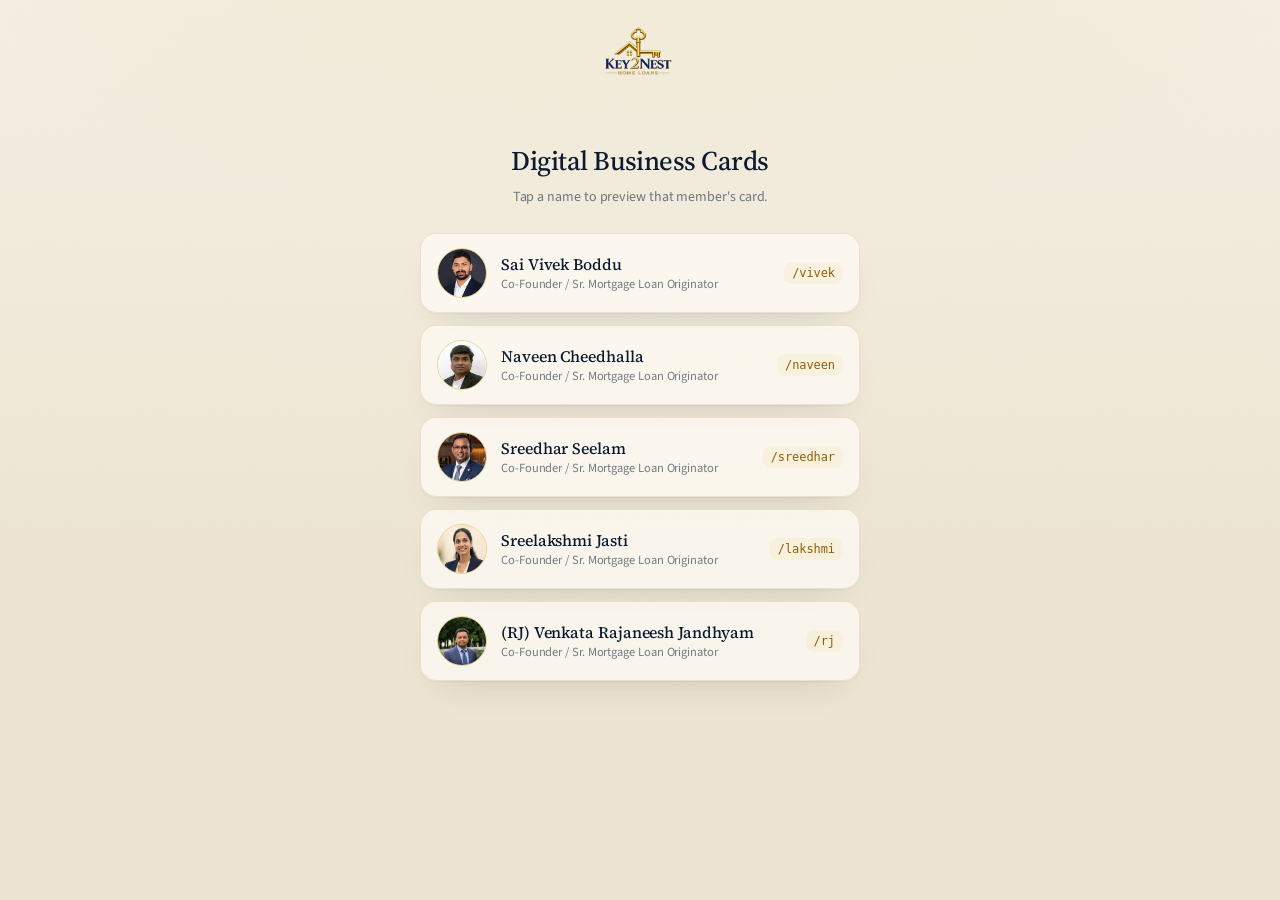
<file: Key2Nest_Version6 - Copy/cards/index.html>
<!doctype html>
<html lang="en">
<head>
  <meta charset="utf-8" />
  <meta name="viewport" content="width=device-width, initial-scale=1, viewport-fit=cover" />
  <meta name="theme-color" content="#0B1A2E" media="(prefers-color-scheme: dark)" />
  <meta name="theme-color" content="#F4EFE3" media="(prefers-color-scheme: light)" />
  <meta name="robots" content="noindex" />
  <title>Key2Nest — Team Cards</title>
  <link href="https://fonts.googleapis.com/css2?family=Source+Sans+3:wght@300..700&family=Source+Serif+4:opsz,wght@8..60,300..700&display=swap" rel="stylesheet" />
  <link rel="stylesheet" href="./card.css" />
</head>
<body class="index-body">
  <main class="index-wrap">
    <a class="brand" href="https://key2nesthomeloans.com" aria-label="Key2Nest Home Loans home">
      <picture>
        <source srcset="./assets/Logo_LV-1x.png 1x, ./assets/Logo_LV-2x.png 2x" media="(prefers-color-scheme: light)" />
        <img src="./assets/Logo_DV-1x.png" srcset="./assets/Logo_DV-1x.png 1x, ./assets/Logo_DV-2x.png 2x" alt="Key2Nest Home Loans" class="index-logo" width="200" height="200" />
      </picture>
    </a>
    <h1>Digital Business Cards</h1>
    <p class="index-sub">Tap a name to preview that member's card.</p>
    <ul class="index-list">
      <li><a href="./vivek/">
        <img src="./assets/Vivek.jpeg" alt="" width="56" height="56" />
        <span><strong>Sai Vivek Boddu</strong><em>Co-Founder / Sr. Mortgage Loan Originator</em></span>
        <code>/vivek</code></a></li>
      <li><a href="./naveen/">
        <img src="./assets/Naveen.jpeg" alt="" width="56" height="56" />
        <span><strong>Naveen Cheedhalla</strong><em>Co-Founder / Sr. Mortgage Loan Originator</em></span>
        <code>/naveen</code></a></li>
      <li><a href="./sreedhar/">
        <img src="./assets/Sreedhar.jpeg" alt="" width="56" height="56" />
        <span><strong>Sreedhar Seelam</strong><em>Co-Founder / Sr. Mortgage Loan Originator</em></span>
        <code>/sreedhar</code></a></li>
      <li><a href="./lakshmi/">
        <img src="./assets/Lakshmi.jpeg" alt="" width="56" height="56" />
        <span><strong>Sreelakshmi Jasti</strong><em>Co-Founder / Sr. Mortgage Loan Originator</em></span>
        <code>/lakshmi</code></a></li>
      <li><a href="./rj/">
        <img src="./assets/Rajaneesh_new.png" alt="" width="56" height="56" />
        <span><strong>(RJ) Venkata Rajaneesh Jandhyam</strong><em>Co-Founder / Sr. Mortgage Loan Originator</em></span>
        <code>/rj</code></a></li>
    </ul>
  </main>
</body>
</html>
</file>
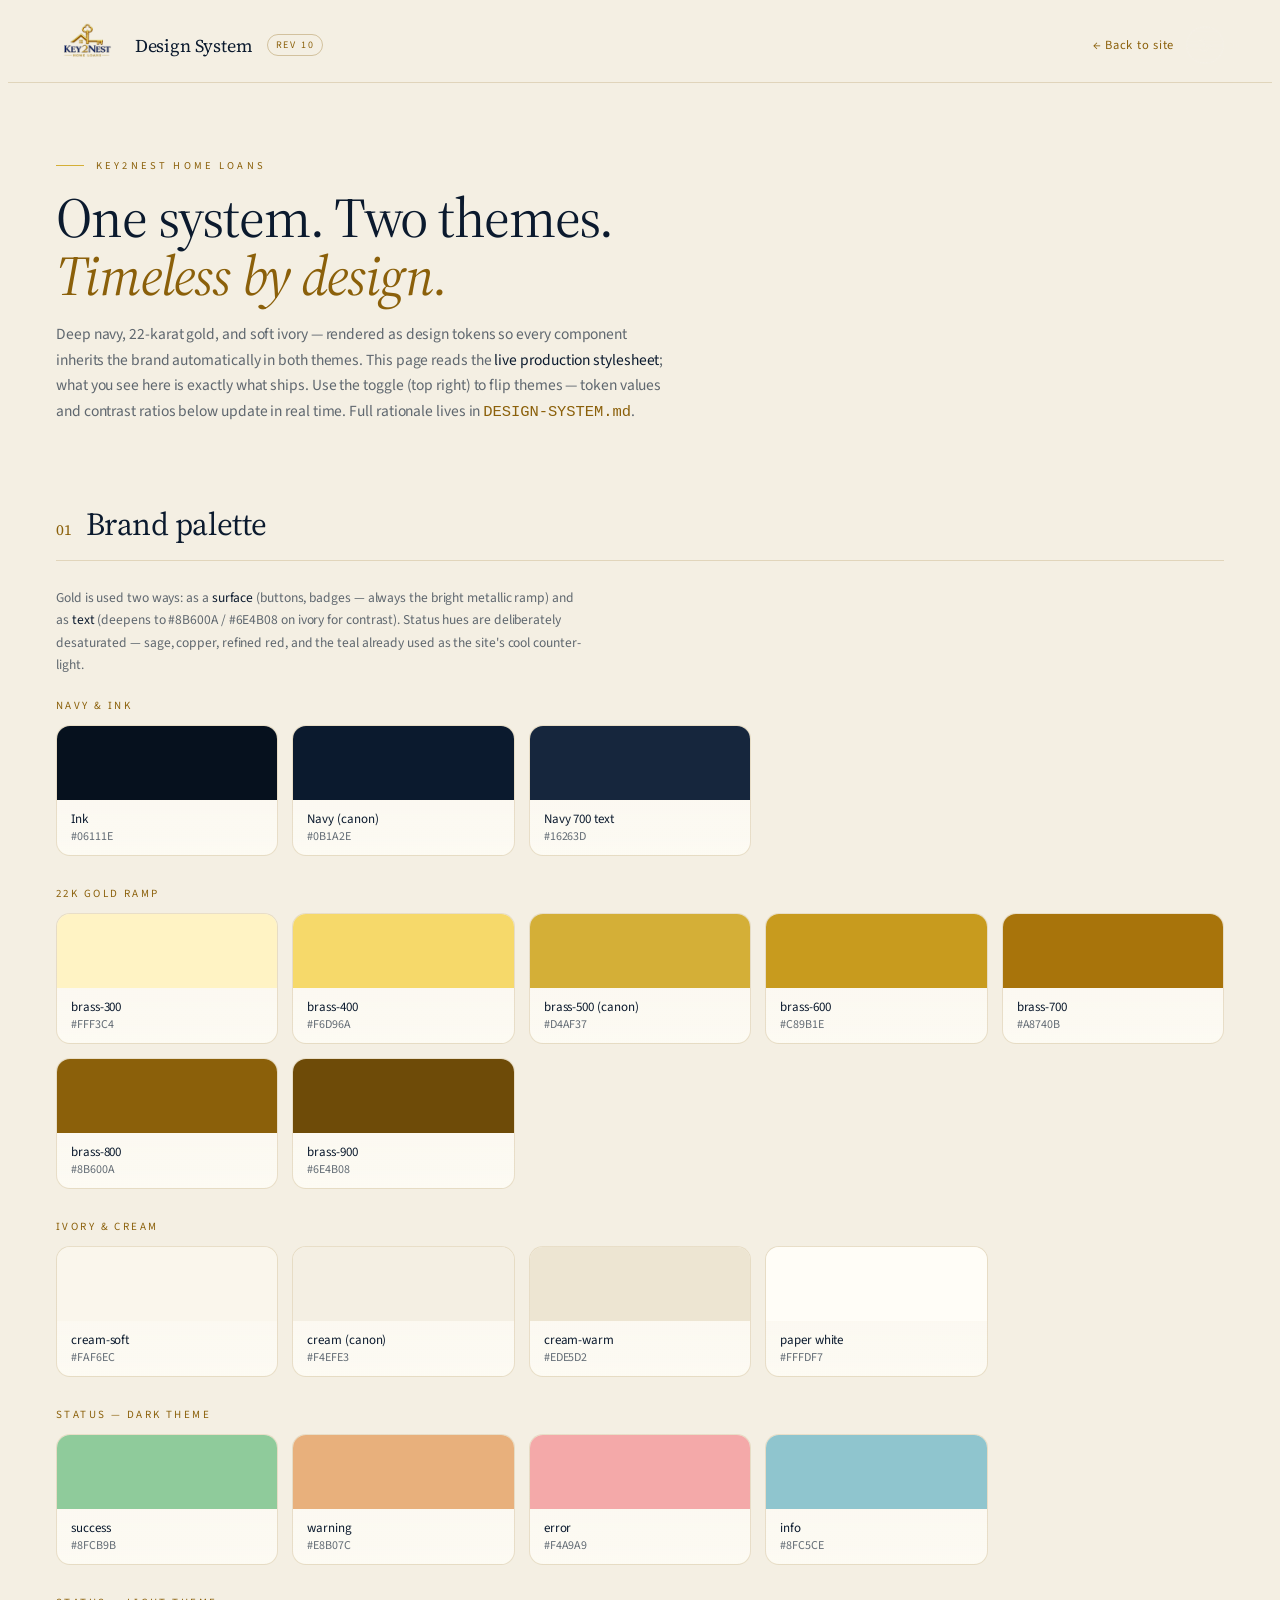
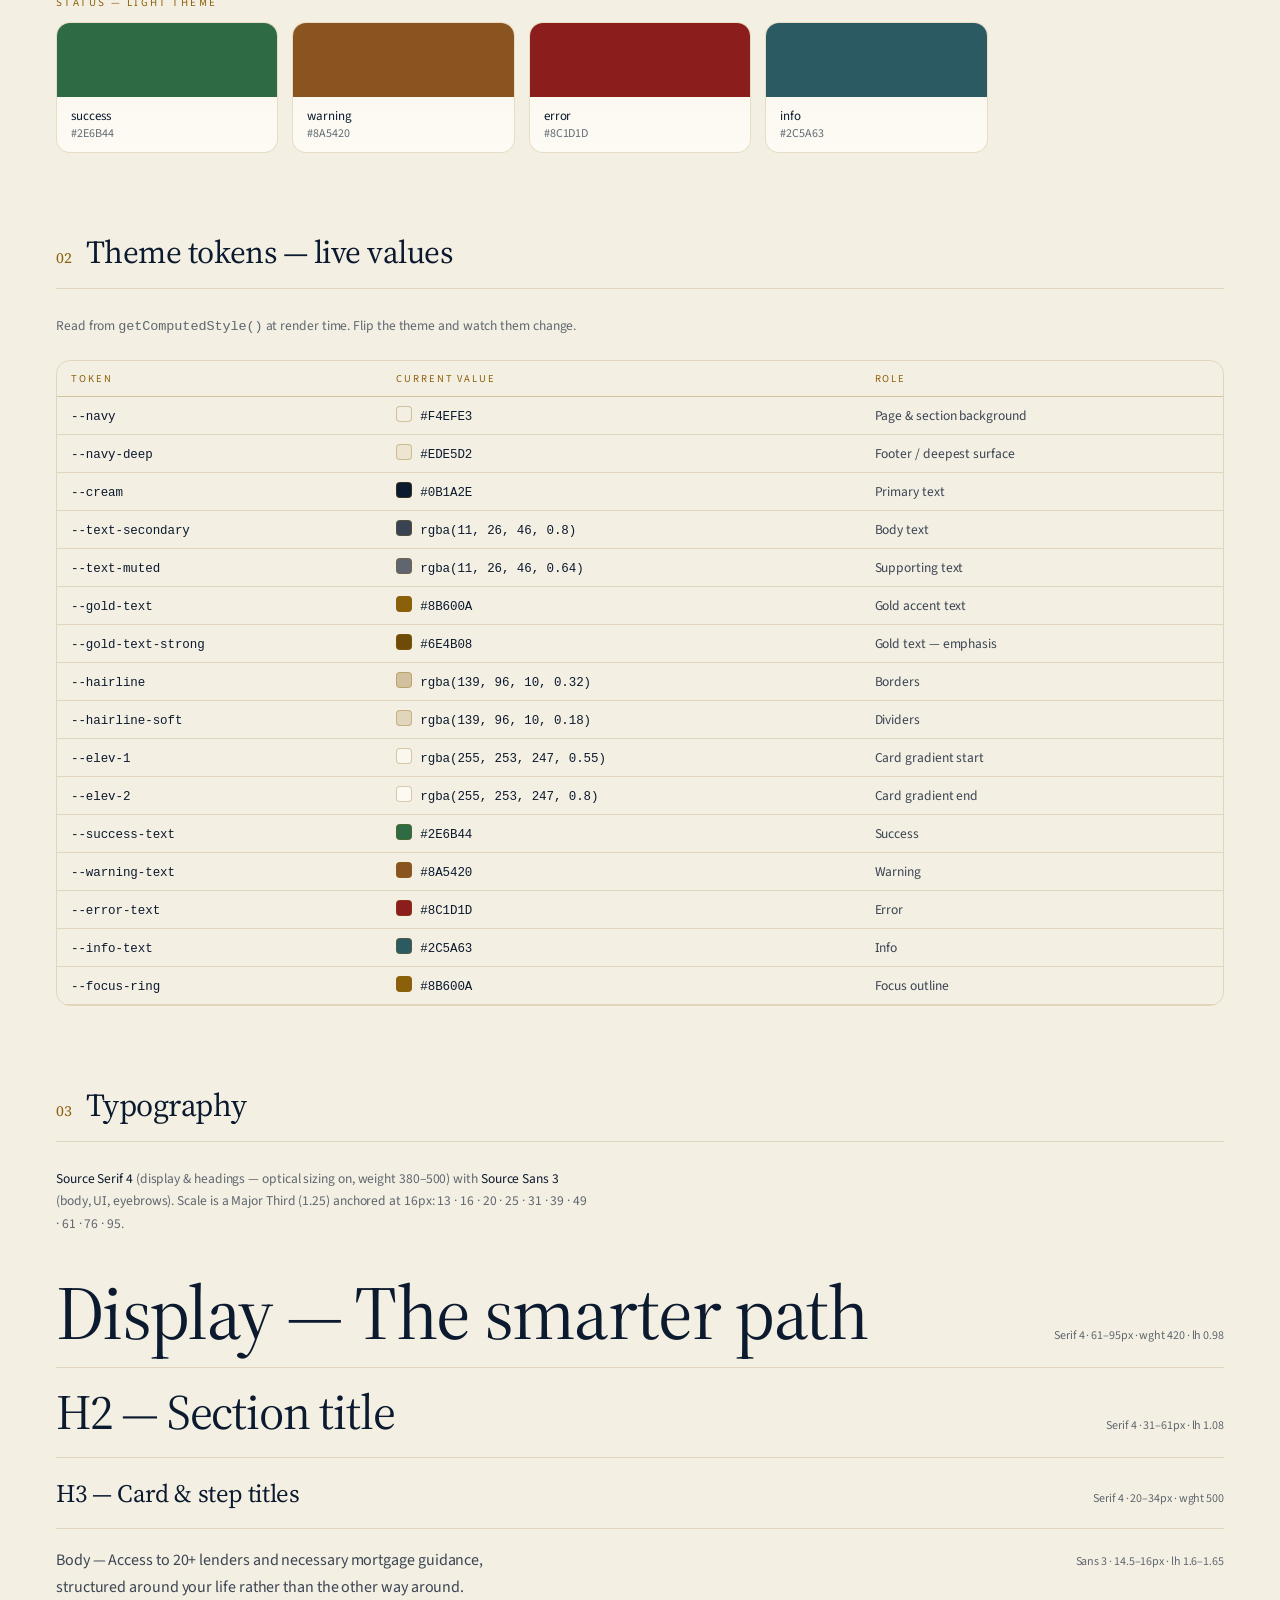
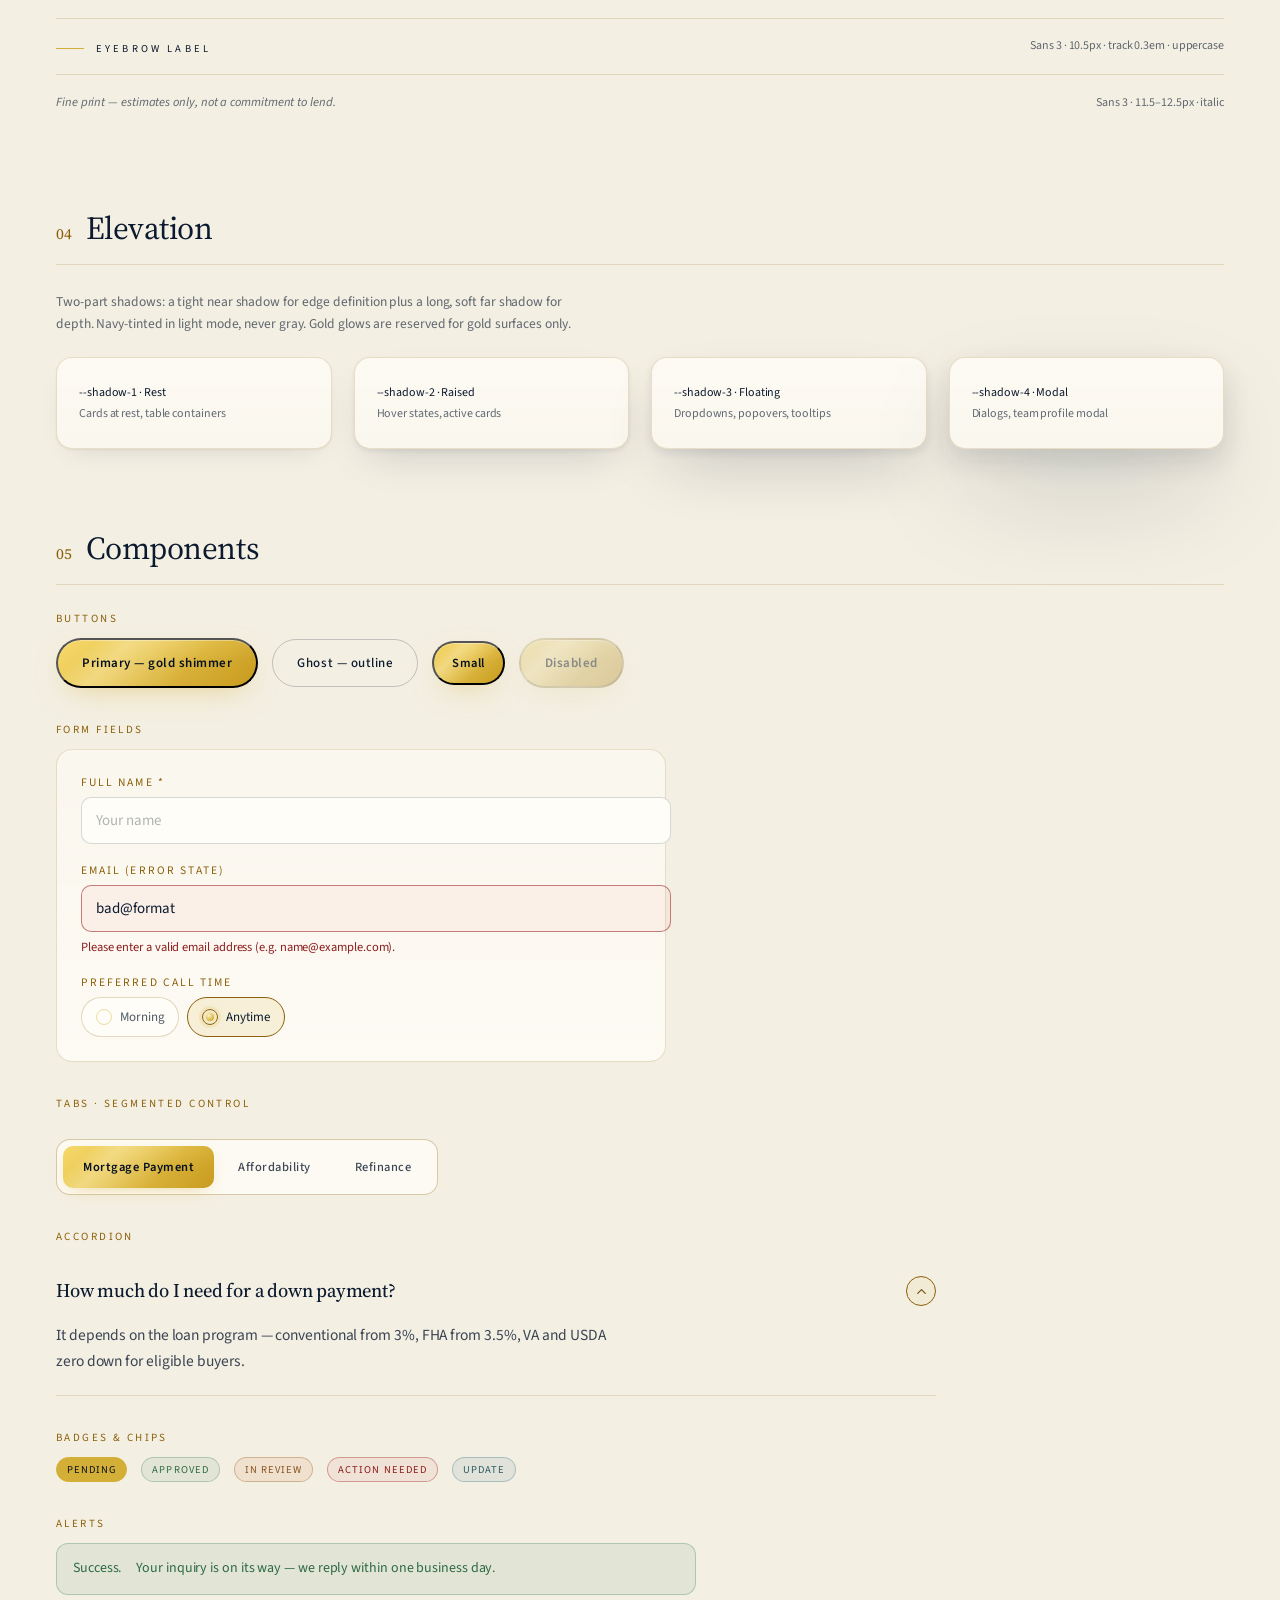
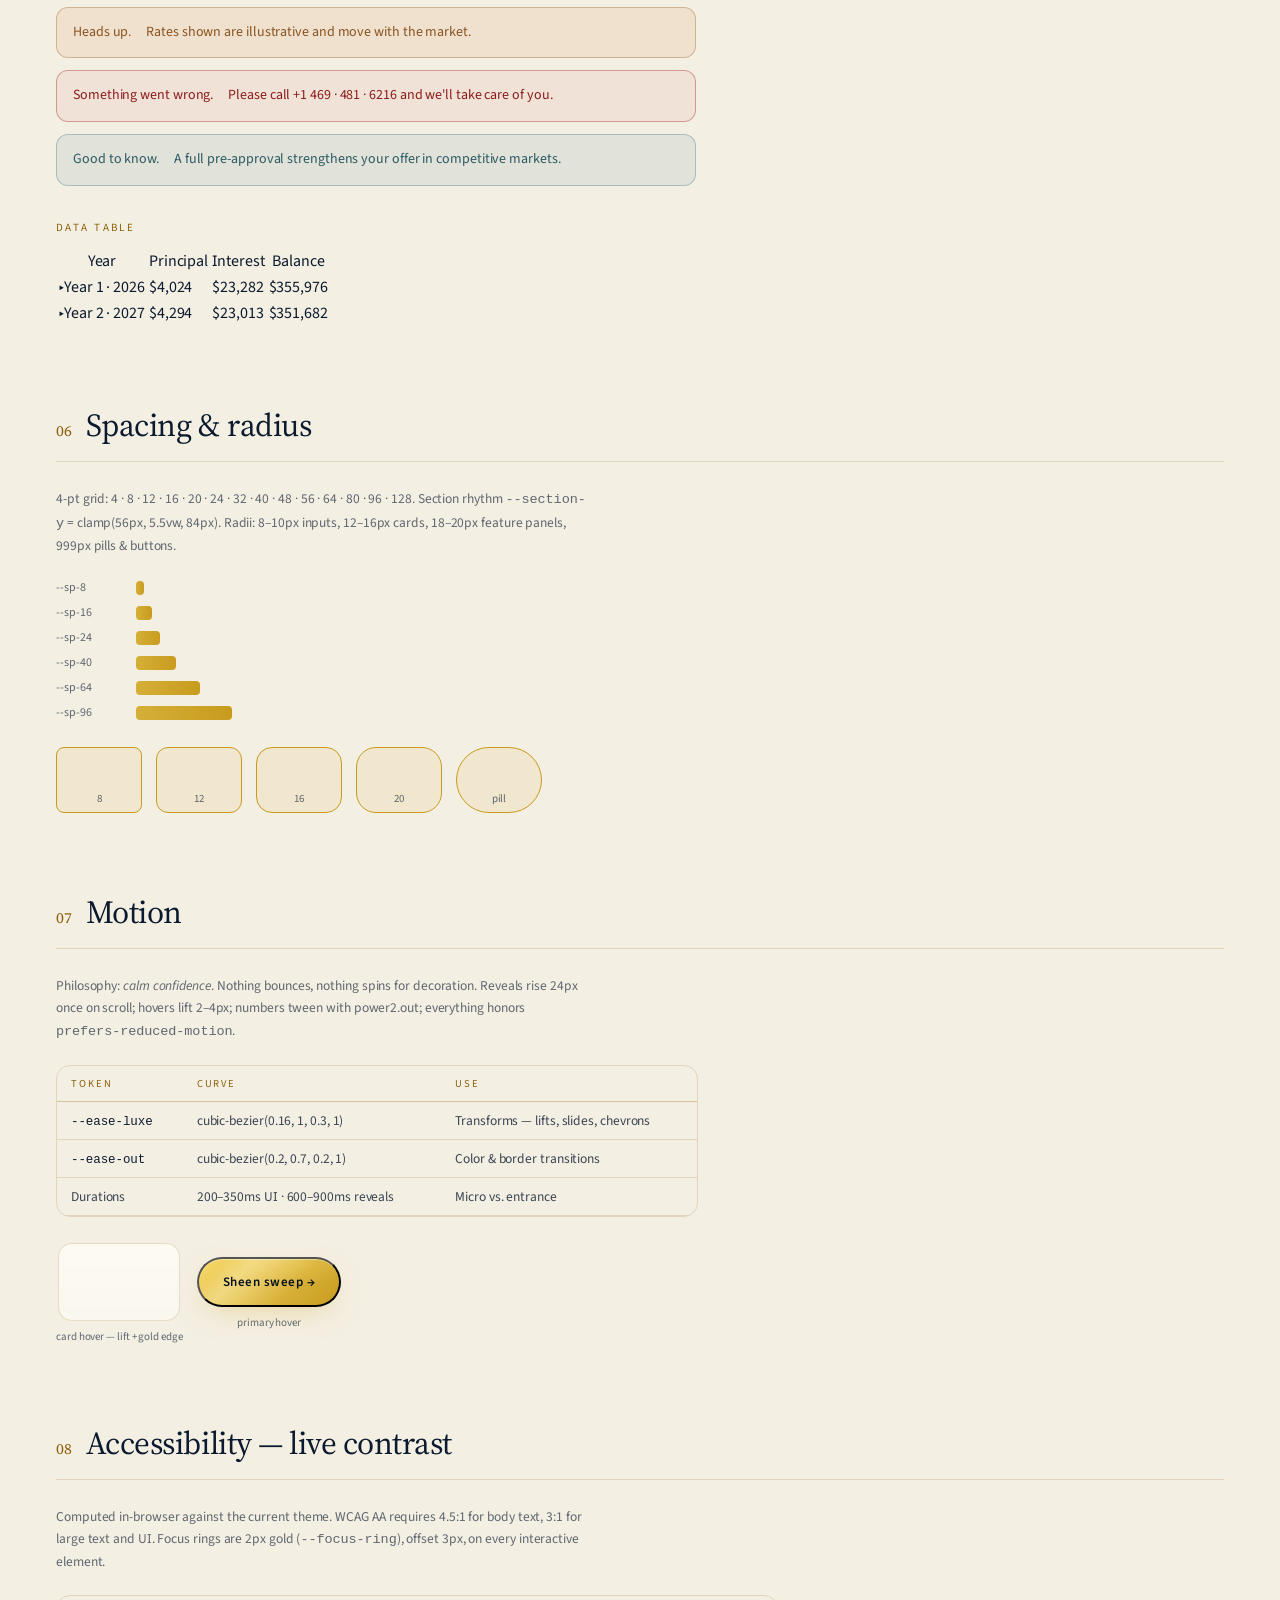
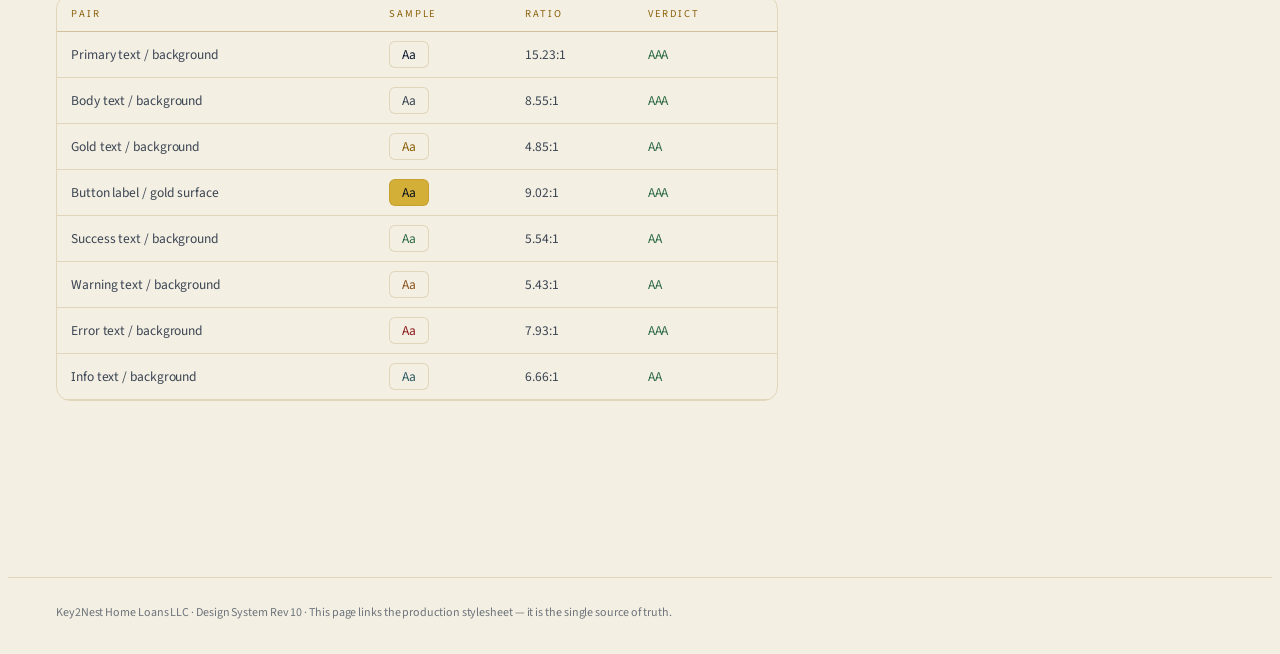
<file: Key2Nest_Version6 - Copy/styleguide.html>
<!doctype html>
<html lang="en" data-theme="dark">
<head>
  <meta charset="utf-8" />
  <meta name="viewport" content="width=device-width, initial-scale=1" />
  <meta name="robots" content="noindex" />
  <title>Key2Nest — Design System</title>
  <link rel="icon" type="image/svg+xml" href="assets/favicon.svg" />
  <link rel="preconnect" href="https://fonts.googleapis.com" />
  <link rel="preconnect" href="https://fonts.gstatic.com" crossorigin />
  <link href="https://fonts.googleapis.com/css2?family=Source+Sans+3:ital,wght@0,300..700;1,300..700&family=Source+Serif+4:ital,opsz,wght@0,8..60,300..700;1,8..60,300..700&display=swap" rel="stylesheet" />

  <!-- Same theme bootstrap as the site — shares the visitor's stored choice -->
  <script>
    try {
      var t = localStorage.getItem('k2n-theme');
      document.documentElement.dataset.theme = t || (window.matchMedia && window.matchMedia('(prefers-color-scheme: light)').matches ? 'light' : 'dark');
    } catch (e) { document.documentElement.dataset.theme = 'dark'; }
  </script>

  <!-- PRODUCTION stylesheet — this guide reads the real tokens, so it cannot drift -->
  <link rel="stylesheet" href="styles.css?v=rev10" />

  <style>
    /* Guide-local layout only — every color below comes from production tokens */
    .sg-nav {
      position: sticky; top: 0; z-index: 50;
      display: flex; align-items: center; justify-content: space-between; gap: 16px;
      padding: 14px clamp(20px, 4vw, 48px);
      background: color-mix(in srgb, var(--navy) 86%, transparent);
      backdrop-filter: blur(16px);
      border-bottom: 1px solid var(--hairline-soft);
    }
    .sg-nav-title { display: flex; align-items: center; gap: 14px; }
    /* Defer to the production .logo-img geometry — setting height/width here
       would bypass the crop and render the padded canvas at 40px square. */
    .sg-nav-title img { --logo-h: 46px; }
    .sg-nav-title .t {
      font-family: "Source Serif 4", serif; font-size: 18px; color: var(--cream);
      letter-spacing: -0.01em;
    }
    .sg-nav-title .v {
      font-family: "Source Sans 3", sans-serif; font-size: 10px; letter-spacing: 0.18em;
      text-transform: uppercase; color: var(--gold-text); border: 1px solid var(--hairline);
      padding: 3px 8px; border-radius: 999px;
    }
    .sg-main { max-width: 1180px; margin: 0 auto; padding: clamp(32px, 5vw, 64px) clamp(20px, 4vw, 48px) 96px; }
    .sg-section { margin-top: clamp(48px, 6vw, 80px); }
    .sg-h { display: flex; align-items: baseline; gap: 14px; border-bottom: 1px solid var(--hairline-soft); padding-bottom: 14px; margin-bottom: 26px; }
    .sg-h .n { font-family: "Source Serif 4", serif; font-size: 15px; color: var(--gold-text); font-variant-numeric: tabular-nums; }
    .sg-h h2 { font-size: clamp(24px, 2.6vw, 32px); margin: 0; color: var(--cream); font-weight: 500; letter-spacing: -0.015em; }
    .sg-note { font-size: 13.5px; color: var(--text-muted); max-width: 76ch; line-height: 1.65; margin: 0 0 22px; }
    .sg-grid { display: grid; grid-template-columns: repeat(auto-fill, minmax(215px, 1fr)); gap: 14px; }
    .sg-group { margin-bottom: 30px; }
    .sg-group-h { font-family: "Source Sans 3", sans-serif; font-size: 11px; letter-spacing: 0.22em; text-transform: uppercase; color: var(--gold-text); margin: 0 0 12px; font-weight: 500; }
    .sw { border: 1px solid var(--hairline-soft); border-radius: 14px; overflow: hidden; background: linear-gradient(180deg, var(--elev-1), var(--elev-2)), var(--navy); }
    .sw-chip { height: 74px; }
    .sw-meta { padding: 10px 14px; }
    .sw-meta .nm { font-size: 13px; color: var(--cream); font-weight: 600; font-family: "Source Sans 3", sans-serif; }
    .sw-meta .hx { font-size: 12px; color: var(--text-muted); font-variant-numeric: tabular-nums; font-family: "Source Sans 3", sans-serif; }
    .sg-table { width: 100%; border-collapse: collapse; font-size: 13.5px; }
    .sg-table th { text-align: left; font-family: "Source Sans 3", sans-serif; font-size: 10.5px; letter-spacing: 0.18em; text-transform: uppercase; color: var(--gold-text); font-weight: 500; padding: 10px 14px; border-bottom: 1px solid var(--hairline); }
    .sg-table td { padding: 9px 14px; border-bottom: 1px solid var(--hairline-soft); color: var(--text-secondary); vertical-align: middle; }
    .sg-table code { font-size: 12.5px; color: var(--cream); }
    .sg-dot { display: inline-block; width: 14px; height: 14px; border-radius: 4px; border: 1px solid var(--hairline); vertical-align: -2px; margin-right: 8px; }
    .sg-wrap-x { overflow-x: auto; border: 1px solid var(--hairline-soft); border-radius: 14px; }
    .spec { display: flex; align-items: baseline; justify-content: space-between; gap: 24px; padding: 18px 0; border-bottom: 1px solid var(--hairline-soft); flex-wrap: wrap; }
    .spec .sample { color: var(--cream); }
    .spec .meta { font-family: "Source Sans 3", sans-serif; font-size: 12px; color: var(--text-muted); white-space: nowrap; font-variant-numeric: tabular-nums; }
    .elev-row { display: grid; grid-template-columns: repeat(auto-fit, minmax(200px, 1fr)); gap: 22px; }
    .elev-card { border-radius: 16px; padding: 26px 22px; background: linear-gradient(180deg, var(--elev-2), var(--elev-1)), var(--navy); border: 1px solid var(--hairline-soft); }
    .elev-card .nm { font-family: "Source Sans 3", sans-serif; font-size: 12px; color: var(--cream); font-weight: 600; margin: 0 0 4px; }
    .elev-card .us { font-size: 12px; color: var(--text-muted); margin: 0; }
    .comp-block { margin-bottom: 34px; }
    .comp-row { display: flex; flex-wrap: wrap; gap: 14px; align-items: center; }
    .comp-panel { border: 1px solid var(--hairline-soft); border-radius: 16px; padding: 24px; background: linear-gradient(180deg, var(--elev-1), var(--elev-2)), var(--navy); }
    .sp-bar { height: 14px; background: linear-gradient(90deg, var(--brass-500), var(--brass-600)); border-radius: 4px; }
    .sp-row { display: flex; align-items: center; gap: 16px; margin-bottom: 8px; font-family: "Source Sans 3", sans-serif; font-size: 12px; color: var(--text-muted); font-variant-numeric: tabular-nums; }
    .sp-row .lbl { width: 64px; }
    .rad-chip { width: 84px; height: 58px; border: 1.5px solid var(--brass-600); background: var(--tint-brass); display: inline-flex; align-items: flex-end; justify-content: center; padding-bottom: 6px; font-family: "Source Sans 3", sans-serif; font-size: 11px; color: var(--text-muted); }
    .motion-demo { display: inline-flex; flex-direction: column; gap: 8px; align-items: center; }
    .motion-chip { width: 120px; height: 76px; border-radius: 14px; background: linear-gradient(180deg, var(--elev-2), var(--elev-1)), var(--navy); border: 1px solid var(--hairline-soft); transition: transform 350ms var(--ease-luxe), border-color 300ms var(--ease-out), box-shadow 300ms var(--ease-out); }
    .motion-chip:hover { transform: translateY(-4px); border-color: var(--brass-500); box-shadow: var(--shadow-2); }
    .motion-demo .lbl { font-size: 11px; color: var(--text-muted); font-family: "Source Sans 3", sans-serif; }
    .pass { color: var(--success-text); font-weight: 600; }
    .warn2 { color: var(--warning-text); font-weight: 600; }
    footer.sg-foot { border-top: 1px solid var(--hairline-soft); margin-top: 80px; padding: 26px clamp(20px, 4vw, 48px); font-size: 12px; color: var(--text-quiet); }
    a.sg-back { color: var(--gold-text); text-decoration: none; font-family: "Source Sans 3", sans-serif; font-size: 12.5px; letter-spacing: 0.06em; }
    a.sg-back:hover { color: var(--gold-text-strong); }
  </style>
</head>
<body>

  <header class="sg-nav">
    <div class="sg-nav-title">
      <span class="logo-pill logo-bare" style="padding:6px 10px">
        <img src="assets/Logo_DV-1x.png" srcset="assets/Logo_DV-1x.png 1x, assets/Logo_DV-2x.png 2x" alt="Key2Nest" width="288" height="288" decoding="async" class="logo-img logo-img-dark" />
        <img src="assets/Logo_LV-1x.png" srcset="assets/Logo_LV-1x.png 1x, assets/Logo_LV-2x.png 2x" alt="Key2Nest" width="288" height="288" decoding="async" class="logo-img logo-img-light" />
      </span>
      <span class="t">Design System</span>
      <span class="v">Rev 10</span>
    </div>
    <div style="display:flex; align-items:center; gap:12px">
      <a class="sg-back" href="index.html">← Back to site</a>
      <button type="button" class="theme-toggle" aria-label="Switch between dark and light theme">
        <svg class="icon-sun" width="16" height="16" viewBox="0 0 24 24" fill="none" stroke="currentColor" stroke-width="1.8" aria-hidden="true"><circle cx="12" cy="12" r="4"/><path d="M12 2v2M12 20v2M4.93 4.93l1.41 1.41M17.66 17.66l1.41 1.41M2 12h2M20 12h2M4.93 19.07l1.41-1.41M17.66 6.34l1.41-1.41"/></svg>
        <svg class="icon-moon" width="16" height="16" viewBox="0 0 24 24" fill="none" stroke="currentColor" stroke-width="1.8" aria-hidden="true"><path d="M21 12.79A9 9 0 1 1 11.21 3 7 7 0 0 0 21 12.79z"/></svg>
      </button>
    </div>
  </header>

  <main class="sg-main">

    <p class="eyebrow">Key2Nest Home Loans</p>
    <h1 class="font-display" style="font-size:clamp(34px,4.5vw,56px); color:var(--cream); font-weight:400; letter-spacing:-0.02em; margin:0 0 16px; line-height:1.05">
      One system. Two themes.<br /><em style="color:var(--gold-text)">Timeless by design.</em>
    </h1>
    <p class="sg-note" style="font-size:15.5px">
      Deep navy, 22-karat gold, and soft ivory — rendered as design tokens so every component inherits
      the brand automatically in both themes. This page reads the <strong style="color:var(--cream)">live production stylesheet</strong>;
      what you see here is exactly what ships. Use the toggle (top right) to flip themes — token values and contrast
      ratios below update in real time. Full rationale lives in <code style="color:var(--gold-text)">DESIGN-SYSTEM.md</code>.
    </p>

    <!-- 1 · PALETTE -->
    <section class="sg-section" id="palette">
      <div class="sg-h"><span class="n">01</span><h2 class="font-display">Brand palette</h2></div>
      <p class="sg-note">Gold is used two ways: as a <strong style="color:var(--cream)">surface</strong> (buttons, badges — always the bright metallic ramp) and as <strong style="color:var(--cream)">text</strong> (deepens to #8B600A / #6E4B08 on ivory for contrast). Status hues are deliberately desaturated — sage, copper, refined red, and the teal already used as the site's cool counter-light.</p>
      <div id="sw-root"></div>
    </section>

    <!-- 2 · LIVE TOKENS -->
    <section class="sg-section" id="tokens">
      <div class="sg-h"><span class="n">02</span><h2 class="font-display">Theme tokens — live values</h2></div>
      <p class="sg-note">Read from <code>getComputedStyle()</code> at render time. Flip the theme and watch them change.</p>
      <div class="sg-wrap-x"><table class="sg-table" id="token-table">
        <thead><tr><th>Token</th><th>Current value</th><th>Role</th></tr></thead>
        <tbody></tbody>
      </table></div>
    </section>

    <!-- 3 · TYPOGRAPHY -->
    <section class="sg-section" id="type">
      <div class="sg-h"><span class="n">03</span><h2 class="font-display">Typography</h2></div>
      <p class="sg-note"><strong style="color:var(--cream)">Source Serif 4</strong> (display &amp; headings — optical sizing on, weight 380–500) with <strong style="color:var(--cream)">Source Sans 3</strong> (body, UI, eyebrows). Scale is a Major Third (1.25) anchored at 16px: 13 · 16 · 20 · 25 · 31 · 39 · 49 · 61 · 76 · 95.</p>
      <div class="spec"><span class="sample font-display" style="font-size:clamp(40px,6vw,76px); line-height:0.98; letter-spacing:-0.022em; font-variation-settings:'opsz' 60, 'wght' 420">Display — The smarter path</span><span class="meta">Serif 4 · 61–95px · wght 420 · lh 0.98</span></div>
      <div class="spec"><span class="sample font-display" style="font-size:clamp(31px,4vw,49px); line-height:1.08; letter-spacing:-0.022em">H2 — Section title</span><span class="meta">Serif 4 · 31–61px · lh 1.08</span></div>
      <div class="spec"><span class="sample font-display" style="font-size:25px; font-weight:500; letter-spacing:-0.015em">H3 — Card &amp; step titles</span><span class="meta">Serif 4 · 20–34px · wght 500</span></div>
      <div class="spec"><span class="sample" style="font-size:16px; line-height:1.65; color:var(--text-secondary); max-width:56ch">Body — Access to 20+ lenders and necessary mortgage guidance, structured around your life rather than the other way around.</span><span class="meta">Sans 3 · 14.5–16px · lh 1.6–1.65</span></div>
      <div class="spec"><span class="sample eyebrow" style="margin:0">Eyebrow label</span><span class="meta">Sans 3 · 10.5px · track 0.3em · uppercase</span></div>
      <div class="spec" style="border-bottom:0"><span class="sample" style="font-size:12.5px; color:var(--text-muted); font-style:italic">Fine print — estimates only, not a commitment to lend.</span><span class="meta">Sans 3 · 11.5–12.5px · italic</span></div>
    </section>

    <!-- 4 · ELEVATION -->
    <section class="sg-section" id="elevation">
      <div class="sg-h"><span class="n">04</span><h2 class="font-display">Elevation</h2></div>
      <p class="sg-note">Two-part shadows: a tight near shadow for edge definition plus a long, soft far shadow for depth. Navy-tinted in light mode, never gray. Gold glows are reserved for gold surfaces only.</p>
      <div class="elev-row">
        <div class="elev-card" style="box-shadow:var(--shadow-1)"><p class="nm">--shadow-1 · Rest</p><p class="us">Cards at rest, table containers</p></div>
        <div class="elev-card" style="box-shadow:var(--shadow-2)"><p class="nm">--shadow-2 · Raised</p><p class="us">Hover states, active cards</p></div>
        <div class="elev-card" style="box-shadow:var(--shadow-3)"><p class="nm">--shadow-3 · Floating</p><p class="us">Dropdowns, popovers, tooltips</p></div>
        <div class="elev-card" style="box-shadow:var(--shadow-4)"><p class="nm">--shadow-4 · Modal</p><p class="us">Dialogs, team profile modal</p></div>
      </div>
    </section>

    <!-- 5 · COMPONENTS -->
    <section class="sg-section" id="components">
      <div class="sg-h"><span class="n">05</span><h2 class="font-display">Components</h2></div>

      <div class="comp-block">
        <p class="sg-group-h">Buttons</p>
        <div class="comp-row">
          <button class="btn btn-primary"><span>Primary — gold shimmer</span></button>
          <button class="btn btn-ghost"><span>Ghost — outline</span></button>
          <button class="btn btn-primary btn-sm"><span>Small</span></button>
          <button class="btn btn-primary" disabled><span>Disabled</span></button>
        </div>
      </div>

      <div class="comp-block">
        <p class="sg-group-h">Form fields</p>
        <div class="comp-panel" style="display:grid; gap:18px; max-width:560px">
          <div class="form-row">
            <label class="form-label">Full name <span class="form-req">*</span></label>
            <input type="text" class="form-input" placeholder="Your name" />
          </div>
          <div class="form-row">
            <label class="form-label">Email (error state)</label>
            <input type="text" class="form-input is-invalid" value="bad@format" />
            <p class="form-error" style="color:var(--error-text)">Please enter a valid email address (e.g. name@example.com).</p>
          </div>
          <div class="form-row">
            <label class="form-label">Preferred call time</label>
            <div class="form-radio-group">
              <label class="form-radio"><input type="radio" name="sg-r" /> <span>Morning</span></label>
              <label class="form-radio"><input type="radio" name="sg-r" checked /> <span>Anytime</span></label>
            </div>
          </div>
        </div>
      </div>

      <div class="comp-block">
        <p class="sg-group-h">Tabs · segmented control</p>
        <div class="calc-tabs" role="tablist">
          <button class="calc-tab" aria-selected="true">Mortgage Payment</button>
          <button class="calc-tab" aria-selected="false">Affordability</button>
          <button class="calc-tab" aria-selected="false">Refinance</button>
        </div>
      </div>

      <div class="comp-block">
        <p class="sg-group-h">Accordion</p>
        <div class="faq-list" style="margin-top:0">
          <details class="faq-item" open>
            <summary><span class="faq-q">How much do I need for a down payment?</span><span class="faq-toggle" aria-hidden="true"><svg width="15" height="15" viewBox="0 0 24 24" fill="none" stroke="currentColor" stroke-width="1.8" stroke-linecap="round" stroke-linejoin="round"><path d="m6 9 6 6 6-6"/></svg></span></summary>
            <div class="faq-a"><p>It depends on the loan program — conventional from 3%, FHA from 3.5%, VA and USDA zero down for eligible buyers.</p></div>
          </details>
        </div>
      </div>

      <div class="comp-block">
        <p class="sg-group-h">Badges &amp; chips</p>
        <div class="comp-row">
          <span class="badge badge-gold">Pending</span>
          <span class="badge badge-success">Approved</span>
          <span class="badge badge-warning">In review</span>
          <span class="badge badge-error">Action needed</span>
          <span class="badge badge-info">Update</span>
        </div>
      </div>

      <div class="comp-block">
        <p class="sg-group-h">Alerts</p>
        <div style="display:grid; gap:12px; max-width:640px">
          <div class="alert alert-success"><strong>Success.</strong>&nbsp;Your inquiry is on its way — we reply within one business day.</div>
          <div class="alert alert-warning"><strong>Heads up.</strong>&nbsp;Rates shown are illustrative and move with the market.</div>
          <div class="alert alert-error"><strong>Something went wrong.</strong>&nbsp;Please call +1 469 · 481 · 6216 and we'll take care of you.</div>
          <div class="alert alert-info"><strong>Good to know.</strong>&nbsp;A full pre-approval strengthens your offer in competitive markets.</div>
        </div>
      </div>

      <div class="comp-block">
        <p class="sg-group-h">Data table</p>
        <div class="amort-table-wrap" style="max-width:640px"><table class="amort-table">
          <thead><tr><th>Year</th><th>Principal</th><th>Interest</th><th>Balance</th></tr></thead>
          <tbody>
            <tr class="amort-year"><td><span class="amort-year-chev">▸</span>Year 1 · 2026</td><td>$4,024</td><td>$23,282</td><td>$355,976</td></tr>
            <tr class="amort-year"><td><span class="amort-year-chev">▸</span>Year 2 · 2027</td><td>$4,294</td><td>$23,013</td><td>$351,682</td></tr>
          </tbody>
        </table></div>
      </div>
    </section>

    <!-- 6 · SPACING & RADIUS -->
    <section class="sg-section" id="spacing">
      <div class="sg-h"><span class="n">06</span><h2 class="font-display">Spacing &amp; radius</h2></div>
      <p class="sg-note">4-pt grid: 4 · 8 · 12 · 16 · 20 · 24 · 32 · 40 · 48 · 56 · 64 · 80 · 96 · 128. Section rhythm <code>--section-y</code> = clamp(56px, 5.5vw, 84px). Radii: 8–10px inputs, 12–16px cards, 18–20px feature panels, 999px pills &amp; buttons.</p>
      <div style="max-width:560px; margin-bottom:26px">
        <div class="sp-row"><span class="lbl">--sp-8</span><span class="sp-bar" style="width:8px"></span></div>
        <div class="sp-row"><span class="lbl">--sp-16</span><span class="sp-bar" style="width:16px"></span></div>
        <div class="sp-row"><span class="lbl">--sp-24</span><span class="sp-bar" style="width:24px"></span></div>
        <div class="sp-row"><span class="lbl">--sp-40</span><span class="sp-bar" style="width:40px"></span></div>
        <div class="sp-row"><span class="lbl">--sp-64</span><span class="sp-bar" style="width:64px"></span></div>
        <div class="sp-row"><span class="lbl">--sp-96</span><span class="sp-bar" style="width:96px"></span></div>
      </div>
      <div class="comp-row">
        <span class="rad-chip" style="border-radius:8px">8</span>
        <span class="rad-chip" style="border-radius:12px">12</span>
        <span class="rad-chip" style="border-radius:16px">16</span>
        <span class="rad-chip" style="border-radius:20px">20</span>
        <span class="rad-chip" style="border-radius:999px">pill</span>
      </div>
    </section>

    <!-- 7 · MOTION -->
    <section class="sg-section" id="motion">
      <div class="sg-h"><span class="n">07</span><h2 class="font-display">Motion</h2></div>
      <p class="sg-note">Philosophy: <em>calm confidence</em>. Nothing bounces, nothing spins for decoration. Reveals rise 24px once on scroll; hovers lift 2–4px; numbers tween with power2.out; everything honors <code>prefers-reduced-motion</code>.</p>
      <div class="sg-wrap-x" style="max-width:640px; margin-bottom:26px"><table class="sg-table">
        <thead><tr><th>Token</th><th>Curve</th><th>Use</th></tr></thead>
        <tbody>
          <tr><td><code>--ease-luxe</code></td><td>cubic-bezier(0.16, 1, 0.3, 1)</td><td>Transforms — lifts, slides, chevrons</td></tr>
          <tr><td><code>--ease-out</code></td><td>cubic-bezier(0.2, 0.7, 0.2, 1)</td><td>Color &amp; border transitions</td></tr>
          <tr><td>Durations</td><td>200–350ms UI · 600–900ms reveals</td><td>Micro vs. entrance</td></tr>
        </tbody>
      </table></div>
      <div class="comp-row">
        <span class="motion-demo"><span class="motion-chip"></span><span class="lbl">card hover — lift + gold edge</span></span>
        <span class="motion-demo"><button class="btn btn-primary"><span>Sheen sweep →</span></button><span class="lbl">primary hover</span></span>
      </div>
    </section>

    <!-- 8 · ACCESSIBILITY -->
    <section class="sg-section" id="a11y">
      <div class="sg-h"><span class="n">08</span><h2 class="font-display">Accessibility — live contrast</h2></div>
      <p class="sg-note">Computed in-browser against the current theme. WCAG AA requires 4.5:1 for body text, 3:1 for large text and UI. Focus rings are 2px gold (<code>--focus-ring</code>), offset 3px, on every interactive element.</p>
      <div class="sg-wrap-x" style="max-width:720px"><table class="sg-table" id="contrast-table">
        <thead><tr><th>Pair</th><th>Sample</th><th>Ratio</th><th>Verdict</th></tr></thead>
        <tbody></tbody>
      </table></div>
    </section>

  </main>

  <footer class="sg-foot">
    Key2Nest Home Loans LLC · Design System Rev 10 · This page links the production stylesheet — it is the single source of truth.
  </footer>

  <script>
    // Theme toggle — same storage key as the site
    document.querySelector('.theme-toggle').addEventListener('click', () => {
      const next = document.documentElement.dataset.theme === 'light' ? 'dark' : 'light';
      document.documentElement.dataset.theme = next;
      try { localStorage.setItem('k2n-theme', next); } catch (e) {}
      render();
    });

    const css = (name) => getComputedStyle(document.documentElement).getPropertyValue(name).trim();

    /* ---------- 1 · palette swatches ---------- */
    const GROUPS = [
      ['Navy & Ink', [['Ink', '#06111E'], ['Navy (canon)', '#0B1A2E'], ['Navy 700 text', '#16263D']]],
      ['22K Gold ramp', [['brass-300', '#FFF3C4'], ['brass-400', '#F6D96A'], ['brass-500 (canon)', '#D4AF37'], ['brass-600', '#C89B1E'], ['brass-700', '#A8740B'], ['brass-800', '#8B600A'], ['brass-900', '#6E4B08']]],
      ['Ivory & Cream', [['cream-soft', '#FAF6EC'], ['cream (canon)', '#F4EFE3'], ['cream-warm', '#EDE5D2'], ['paper white', '#FFFDF7']]],
      ['Status — dark theme', [['success', '#8FCB9B'], ['warning', '#E8B07C'], ['error', '#F4A9A9'], ['info', '#8FC5CE']]],
      ['Status — light theme', [['success', '#2E6B44'], ['warning', '#8A5420'], ['error', '#8C1D1D'], ['info', '#2C5A63']]],
    ];
    document.getElementById('sw-root').innerHTML = GROUPS.map(([g, items]) =>
      `<div class="sg-group"><p class="sg-group-h">${g}</p><div class="sg-grid">` +
      items.map(([n, hx]) => `<div class="sw"><div class="sw-chip" style="background:${hx}"></div><div class="sw-meta"><div class="nm">${n}</div><div class="hx">${hx}</div></div></div>`).join('') +
      `</div></div>`).join('');

    /* ---------- 2 · live token table ---------- */
    const TOKENS = [
      ['--navy', 'Page & section background'], ['--navy-deep', 'Footer / deepest surface'],
      ['--cream', 'Primary text'], ['--text-secondary', 'Body text'], ['--text-muted', 'Supporting text'],
      ['--gold-text', 'Gold accent text'], ['--gold-text-strong', 'Gold text — emphasis'],
      ['--hairline', 'Borders'], ['--hairline-soft', 'Dividers'],
      ['--elev-1', 'Card gradient start'], ['--elev-2', 'Card gradient end'],
      ['--success-text', 'Success'], ['--warning-text', 'Warning'], ['--error-text', 'Error'], ['--info-text', 'Info'],
      ['--focus-ring', 'Focus outline'],
    ];

    /* ---------- 8 · contrast math ---------- */
    function parseColor(str, fallbackBg) {
      const c = document.createElement('canvas').getContext('2d');
      c.fillStyle = str; const norm = c.fillStyle;
      let m = norm.match(/^#([0-9a-f]{6})$/i);
      if (m) { const n = parseInt(m[1], 16); return [n >> 16 & 255, n >> 8 & 255, n & 255, 1]; }
      m = norm.match(/rgba?\(([\d.]+),\s*([\d.]+),\s*([\d.]+)(?:,\s*([\d.]+))?\)/);
      if (m) return [+m[1], +m[2], +m[3], m[4] === undefined ? 1 : +m[4]];
      return [0, 0, 0, 1];
    }
    function composite(fg, bg) { const a = fg[3]; return [0, 1, 2].map(i => fg[i] * a + bg[i] * (1 - a)); }
    function lum(rgb) {
      const s = rgb.map(v => { v /= 255; return v <= 0.03928 ? v / 12.92 : Math.pow((v + 0.055) / 1.055, 2.4); });
      return 0.2126 * s[0] + 0.7152 * s[1] + 0.0722 * s[2];
    }
    function ratio(fgStr, bgStr) {
      const bg = parseColor(bgStr).slice(0, 3);
      const fg = composite(parseColor(fgStr), bg);
      const [l1, l2] = [lum(fg), lum(bg)].sort((a, b) => b - a);
      return (l1 + 0.05) / (l2 + 0.05);
    }

    function render() {
      // token table
      document.querySelector('#token-table tbody').innerHTML = TOKENS.map(([t, role]) => {
        const v = css(t);
        return `<tr><td><code>${t}</code></td><td><span class="sg-dot" style="background:${v}"></span><code>${v}</code></td><td>${role}</td></tr>`;
      }).join('');

      // contrast table
      const bg = css('--navy');
      const PAIRS = [
        ['Primary text / background', css('--cream'), bg],
        ['Body text / background', css('--text-secondary'), bg],
        ['Gold text / background', css('--gold-text'), bg],
        ['Button label / gold surface', '#06111E', '#D4AF37'],
        ['Success text / background', css('--success-text'), bg],
        ['Warning text / background', css('--warning-text'), bg],
        ['Error text / background', css('--error-text'), bg],
        ['Info text / background', css('--info-text'), bg],
      ];
      document.querySelector('#contrast-table tbody').innerHTML = PAIRS.map(([name, fg, b]) => {
        const r = ratio(fg, b);
        const verdict = r >= 7 ? '<span class="pass">AAA</span>' : r >= 4.5 ? '<span class="pass">AA</span>' : r >= 3 ? '<span class="warn2">AA large</span>' : '<span style="color:var(--error-text)">fail</span>';
        return `<tr><td>${name}</td><td><span style="display:inline-block;padding:3px 12px;border-radius:6px;background:${b};color:${fg};border:1px solid var(--hairline-soft)">Aa</span></td><td>${r.toFixed(2)}:1</td><td>${verdict}</td></tr>`;
      }).join('');
    }
    render();
  </script>
</body>
</html>
</file>
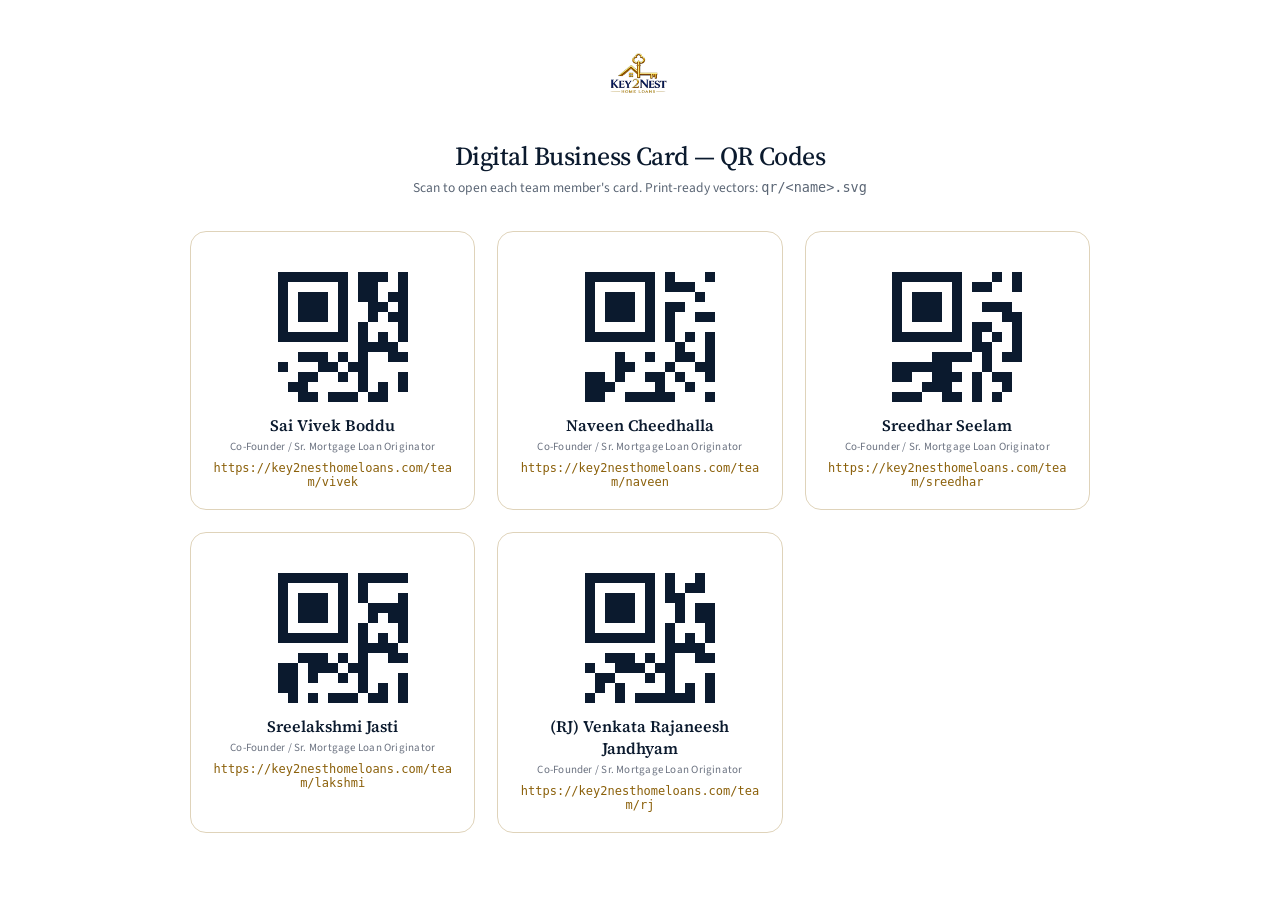
<file: Key2Nest_Version6 - Copy/cards/qr-sheet.html>
<!doctype html>
<html lang="en">
<head>
  <meta charset="utf-8" />
  <meta name="viewport" content="width=device-width, initial-scale=1" />
  <meta name="robots" content="noindex" />
  <title>Key2Nest — QR Codes for Business Cards</title>
  <link href="https://fonts.googleapis.com/css2?family=Source+Sans+3:wght@400..700&family=Source+Serif+4:opsz,wght@8..60,400..600&display=swap" rel="stylesheet" />
  <style>
    * { box-sizing: border-box; }
    body { margin: 0; padding: 40px 32px 56px; background: #FFFFFF; color: #0B1A2E;
      font-family: "Source Sans 3", system-ui, sans-serif; }
    .sheet-head { text-align: center; margin: 0 auto 34px; max-width: 900px; }
    .sheet-head img { height: 78px; width: auto; }
    .sheet-head h1 { font-family: "Source Serif 4", Georgia, serif; font-weight: 500;
      font-size: 26px; letter-spacing: -0.02em; margin: 14px 0 4px; }
    .sheet-head p { margin: 0; color: #5b6675; font-size: 13.5px; }
    .grid { display: grid; grid-template-columns: repeat(3, 1fr); gap: 22px;
      max-width: 900px; margin: 0 auto; }
    .qr-card { margin: 0; border: 1px solid rgba(139,96,10,0.28); border-radius: 16px;
      padding: 20px 16px; text-align: center; display: flex; flex-direction: column;
      align-items: center; gap: 12px; break-inside: avoid; }
    .qr-img { width: 150px; height: 150px; }
    .qr-img svg { width: 100%; height: 100%; display: block; }
    figcaption { display: flex; flex-direction: column; gap: 3px; }
    .qr-name { font-family: "Source Serif 4", Georgia, serif; font-weight: 600; font-size: 16px; }
    .qr-title { font-size: 11px; color: #6b7280; letter-spacing: 0.02em; }
    .qr-url { font-family: ui-monospace, Menlo, monospace; font-size: 12px;
      color: #8B600A; margin-top: 4px; word-break: break-all; }
    @media (max-width: 720px) { .grid { grid-template-columns: repeat(2, 1fr); } }
    @media (max-width: 460px) { .grid { grid-template-columns: 1fr; } }
    @media print { body { padding: 16px; } .grid { gap: 14px; } a { color: inherit; } }
  </style>
</head>
<body>
  <header class="sheet-head">
    <img src="./assets/Logo_LV-1x.png" srcset="./assets/Logo_LV-1x.png 1x, ./assets/Logo_LV-2x.png 2x" alt="Key2Nest Home Loans" />
    <h1>Digital Business Card — QR Codes</h1>
    <p>Scan to open each team member's card. Print-ready vectors: <code>qr/&lt;name&gt;.svg</code></p>
  </header>
  <div class="grid">
    <figure class="qr-card">
      <div class="qr-img"><svg xmlns="http://www.w3.org/2000/svg" width="410" height="410" class="segno"><path transform="scale(10)" class="qrline" stroke="#0b1a2e" d="M2 2.5h7m1 0h3m1 0h1m1 0h1m1 0h2m1 0h1m1 0h3m1 0h1m2 0h1m1 0h7m-37 1h1m5 0h1m1 0h2m2 0h7m1 0h4m2 0h3m1 0h1m5 0h1m-37 1h1m1 0h3m1 0h1m1 0h2m1 0h3m3 0h1m2 0h1m1 0h1m3 0h1m1 0h1m1 0h1m1 0h3m1 0h1m-37 1h1m1 0h3m1 0h1m2 0h2m1 0h7m1 0h2m3 0h1m4 0h1m1 0h3m1 0h1m-37 1h1m1 0h3m1 0h1m2 0h1m1 0h2m2 0h1m3 0h2m1 0h3m5 0h1m1 0h3m1 0h1m-37 1h1m5 0h1m1 0h1m3 0h1m2 0h1m4 0h1m1 0h3m2 0h2m1 0h1m5 0h1m-37 1h7m1 0h1m1 0h1m1 0h1m1 0h1m1 0h1m1 0h1m1 0h1m1 0h1m1 0h1m1 0h1m1 0h1m1 0h7m-29 1h4m1 0h1m3 0h1m1 0h1m3 0h1m4 0h1m-27 1h3m1 0h1m1 0h1m2 0h2m2 0h1m1 0h1m2 0h1m1 0h3m4 0h3m2 0h3m-37 1h1m3 0h2m1 0h2m4 0h8m2 0h3m1 0h1m1 0h1m1 0h1m2 0h1m-33 1h2m2 0h1m1 0h1m3 0h1m1 0h4m1 0h1m1 0h1m3 0h4m1 0h2m3 0h2m-36 1h2m5 0h1m1 0h1m1 0h2m2 0h2m3 0h3m2 0h1m3 0h1m1 0h2m1 0h1m-34 1h2m1 0h3m1 0h2m2 0h2m2 0h1m4 0h5m2 0h2m1 0h4m-33 1h2m3 0h2m2 0h2m4 0h1m4 0h3m2 0h2m3 0h3m-35 1h1m1 0h6m2 0h1m1 0h1m2 0h1m2 0h2m2 0h1m2 0h3m1 0h4m2 0h1m-37 1h1m1 0h1m4 0h1m1 0h2m1 0h2m2 0h3m1 0h2m1 0h1m2 0h1m1 0h2m5 0h2m-35 1h6m2 0h5m2 0h2m1 0h2m1 0h1m1 0h2m2 0h4m1 0h1m-34 1h5m3 0h1m1 0h1m2 0h1m2 0h2m1 0h2m1 0h3m2 0h2m1 0h1m1 0h1m-34 1h2m1 0h1m1 0h2m1 0h2m2 0h1m2 0h1m2 0h1m1 0h1m3 0h4m1 0h1m1 0h1m1 0h4m-37 1h1m4 0h1m1 0h1m1 0h1m2 0h3m1 0h3m1 0h1m5 0h2m3 0h1m4 0h1m-37 1h1m2 0h7m1 0h1m2 0h2m1 0h1m1 0h4m1 0h3m2 0h6m-33 1h2m1 0h1m4 0h2m1 0h2m3 0h2m1 0h6m4 0h1m1 0h1m-34 1h1m1 0h2m2 0h5m1 0h4m1 0h1m2 0h8m1 0h2m4 0h2m-36 1h2m4 0h3m1 0h1m3 0h3m1 0h1m2 0h4m5 0h1m3 0h2m-36 1h4m1 0h1m1 0h5m1 0h1m7 0h1m1 0h1m1 0h1m2 0h2m1 0h3m1 0h1m-37 1h1m4 0h1m2 0h2m1 0h2m1 0h3m2 0h2m1 0h1m2 0h1m2 0h1m2 0h1m2 0h1m-35 1h1m5 0h1m3 0h6m1 0h1m1 0h3m1 0h3m1 0h2m1 0h1m1 0h1m1 0h3m-37 1h1m2 0h2m4 0h1m2 0h6m1 0h2m1 0h2m2 0h4m1 0h1m4 0h1m-37 1h1m5 0h4m2 0h2m1 0h3m2 0h13m1 0h2m-28 1h2m1 0h2m1 0h2m1 0h1m4 0h2m3 0h2m3 0h1m2 0h1m-36 1h7m2 0h1m2 0h1m1 0h1m1 0h1m1 0h1m1 0h2m4 0h1m1 0h1m1 0h1m1 0h2m1 0h2m-37 1h1m5 0h1m3 0h2m1 0h2m4 0h1m2 0h1m3 0h1m1 0h1m3 0h1m2 0h2m-37 1h1m1 0h3m1 0h1m1 0h1m2 0h2m7 0h3m2 0h8m1 0h3m-37 1h1m1 0h3m1 0h1m1 0h3m3 0h1m3 0h2m2 0h1m1 0h1m3 0h1m1 0h3m1 0h1m-35 1h1m1 0h3m1 0h1m1 0h1m1 0h1m3 0h1m3 0h4m4 0h2m1 0h1m1 0h1m1 0h2m1 0h1m-37 1h1m5 0h1m2 0h1m2 0h1m1 0h2m2 0h2m1 0h1m2 0h1m2 0h4m1 0h1m3 0h1m-37 1h7m2 0h3m1 0h5m2 0h2m2 0h3m3 0h7"/></svg>
</div>
      <figcaption>
        <span class="qr-name">Sai Vivek Boddu</span>
        <span class="qr-title">Co-Founder / Sr. Mortgage Loan Originator</span>
        <span class="qr-url">https://key2nesthomeloans.com/team/vivek</span>
      </figcaption>
    </figure>
    <figure class="qr-card">
      <div class="qr-img"><svg xmlns="http://www.w3.org/2000/svg" width="410" height="410" class="segno"><path transform="scale(10)" class="qrline" stroke="#0b1a2e" d="M2 2.5h7m1 0h1m3 0h1m2 0h1m1 0h2m1 0h1m2 0h1m1 0h3m2 0h7m-37 1h1m5 0h1m1 0h3m2 0h3m2 0h2m1 0h1m2 0h1m1 0h2m2 0h1m5 0h1m-37 1h1m1 0h3m1 0h1m4 0h1m1 0h1m1 0h4m2 0h1m1 0h1m2 0h2m2 0h1m1 0h3m1 0h1m-37 1h1m1 0h3m1 0h1m1 0h2m4 0h2m1 0h2m1 0h2m1 0h2m5 0h1m1 0h3m1 0h1m-37 1h1m1 0h3m1 0h1m1 0h1m2 0h4m1 0h1m1 0h1m2 0h2m1 0h1m1 0h2m2 0h1m1 0h3m1 0h1m-37 1h1m5 0h1m1 0h1m6 0h2m1 0h2m3 0h2m2 0h2m1 0h1m5 0h1m-37 1h7m1 0h1m1 0h1m1 0h1m1 0h1m1 0h1m1 0h1m1 0h1m1 0h1m1 0h1m1 0h1m1 0h1m1 0h7m-28 1h1m2 0h1m2 0h1m2 0h2m2 0h1m-20 1h1m2 0h1m2 0h2m1 0h2m1 0h1m4 0h4m3 0h2m2 0h3m1 0h2m-34 1h2m3 0h1m2 0h2m2 0h1m4 0h2m6 0h1m1 0h1m3 0h3m-37 1h2m1 0h1m2 0h2m1 0h1m2 0h3m1 0h2m2 0h2m6 0h1m1 0h1m1 0h2m1 0h2m-37 1h3m4 0h1m2 0h1m2 0h1m2 0h6m1 0h1m1 0h1m1 0h2m2 0h3m1 0h2m-37 1h2m2 0h5m3 0h1m2 0h3m5 0h3m2 0h3m4 0h1m-36 1h1m2 0h3m1 0h2m1 0h1m1 0h2m2 0h2m1 0h1m5 0h1m4 0h1m2 0h1m2 0h1m-36 1h1m2 0h1m1 0h1m1 0h1m1 0h2m1 0h1m1 0h1m1 0h1m1 0h4m3 0h1m2 0h4m1 0h3m-36 1h2m1 0h1m2 0h1m1 0h2m1 0h1m3 0h1m1 0h2m1 0h1m2 0h3m1 0h1m1 0h2m-31 1h1m3 0h2m2 0h1m2 0h1m2 0h1m2 0h1m1 0h1m2 0h1m3 0h1m1 0h2m2 0h2m-35 1h1m2 0h1m3 0h4m2 0h1m3 0h1m2 0h2m1 0h1m2 0h1m1 0h3m1 0h2m2 0h1m-37 1h3m1 0h4m1 0h1m1 0h1m2 0h1m1 0h7m1 0h2m2 0h2m1 0h2m2 0h2m-30 1h2m2 0h1m1 0h2m2 0h1m2 0h1m1 0h3m1 0h6m2 0h1m-35 1h1m4 0h6m3 0h1m1 0h5m2 0h1m1 0h4m1 0h3m2 0h1m-35 1h1m1 0h1m3 0h1m4 0h1m1 0h5m2 0h2m1 0h3m2 0h2m2 0h1m1 0h2m-36 1h1m4 0h1m3 0h1m1 0h6m1 0h1m2 0h2m1 0h2m2 0h5m1 0h2m-36 1h1m7 0h1m1 0h2m3 0h3m1 0h3m2 0h2m3 0h1m1 0h1m2 0h1m-36 1h1m1 0h2m2 0h1m4 0h3m2 0h1m3 0h1m1 0h2m2 0h5m5 0h1m-34 1h2m3 0h3m3 0h2m1 0h5m1 0h1m1 0h1m3 0h3m3 0h2m-37 1h1m1 0h1m1 0h3m2 0h1m2 0h2m5 0h5m1 0h1m3 0h2m1 0h2m2 0h1m-36 1h2m1 0h2m1 0h1m1 0h1m1 0h1m1 0h1m2 0h1m1 0h1m1 0h2m1 0h1m1 0h4m1 0h1m1 0h1m2 0h1m-36 1h2m1 0h1m2 0h1m1 0h1m3 0h1m1 0h4m1 0h2m3 0h1m3 0h5m1 0h2m-28 1h2m1 0h1m1 0h3m1 0h2m3 0h7m3 0h1m2 0h2m-37 1h7m4 0h1m3 0h1m1 0h1m1 0h2m1 0h1m4 0h2m1 0h1m1 0h1m1 0h3m-37 1h1m5 0h1m5 0h3m1 0h2m1 0h2m2 0h2m1 0h1m1 0h1m3 0h1m1 0h1m-35 1h1m1 0h3m1 0h1m8 0h3m1 0h2m2 0h4m1 0h6m2 0h1m-37 1h1m1 0h3m1 0h1m1 0h2m3 0h2m3 0h1m1 0h1m1 0h4m2 0h2m2 0h1m1 0h3m-37 1h1m1 0h3m1 0h1m2 0h1m1 0h1m1 0h1m1 0h1m2 0h3m2 0h3m3 0h1m2 0h1m1 0h1m1 0h1m-37 1h1m5 0h1m2 0h1m2 0h2m1 0h1m2 0h4m1 0h7m1 0h1m-32 1h7m2 0h1m3 0h1m2 0h4m2 0h4m1 0h2m1 0h2m3 0h2"/></svg>
</div>
      <figcaption>
        <span class="qr-name">Naveen Cheedhalla</span>
        <span class="qr-title">Co-Founder / Sr. Mortgage Loan Originator</span>
        <span class="qr-url">https://key2nesthomeloans.com/team/naveen</span>
      </figcaption>
    </figure>
    <figure class="qr-card">
      <div class="qr-img"><svg xmlns="http://www.w3.org/2000/svg" width="410" height="410" class="segno"><path transform="scale(10)" class="qrline" stroke="#0b1a2e" d="M2 2.5h7m3 0h1m1 0h2m1 0h2m1 0h1m1 0h1m1 0h2m2 0h3m1 0h7m-37 1h1m5 0h1m1 0h2m2 0h1m3 0h1m2 0h1m2 0h2m1 0h1m2 0h1m1 0h1m5 0h1m-37 1h1m1 0h3m1 0h1m6 0h1m2 0h1m1 0h2m3 0h2m1 0h1m3 0h1m1 0h3m1 0h1m-37 1h1m1 0h3m1 0h1m2 0h3m1 0h3m4 0h4m1 0h1m2 0h1m1 0h1m1 0h3m1 0h1m-37 1h1m1 0h3m1 0h1m4 0h2m1 0h2m2 0h1m3 0h1m1 0h1m1 0h2m2 0h1m1 0h3m1 0h1m-37 1h1m5 0h1m1 0h2m2 0h1m6 0h1m1 0h2m1 0h3m1 0h1m1 0h1m5 0h1m-37 1h7m1 0h1m1 0h1m1 0h1m1 0h1m1 0h1m1 0h1m1 0h1m1 0h1m1 0h1m1 0h1m1 0h1m1 0h7m-29 1h2m2 0h1m3 0h1m1 0h2m2 0h2m-20 1h4m1 0h1m1 0h4m1 0h2m1 0h1m2 0h2m3 0h1m2 0h2m3 0h1m-36 1h6m3 0h1m3 0h6m4 0h1m2 0h3m3 0h3m-35 1h2m2 0h3m1 0h1m1 0h2m1 0h1m2 0h1m1 0h2m1 0h1m1 0h7m2 0h1m1 0h1m-32 1h3m2 0h1m2 0h1m3 0h1m2 0h1m4 0h1m2 0h2m1 0h1m3 0h2m1 0h1m-37 1h3m2 0h2m1 0h1m1 0h1m2 0h2m2 0h1m1 0h4m1 0h1m4 0h3m2 0h2m-35 1h2m5 0h1m5 0h2m2 0h4m1 0h2m1 0h4m1 0h2m1 0h2m-36 1h2m1 0h1m2 0h1m2 0h5m3 0h2m3 0h1m1 0h1m1 0h2m1 0h1m1 0h5m-34 1h1m1 0h1m3 0h3m2 0h1m7 0h2m1 0h1m1 0h1m3 0h1m3 0h1m-34 1h1m3 0h2m1 0h2m1 0h2m2 0h1m1 0h4m2 0h1m3 0h1m1 0h2m2 0h2m-26 1h3m1 0h1m1 0h1m1 0h4m2 0h2m1 0h4m2 0h1m-32 1h1m1 0h2m1 0h1m1 0h4m3 0h2m1 0h1m1 0h1m1 0h2m1 0h4m1 0h2m1 0h1m-26 1h1m1 0h5m3 0h3m1 0h3m1 0h6m2 0h1m1 0h1m-37 1h8m2 0h1m2 0h1m2 0h2m1 0h1m2 0h1m1 0h1m2 0h1m1 0h2m3 0h1m-35 1h3m4 0h3m1 0h1m4 0h1m3 0h3m1 0h2m1 0h1m4 0h1m-33 1h1m3 0h6m1 0h1m1 0h2m3 0h1m1 0h1m1 0h1m4 0h2m5 0h1m-33 1h1m1 0h2m1 0h4m1 0h5m1 0h2m4 0h1m1 0h1m1 0h1m2 0h1m2 0h1m-35 1h1m1 0h1m1 0h1m1 0h2m2 0h3m6 0h2m1 0h3m2 0h1m1 0h2m3 0h1m1 0h1m-37 1h4m1 0h1m1 0h1m3 0h2m2 0h1m6 0h1m1 0h1m2 0h2m3 0h3m-31 1h3m8 0h2m1 0h4m1 0h1m1 0h1m1 0h1m1 0h1m1 0h2m-31 1h1m2 0h1m3 0h3m2 0h1m1 0h1m1 0h6m2 0h2m2 0h1m3 0h2m-36 1h2m1 0h1m2 0h1m1 0h1m3 0h3m1 0h2m1 0h1m2 0h1m1 0h1m3 0h8m-28 1h2m1 0h4m4 0h1m1 0h1m1 0h1m1 0h2m1 0h1m3 0h2m1 0h1m-36 1h7m1 0h2m4 0h1m2 0h1m1 0h1m1 0h4m1 0h1m1 0h1m1 0h1m1 0h3m-35 1h1m5 0h1m1 0h7m1 0h1m1 0h1m1 0h1m2 0h2m1 0h1m1 0h1m3 0h1m1 0h1m-35 1h1m1 0h3m1 0h1m1 0h1m1 0h6m1 0h1m1 0h1m2 0h1m1 0h1m3 0h9m-37 1h1m1 0h3m1 0h1m2 0h5m1 0h1m1 0h1m2 0h3m1 0h5m1 0h1m2 0h2m-35 1h1m1 0h3m1 0h1m3 0h1m1 0h1m1 0h1m1 0h1m2 0h1m1 0h3m2 0h3m1 0h2m1 0h1m1 0h1m-36 1h1m5 0h1m2 0h4m1 0h4m1 0h4m4 0h1m4 0h1m1 0h2m-36 1h7m9 0h1m2 0h1m4 0h1m2 0h1m2 0h1m3 0h3"/></svg>
</div>
      <figcaption>
        <span class="qr-name">Sreedhar Seelam</span>
        <span class="qr-title">Co-Founder / Sr. Mortgage Loan Originator</span>
        <span class="qr-url">https://key2nesthomeloans.com/team/sreedhar</span>
      </figcaption>
    </figure>
    <figure class="qr-card">
      <div class="qr-img"><svg xmlns="http://www.w3.org/2000/svg" width="410" height="410" class="segno"><path transform="scale(10)" class="qrline" stroke="#0b1a2e" d="M2 2.5h7m1 0h5m1 0h1m1 0h1m1 0h1m1 0h4m1 0h1m2 0h1m1 0h7m-37 1h1m5 0h1m1 0h1m4 0h4m1 0h6m2 0h3m1 0h1m5 0h1m-37 1h1m1 0h3m1 0h1m1 0h1m3 0h2m4 0h2m2 0h1m3 0h1m1 0h1m1 0h1m1 0h3m1 0h1m-37 1h1m1 0h3m1 0h1m2 0h7m4 0h2m2 0h2m4 0h1m1 0h3m1 0h1m-37 1h1m1 0h3m1 0h1m2 0h1m1 0h2m3 0h1m2 0h2m1 0h4m4 0h1m1 0h3m1 0h1m-37 1h1m5 0h1m1 0h1m3 0h1m2 0h2m3 0h1m1 0h1m3 0h3m1 0h1m5 0h1m-37 1h7m1 0h1m1 0h1m1 0h1m1 0h1m1 0h1m1 0h1m1 0h1m1 0h1m1 0h1m1 0h1m1 0h1m1 0h7m-29 1h4m1 0h5m1 0h1m1 0h1m4 0h1m1 0h1m-27 1h3m1 0h1m1 0h1m2 0h4m2 0h1m2 0h3m1 0h3m2 0h3m2 0h3m-37 1h2m1 0h3m1 0h2m8 0h4m2 0h3m2 0h1m2 0h1m2 0h1m-35 1h2m1 0h1m2 0h1m1 0h1m3 0h6m1 0h1m2 0h1m1 0h4m2 0h2m3 0h2m-37 1h2m6 0h1m1 0h1m1 0h6m5 0h1m2 0h2m2 0h1m2 0h1m1 0h1m-35 1h1m1 0h1m1 0h3m1 0h2m1 0h2m1 0h1m1 0h1m2 0h7m2 0h2m1 0h4m-33 1h1m7 0h3m4 0h2m2 0h4m2 0h2m3 0h3m-35 1h1m1 0h1m1 0h3m1 0h1m1 0h1m1 0h1m2 0h3m4 0h1m2 0h3m1 0h4m2 0h1m-37 1h1m1 0h1m1 0h1m2 0h2m1 0h1m2 0h1m2 0h2m2 0h2m1 0h1m2 0h1m1 0h2m5 0h2m-35 1h8m3 0h2m3 0h4m1 0h1m1 0h2m2 0h4m1 0h1m-34 1h5m2 0h1m1 0h3m1 0h1m2 0h5m1 0h3m2 0h2m1 0h1m1 0h1m-34 1h2m1 0h1m1 0h3m2 0h1m1 0h1m2 0h1m4 0h1m3 0h4m1 0h1m1 0h1m1 0h4m-37 1h1m4 0h1m2 0h4m1 0h2m1 0h1m2 0h1m6 0h2m3 0h1m-32 1h1m3 0h1m1 0h1m1 0h1m1 0h1m3 0h3m1 0h5m2 0h2m2 0h6m-33 1h2m6 0h2m2 0h1m3 0h2m2 0h1m2 0h2m4 0h1m1 0h1m-34 1h1m5 0h5m1 0h1m1 0h2m1 0h1m2 0h1m1 0h2m3 0h1m7 0h2m-35 1h1m4 0h3m1 0h1m1 0h2m2 0h1m1 0h1m2 0h1m3 0h1m2 0h1m1 0h1m3 0h2m-36 1h4m1 0h1m1 0h6m7 0h2m1 0h1m4 0h2m1 0h3m1 0h1m-37 1h3m2 0h1m2 0h2m1 0h4m1 0h1m2 0h2m1 0h1m2 0h1m2 0h2m1 0h1m2 0h1m-35 1h1m5 0h1m3 0h3m1 0h2m1 0h1m1 0h2m1 0h4m1 0h2m1 0h1m3 0h3m-37 1h1m1 0h1m1 0h1m4 0h1m2 0h2m2 0h2m1 0h2m1 0h2m2 0h1m2 0h1m1 0h2m3 0h1m-37 1h1m5 0h4m2 0h1m2 0h3m3 0h1m1 0h13m-28 1h1m2 0h2m1 0h2m1 0h1m1 0h1m3 0h1m3 0h2m3 0h1m2 0h1m-36 1h7m3 0h1m3 0h1m1 0h1m1 0h1m1 0h2m4 0h1m1 0h1m1 0h1m1 0h2m1 0h2m-37 1h1m5 0h1m2 0h1m3 0h2m3 0h1m3 0h1m3 0h1m1 0h1m3 0h1m2 0h2m-37 1h1m1 0h3m1 0h1m1 0h1m2 0h1m5 0h3m1 0h2m1 0h9m1 0h3m-37 1h1m1 0h3m1 0h1m1 0h1m1 0h3m1 0h1m4 0h2m1 0h1m1 0h1m3 0h1m1 0h3m1 0h1m-35 1h1m1 0h3m1 0h1m1 0h1m1 0h3m1 0h1m2 0h3m1 0h1m2 0h1m1 0h2m1 0h1m1 0h1m1 0h2m1 0h1m-37 1h1m5 0h1m2 0h1m1 0h1m2 0h2m3 0h1m1 0h1m2 0h1m2 0h4m1 0h1m3 0h1m-37 1h7m6 0h3m2 0h4m2 0h3m3 0h7"/></svg>
</div>
      <figcaption>
        <span class="qr-name">Sreelakshmi Jasti</span>
        <span class="qr-title">Co-Founder / Sr. Mortgage Loan Originator</span>
        <span class="qr-url">https://key2nesthomeloans.com/team/lakshmi</span>
      </figcaption>
    </figure>
    <figure class="qr-card">
      <div class="qr-img"><svg xmlns="http://www.w3.org/2000/svg" width="410" height="410" class="segno"><path transform="scale(10)" class="qrline" stroke="#0b1a2e" d="M2 2.5h7m1 0h1m2 0h1m2 0h1m1 0h1m1 0h2m1 0h3m1 0h1m2 0h1m1 0h7m-37 1h1m5 0h1m1 0h1m1 0h2m1 0h4m4 0h3m2 0h3m1 0h1m5 0h1m-37 1h1m1 0h3m1 0h1m1 0h2m3 0h1m4 0h2m2 0h1m3 0h1m1 0h1m1 0h1m1 0h3m1 0h1m-37 1h1m1 0h3m1 0h1m2 0h1m1 0h5m1 0h1m2 0h2m2 0h2m4 0h1m1 0h3m1 0h1m-37 1h1m1 0h3m1 0h1m2 0h1m1 0h3m1 0h2m2 0h4m1 0h2m4 0h1m1 0h3m1 0h1m-37 1h1m5 0h1m1 0h1m3 0h2m2 0h1m3 0h2m1 0h6m1 0h1m5 0h1m-37 1h7m1 0h1m1 0h1m1 0h1m1 0h1m1 0h1m1 0h1m1 0h1m1 0h1m1 0h1m1 0h1m1 0h1m1 0h7m-29 1h4m2 0h4m1 0h1m1 0h1m2 0h2m2 0h1m-27 1h3m1 0h1m1 0h1m2 0h2m1 0h1m2 0h1m2 0h1m1 0h3m1 0h1m1 0h4m2 0h3m-37 1h1m2 0h3m1 0h2m6 0h1m1 0h5m2 0h2m1 0h1m2 0h1m3 0h1m-34 1h2m3 0h1m1 0h1m3 0h1m2 0h1m1 0h1m1 0h1m5 0h4m1 0h1m1 0h1m2 0h2m-36 1h1m1 0h1m4 0h1m1 0h1m1 0h2m3 0h1m3 0h1m2 0h1m1 0h2m2 0h1m1 0h2m1 0h1m-36 1h1m2 0h1m1 0h6m1 0h2m1 0h1m1 0h1m6 0h4m1 0h2m1 0h4m-35 1h1m1 0h2m2 0h1m3 0h1m1 0h2m3 0h3m2 0h3m2 0h2m3 0h3m-35 1h1m1 0h4m1 0h2m2 0h2m2 0h1m6 0h1m2 0h3m1 0h4m2 0h1m-37 1h1m1 0h1m1 0h1m2 0h2m4 0h1m2 0h2m1 0h3m1 0h1m2 0h1m1 0h2m5 0h2m-35 1h3m1 0h1m3 0h2m1 0h2m3 0h2m1 0h1m1 0h1m1 0h2m2 0h4m1 0h1m-34 1h3m1 0h1m1 0h3m2 0h1m1 0h1m3 0h1m2 0h1m1 0h3m2 0h2m1 0h1m1 0h1m-34 1h2m1 0h1m1 0h3m2 0h3m2 0h1m1 0h1m1 0h1m4 0h4m1 0h1m1 0h1m1 0h4m-37 1h1m6 0h1m1 0h3m1 0h2m1 0h2m1 0h2m5 0h2m3 0h1m3 0h2m-37 1h1m2 0h1m1 0h6m3 0h3m1 0h1m1 0h3m1 0h3m2 0h8m-35 1h1m2 0h1m5 0h1m1 0h2m1 0h1m1 0h2m2 0h1m1 0h1m1 0h1m4 0h1m1 0h1m-34 1h3m3 0h5m1 0h4m1 0h1m2 0h3m4 0h1m2 0h1m4 0h2m-37 1h1m1 0h2m3 0h3m1 0h1m5 0h1m1 0h1m3 0h2m1 0h1m3 0h2m3 0h2m-36 1h1m2 0h1m1 0h1m1 0h5m1 0h3m4 0h3m6 0h1m1 0h3m1 0h1m-37 1h4m1 0h1m2 0h2m1 0h3m2 0h1m2 0h4m1 0h5m1 0h2m2 0h1m-35 1h1m1 0h1m3 0h1m3 0h4m1 0h1m1 0h1m1 0h2m1 0h1m2 0h1m4 0h1m1 0h1m1 0h3m-37 1h1m1 0h1m1 0h1m4 0h1m2 0h2m1 0h3m1 0h3m2 0h1m1 0h1m1 0h2m6 0h1m-37 1h1m1 0h1m3 0h4m2 0h1m3 0h2m2 0h1m3 0h3m1 0h5m1 0h2m-28 1h1m2 0h2m1 0h2m1 0h1m1 0h1m3 0h1m3 0h2m3 0h1m2 0h1m-36 1h7m2 0h1m1 0h1m2 0h1m1 0h1m1 0h1m2 0h1m4 0h1m1 0h1m1 0h1m1 0h2m1 0h2m-37 1h1m5 0h1m2 0h1m3 0h2m2 0h2m3 0h1m3 0h1m1 0h1m3 0h1m2 0h2m-37 1h1m1 0h3m1 0h1m1 0h2m8 0h1m2 0h2m1 0h9m1 0h3m-37 1h1m1 0h3m1 0h1m1 0h3m1 0h1m1 0h1m3 0h3m1 0h1m5 0h1m1 0h3m1 0h1m-35 1h1m1 0h3m1 0h1m1 0h2m4 0h1m2 0h2m1 0h2m1 0h2m1 0h2m1 0h1m1 0h1m1 0h2m1 0h1m-37 1h1m5 0h1m2 0h4m1 0h2m2 0h1m1 0h2m1 0h1m3 0h4m1 0h1m3 0h1m-37 1h7m2 0h2m2 0h3m2 0h1m1 0h2m1 0h4m3 0h7"/></svg>
</div>
      <figcaption>
        <span class="qr-name">(RJ) Venkata Rajaneesh Jandhyam</span>
        <span class="qr-title">Co-Founder / Sr. Mortgage Loan Originator</span>
        <span class="qr-url">https://key2nesthomeloans.com/team/rj</span>
      </figcaption>
    </figure>
  </div>
</body>
</html>
</file>
<file: Key2Nest_Version6 - Copy/cards/card.css>
/* =========================================================================
   Key2Nest — Digital Business Card
   Premium, mobile-first. Inherits the Rev 10 design system:
   Navy #0B1A2E · 22K Gold #D4AF37 · Ivory #F4EFE3 · Serif+Sans superfamily.
   Restraint over decoration — one gold accent, generous negative space.
   ========================================================================= */

:root {
  --ink: #06111E;
  --navy: #0B1A2E;
  --navy-deep: #06111E;
  --navy-rgb: 11, 26, 46;

  --brass-900: #6E4B08;
  --brass-800: #8B600A;
  --brass-700: #A8740B;
  --brass-600: #C89B1E;
  --brass-500: #D4AF37;
  --brass-400: #F6D96A;
  --brass-300: #FFF3C4;
  --brass-rgb: 212, 175, 55;

  --cream: #F4EFE3;
  --cream-soft: #FAF6EC;
  --cream-warm: #EDE5D2;
  --cream-rgb: 244, 239, 227;

  --text-primary: var(--cream);
  --text-secondary: rgba(var(--cream-rgb), 0.80);
  --text-muted: rgba(var(--cream-rgb), 0.60);

  --surface: rgba(var(--cream-rgb), 0.035);
  --surface-2: rgba(var(--cream-rgb), 0.06);
  --hairline: rgba(var(--brass-rgb), 0.18);
  --hairline-soft: rgba(var(--brass-rgb), 0.10);

  --gold-text: var(--brass-400);
  --focus-ring: var(--brass-400);

  --gold-grad: linear-gradient(135deg, #F6D96A 0%, #D4AF37 48%, #C89B1E 100%);
  --gold-sheen: linear-gradient(135deg, transparent 20%, rgba(255,243,196,0.38) 34%, rgba(255,243,196,0.10) 52%, transparent 68%);

  --shadow-1: 0 1px 2px rgba(0,0,0,0.35), 0 18px 44px -22px rgba(0,0,0,0.7);
  --shadow-gold: 0 10px 30px -14px rgba(var(--brass-rgb),0.45);

  --ease-luxe: cubic-bezier(0.16, 1, 0.3, 1);

  --paper-noise: url("data:image/svg+xml;utf8,<svg xmlns='http://www.w3.org/2000/svg' width='240' height='240'><filter id='n'><feTurbulence type='fractalNoise' baseFrequency='0.65' numOctaves='2' stitchTiles='stitch'/><feColorMatrix values='0 0 0 0 0.96  0 0 0 0 0.94  0 0 0 0 0.89  0 0 0 0.045 0'/></filter><rect width='100%25' height='100%25' filter='url(%23n)'/></svg>");
}

/* Light mode follows the OS/browser automatically — no manual toggle. */
@media (prefers-color-scheme: light) {
  :root {
    --navy: #F4EFE3;
    --navy-deep: #EDE5D2;
    --navy-rgb: 244, 239, 227;
    --cream: #0B1A2E;
    --cream-rgb: 11, 26, 46;
    --text-primary: #0B1A2E;
    --text-secondary: rgba(11, 26, 46, 0.78);
    --text-muted: rgba(11, 26, 46, 0.56);

    --surface: rgba(255, 253, 247, 0.7);
    --surface-2: #FFFDF7;
    --hairline: rgba(139, 96, 10, 0.24);
    --hairline-soft: rgba(139, 96, 10, 0.14);

    --gold-text: #8B600A;
    --focus-ring: #8B600A;

    --shadow-1: 0 1px 2px rgba(11,26,46,0.05), 0 18px 40px -22px rgba(11,26,46,0.18);
    --shadow-gold: 0 10px 26px -14px rgba(200,155,30,0.5);
  }
}

* { box-sizing: border-box; }
html { -webkit-text-size-adjust: 100%; }

body {
  margin: 0;
  min-height: 100dvh;
  font-family: "Source Sans 3", ui-sans-serif, system-ui, sans-serif;
  color: var(--text-primary);
  background:
    radial-gradient(130% 70% at 50% -12%, rgba(var(--brass-rgb), 0.09) 0%, transparent 52%),
    linear-gradient(180deg, var(--navy) 0%, var(--navy-deep) 62%, var(--navy-deep) 100%);
  -webkit-font-smoothing: antialiased;
  text-rendering: optimizeLegibility;
  letter-spacing: -0.005em;
  padding: calc(env(safe-area-inset-top) + 26px) 22px calc(env(safe-area-inset-bottom) + 36px);
  display: flex;
  justify-content: center;
}

body::before {
  content: "";
  position: fixed;
  inset: 0;
  background-image: var(--paper-noise);
  mix-blend-mode: overlay;
  opacity: 0.5;
  pointer-events: none;
  z-index: 0;
}
@media (prefers-color-scheme: light) {
  body::before { mix-blend-mode: multiply; opacity: 0.6; }
}

/* Faint gold counter-light behind the medallion only — restraint. */
.bg-orbs { position: fixed; inset: 0; overflow: hidden; z-index: 0; pointer-events: none; }
.orb { position: absolute; border-radius: 50%; filter: blur(70px); }
.orb-a { width: 340px; height: 340px; top: -40px; left: 50%; transform: translateX(-50%);
  background: radial-gradient(circle, rgba(var(--brass-rgb),0.18), transparent 68%); opacity: 0.7; }
.orb-b { display: none; }

/* ---------- Card shell ---------- */
.card {
  position: relative;
  z-index: 1;
  width: 100%;
  max-width: 400px;
  display: flex;
  flex-direction: column;
  align-items: center;
  text-align: center;
  animation: rise 0.9s var(--ease-luxe) both;
}
@keyframes rise { from { opacity: 0; transform: translateY(14px); } to { opacity: 1; transform: none; } }

/* ---------- Logo — centered, restrained ---------- */
/* Full stacked lockup (square art with transparent padding) — swaps DV/LV per theme. */
.brand { display: inline-flex; margin: -8px 0 16px; opacity: 0.96; }
.brand-logo { height: 84px; width: auto; display: block; }

/* ---------- Identity (medallion + MLO info) ---------- */
.identity { display: flex; flex-direction: column; align-items: center; }

.portrait-ring {
  position: relative;
  width: 132px; height: 132px;
  border-radius: 50%;
  padding: 2px;                     /* thin gold ring */
  background: var(--gold-grad);
  box-shadow: var(--shadow-gold);
}
.portrait-ring::after {             /* outer hairline — medallion double-ring */
  content: "";
  position: absolute;
  inset: -7px;
  border-radius: 50%;
  border: 1px solid var(--hairline);
}
.portrait {
  width: 100%; height: 100%;
  border-radius: 50%;
  object-fit: cover;
  display: block;
  border: 4px solid var(--navy);
}
@media (prefers-color-scheme: light) {
  .portrait { border-color: var(--cream-soft); }
}

.eyebrow {
  margin: 22px 0 0;
  font-size: 10.5px;
  font-weight: 600;
  letter-spacing: 0.26em;
  text-transform: uppercase;
  color: var(--gold-text);
}
.name {
  font-family: "Source Serif 4", ui-serif, Georgia, serif;
  font-weight: 500;
  font-size: clamp(26px, 7vw, 31px);
  line-height: 1.12;
  letter-spacing: -0.02em;
  margin: 9px 0 0;
  text-wrap: balance;
}
.role {
  margin: 8px 0 0;
  font-size: 14px;
  line-height: 1.4;
  color: var(--text-secondary);
  letter-spacing: 0.005em;
}
.nmls { margin: 14px 0 0; }
.nmls a {
  display: inline-block;
  font-size: 10.5px;
  letter-spacing: 0.18em;
  text-transform: uppercase;
  color: var(--gold-text);
  text-decoration: none;
  padding: 5px 13px;
  border: 1px solid var(--hairline);
  border-radius: 999px;
  transition: border-color 0.3s;
}
.nmls a:hover { border-color: rgba(var(--brass-rgb), 0.45); }

/* ---------- Hairline rule ---------- */
.rule {
  width: 40px;
  height: 1px;
  margin: 26px 0 24px;
  background: linear-gradient(90deg, transparent, rgba(var(--brass-rgb), 0.55), transparent);
}

/* ---------- Save to Contacts (primary) ---------- */
.save {
  width: 100%;
  display: inline-flex;
  align-items: center;
  justify-content: center;
  gap: 10px;
  min-height: 56px;
  padding: 0 24px;
  border-radius: 16px;
  text-decoration: none;
  font-weight: 600;
  font-size: 15.5px;
  letter-spacing: 0.01em;
  color: var(--ink);
  background: var(--gold-grad);
  box-shadow: var(--shadow-gold);
  position: relative;
  overflow: hidden;
  transition: transform 0.3s var(--ease-luxe);
}
.save::before {
  content: "";
  position: absolute; inset: 0;
  background-image: var(--gold-sheen);
  mix-blend-mode: screen;
  pointer-events: none;
}
.save:active { transform: scale(0.985); }
.save-ic { display: inline-grid; place-items: center; }
.save-ic svg { width: 20px; height: 20px; }

/* ---------- Contact panel (grouped rows) ---------- */
.contacts {
  width: 100%;
  margin: 14px 0 0;
  border: 1px solid var(--hairline-soft);
  border-radius: 18px;
  background: var(--surface);
  box-shadow: var(--shadow-1);
  overflow: hidden;
}
.row {
  display: flex;
  align-items: center;
  gap: 14px;
  padding: 15px 16px;
  text-decoration: none;
  color: var(--text-primary);
  text-align: left;
  transition: background 0.25s;
}
.row + .row { border-top: 1px solid var(--hairline-soft); }
.row:active { background: rgba(var(--brass-rgb), 0.07); }
.row-ic {
  flex: 0 0 auto;
  display: grid; place-items: center;
  width: 38px; height: 38px;
  border-radius: 50%;
  color: var(--gold-text);
  background: rgba(var(--brass-rgb), 0.10);
  border: 1px solid var(--hairline-soft);
}
.row-ic svg { width: 18px; height: 18px; }
.row-main { flex: 1; min-width: 0; display: flex; flex-direction: column; gap: 2px; }
.row-label {
  font-size: 10.5px;
  font-weight: 600;
  letter-spacing: 0.16em;
  text-transform: uppercase;
  color: var(--gold-text);
}
.row-value {
  font-size: 14.5px;
  color: var(--text-secondary);
  white-space: nowrap;
  overflow: hidden;
  text-overflow: ellipsis;
}
.row-chev {
  flex: 0 0 auto;
  display: grid; place-items: center;
  color: var(--text-muted);
  opacity: 0.7;
}
.row-chev svg { width: 16px; height: 16px; }

/* ---------- Apply Now (secondary CTA) ---------- */
.apply {
  margin: 20px 0 0;
  width: 100%;
  display: inline-flex;
  align-items: center;
  justify-content: center;
  gap: 8px;
  min-height: 54px;
  padding: 0 24px;
  border-radius: 16px;
  text-decoration: none;
  font-weight: 600;
  font-size: 13px;
  letter-spacing: 0.14em;
  text-transform: uppercase;
  color: var(--gold-text);
  background: transparent;
  border: 1px solid rgba(var(--brass-rgb), 0.42);
  transition: background 0.3s, transform 0.3s var(--ease-luxe);
}
.apply:hover { background: rgba(var(--brass-rgb), 0.07); }
.apply:active { transform: scale(0.99); }
.apply-ar { display: inline-grid; place-items: center; }
.apply-ar svg { width: 16px; height: 16px; transition: transform 0.3s var(--ease-luxe); }
.apply:hover .apply-ar svg { transform: translateX(3px); }

/* ---------- Footer ---------- */
.foot {
  margin: 32px 0 0;
  padding-top: 22px;
  width: 100%;
  border-top: 1px solid var(--hairline-soft);
}
.foot-org {
  margin: 0;
  font-family: "Source Serif 4", ui-serif, Georgia, serif;
  font-size: 15px;
  color: var(--text-secondary);
}
.foot-lic { margin: 6px 0 0; font-size: 12.5px; color: var(--text-muted); }
.foot-nmls {
  margin: 9px 0 0;
  font-size: 10.5px;
  letter-spacing: 0.08em;
  text-transform: uppercase;
  color: var(--text-muted);
}
.foot-nmls a { color: var(--gold-text); text-decoration: none; }
.foot-nmls a:hover { text-decoration: underline; }

/* ---------- Focus visibility ---------- */
a:focus-visible, button:focus-visible {
  outline: 2px solid var(--focus-ring);
  outline-offset: 3px;
  border-radius: 12px;
}

/* ---------- Directory index page ---------- */
.index-body { align-items: flex-start; }
.index-wrap { position: relative; z-index: 1; width: 100%; max-width: 440px; text-align: center; }
.index-logo { height: 92px; width: auto; margin: -6px 0 16px; }
.index-wrap h1 {
  font-family: "Source Serif 4", ui-serif, Georgia, serif;
  font-weight: 500; font-size: 27px; letter-spacing: -0.02em; margin: 0;
}
.index-sub { color: var(--text-muted); font-size: 14px; margin: 8px 0 26px; }
.index-list { list-style: none; margin: 0; padding: 0; display: flex; flex-direction: column; gap: 12px; }
.index-list a {
  display: flex; align-items: center; gap: 14px; text-align: left;
  padding: 14px 16px; border-radius: 16px; text-decoration: none;
  background: var(--surface); border: 1px solid var(--hairline-soft);
  box-shadow: var(--shadow-1); color: var(--text-primary);
  transition: transform 0.3s var(--ease-luxe), border-color 0.3s;
}
.index-list a:hover { border-color: var(--hairline); transform: translateY(-2px); }
.index-list img { width: 50px; height: 50px; border-radius: 50%; object-fit: cover;
  border: 1px solid rgba(var(--brass-rgb), 0.5); }
.index-list span { display: flex; flex-direction: column; flex: 1; min-width: 0; }
.index-list strong { font-family: "Source Serif 4", ui-serif, Georgia, serif; font-weight: 500; font-size: 16px; }
.index-list em { font-style: normal; font-size: 12.5px; color: var(--text-muted); }
.index-list code {
  font-family: ui-monospace, SFMono-Regular, Menlo, monospace;
  font-size: 12px; color: var(--gold-text);
  padding: 4px 8px; border-radius: 8px; background: rgba(var(--brass-rgb), 0.08);
}

/* ---------- Motion off ---------- */
@media (prefers-reduced-motion: reduce) {
  * { animation: none !important; transition: none !important; }
}
</file>
<file: Key2Nest_Version6 - Copy/styles.css>
/* =========================================================================
   Key2Nest V3 — Warm material palette · Source Serif 4 + Source Sans 3
   Single navy. Antique brass. Cream. Subtle paper texture.
   ========================================================================= */

:root {
  --ink: #06111E;
  --navy-deep: #06111E;
  --navy: #0B1A2E;
  --navy-rgb: 11, 26, 46;

  --navy-900: var(--navy);
  --navy-800: var(--navy);
  --navy-700: var(--navy);
  --navy-600: var(--navy);
  --navy-500: var(--navy);

  /* 22K brushed metallic gold — warm honey/amber undertones, satin finish */
  --brass-900: #6E4B08;
  --brass-800: #8B600A;
  --brass-700: #A8740B;
  --brass-600: #C89B1E;
  --brass-500: #D4AF37;
  --brass-rgb: 212, 175, 55;
  --brass-400: #F6D96A;
  --brass-300: #FFF3C4;

  --cream: #F4EFE3;
  --cream-soft: #FAF6EC;
  --cream-warm: #EDE5D2;
  --cream-rgb: 244, 239, 227;

  --text-primary: var(--cream);
  --text-secondary: rgba(var(--cream-rgb), 0.82);
  --text-muted: rgba(var(--cream-rgb), 0.66);
  --text-quiet: rgba(var(--cream-rgb), 0.62);

  --elev-1: rgba(var(--cream-rgb), 0.025);
  --elev-2: rgba(var(--cream-rgb), 0.045);
  --elev-3: rgba(var(--cream-rgb), 0.07);
  --tint-brass-soft: rgba(var(--brass-rgb), 0.05);
  --tint-brass: rgba(var(--brass-rgb), 0.08);
  --hairline: rgba(var(--brass-rgb), 0.16);
  --hairline-soft: rgba(var(--brass-rgb), 0.09);

  /* Cool counter-light — used only for atmospheric orbs, never for text/UI */
  --teal: #3D7A85;
  --teal-rgb: 61, 122, 133;

  /* ===== Type scale (Major Third 1.25 ratio, anchored at 16px) =====
     13 · 16 · 20 · 25 · 31 · 39 · 49 · 61 · 76 · 95 */
  --fs-13: 13px;
  --fs-16: 16px;
  --fs-20: 20px;
  --fs-25: 25px;
  --fs-31: 31px;
  --fs-39: 39px;
  --fs-49: 49px;
  --fs-61: 61px;
  --fs-76: 76px;
  --fs-95: 95px;

  /* ===== Spacing scale (4-pt grid) =====
     4 · 8 · 12 · 16 · 20 · 24 · 32 · 40 · 48 · 56 · 64 · 80 · 96 · 128 */
  --sp-4: 4px;
  --sp-8: 8px;
  --sp-12: 12px;
  --sp-16: 16px;
  --sp-20: 20px;
  --sp-24: 24px;
  --sp-28: 28px;
  --sp-32: 32px;
  --sp-40: 40px;
  --sp-48: 48px;
  --sp-56: 56px;
  --sp-64: 64px;
  --sp-80: 80px;
  --sp-96: 96px;
  --sp-128: 128px;

  /* Section vertical rhythm — Rev11 fit pass: each section targets one viewport */
  --section-y: clamp(48px, 4.5vw, 64px);

  --ease-out: cubic-bezier(0.2, 0.7, 0.2, 1);
  --ease-in: cubic-bezier(0.6, 0, 0.8, 0.2);
  --ease-luxe: cubic-bezier(0.16, 1, 0.3, 1);

  --shadow-pill: 0 0 0 1px rgba(var(--brass-rgb), 0.22),
                 0 10px 28px -10px rgba(0, 0, 0, 0.55),
                 0 0 24px -8px rgba(var(--brass-rgb), 0.2);

  --paper-noise: url("data:image/svg+xml;utf8,<svg xmlns='http://www.w3.org/2000/svg' width='240' height='240'><filter id='n'><feTurbulence type='fractalNoise' baseFrequency='0.65' numOctaves='2' stitchTiles='stitch'/><feColorMatrix values='0 0 0 0 0.96  0 0 0 0 0.94  0 0 0 0 0.89  0 0 0 0.045 0'/></filter><rect width='100%25' height='100%25' filter='url(%23n)'/></svg>");

  /* Liquid-gold shimmer — champagne highlight band + top-edge glow over gold surfaces */
  --gold-shimmer:
    linear-gradient(135deg, transparent 15%, rgba(255, 243, 196, 0.4) 30%, rgba(255, 243, 196, 0.15) 50%, transparent 65%),
    radial-gradient(ellipse 140% 100% at 50% 0%, rgba(246, 217, 106, 0.35) 0%, transparent 55%);

  /* Gold as TEXT — bright on navy; the light theme deepens these for contrast.
     Gold as SURFACE (buttons, badges, sliders) keeps the bright ramp in both themes. */
  --gold-text: var(--brass-400);
  --gold-text-strong: var(--brass-300);
  --gold-text-mid: var(--brass-500);

  /* ===== Semantic status (Rev10) — desaturated, harmonized with navy/gold/ivory.
     Success = sage, Warning = copper (kept distinct from brand gold),
     Error = refined red, Info = the teal counter-light already in the system. ===== */
  --success-text: #8FCB9B;
  --success-base: #4A8C60;
  --success-bg: rgba(74, 140, 96, 0.12);
  --success-border: rgba(122, 178, 138, 0.38);
  --warning-text: #E8B07C;
  --warning-base: #C87E3D;
  --warning-bg: rgba(200, 126, 61, 0.12);
  --warning-border: rgba(216, 156, 100, 0.38);
  --error-text: #F4A9A9;
  --error-base: #B3372F;
  --error-bg: rgba(190, 60, 50, 0.10);
  --error-border: rgba(220, 110, 100, 0.38);
  --info-text: #8FC5CE;
  --info-base: #3D7A85;
  --info-bg: rgba(61, 122, 133, 0.12);
  --info-border: rgba(120, 175, 184, 0.38);

  /* ===== Elevation scale (Rev10) — near shadow for definition + far shadow for depth ===== */
  --shadow-1: 0 1px 2px rgba(0, 0, 0, 0.22), 0 10px 28px -14px rgba(0, 0, 0, 0.4);
  --shadow-2: 0 2px 4px rgba(0, 0, 0, 0.24), 0 18px 44px -16px rgba(0, 0, 0, 0.5);
  --shadow-3: 0 4px 10px rgba(0, 0, 0, 0.3), 0 28px 64px -20px rgba(0, 0, 0, 0.55);
  --shadow-4: 0 12px 28px rgba(0, 0, 0, 0.4), 0 48px 110px -24px rgba(0, 0, 0, 0.6);

  --focus-ring: var(--brass-400);
  --disabled-opacity: 0.45;

  /* Transient gold wash on the loan-type select when a program card pre-fills
     it. Gold in both themes (--brass-rgb has no light override), so no flip. */
  --prefill-pulse: rgba(var(--brass-rgb), 0.18);
}

html {
  scroll-behavior: smooth;
  /* Anchor jumps land with the nav already in its scrolled state (88px), so
     clear that plus a 16px breath. Was 96px against a 148px bar — section
     headings were landing underneath the header. */
  scroll-padding-top: 104px;
  -webkit-font-smoothing: antialiased;
  -moz-osx-font-smoothing: grayscale;
}

body {
  background: var(--navy);
  color: var(--text-primary);
  font-family: "Source Sans 3", ui-sans-serif, system-ui, sans-serif;
  font-feature-settings: "ss01", "cv11";
  overflow-x: hidden;
  font-variation-settings: "wght" 400;
  letter-spacing: -0.005em;
}

.font-display, h1, h2, h3, .font-display * {
  font-family: "Source Serif 4", ui-serif, Georgia, serif;
}

img { max-width: 100%; height: auto; display: block; }

::-webkit-scrollbar { width: 10px; }
::-webkit-scrollbar-track { background: var(--navy-deep); }
::-webkit-scrollbar-thumb {
  background: linear-gradient(180deg, var(--brass-600), var(--brass-800));
  border-radius: 8px;
  border: 2px solid var(--navy-deep);
}

a, button { -webkit-tap-highlight-color: transparent; }

/* Text selection — brand gold ground, navy ink, in BOTH themes.
   The browser default washed out to near-white over the ivory light theme and
   was hard to read. #D4AF37 against #0B1A2E is 8.31:1, so a single treatment
   is legible on navy and ivory alike — no per-theme override needed.
   Navy is pinned as a literal because the token flips between themes. */
::selection {
  background: var(--brass-500);
  color: #0B1A2E;
  text-shadow: none;
}
::-moz-selection {
  background: var(--brass-500);
  color: #0B1A2E;
  text-shadow: none;
}

:focus-visible {
  outline: 2px solid var(--focus-ring);
  outline-offset: 3px;
  border-radius: 4px;
}

.skip-link {
  position: absolute;
  left: -10000px;
  top: 12px;
  background: var(--brass-500);
  color: #06111E;
  padding: 10px 16px;
  border-radius: 8px;
  font-weight: 600;
  z-index: 9999;
}
.skip-link:focus { left: 12px; }

[data-reveal] {
  opacity: 0;
  transform: translate3d(0, 24px, 0);
  will-change: opacity, transform;
}
[data-reveal="split"] { opacity: 1; transform: none; }
.hero-line {
  display: block;
  overflow: hidden;
  line-height: 1.04;
  padding-bottom: 0.06em;
}
.hero-line-inner {
  display: inline-block;
  transform: translate3d(0, 110%, 0);
  opacity: 0;
  will-change: transform, opacity;
}
.no-anim [data-reveal] { opacity: 1; transform: none; }

/* =====================  Brand mark  ===================== */

.brand-mark {
  display: inline-flex;
  align-items: center;
  gap: 12px;
  transition: transform 350ms var(--ease-luxe);
}
.brand-mark:hover { transform: translateY(-1px); }
.brand-wordmark {
  font-family: "Source Serif 4", ui-serif, Georgia, serif;
  font-size: 22px;
  font-weight: 500;
  letter-spacing: -0.01em;
  color: var(--cream);
  font-variation-settings: "opsz" 24, "wght" 500;
  line-height: 1;
}
.brand-wordmark-lg {
  font-size: 30px;
  font-variation-settings: "opsz" 36, "wght" 500;
}

/* Logo plaque — soft parchment backing for the transparent logo, refined breathing room */
.logo-pill {
  display: inline-flex;
  align-items: center;
  justify-content: center;
  background: linear-gradient(180deg, #EBE1C5 0%, #DBCFB2 100%);
  padding: 8px 14px;
  border-radius: 12px;
  box-shadow:
    0 0 0 1px rgba(var(--brass-rgb), 0.28),
    0 14px 36px -16px rgba(0, 0, 0, 0.55),
    0 0 32px -12px rgba(var(--brass-rgb), 0.2);
  position: relative;
  overflow: hidden;
  flex-shrink: 0;
  transition: transform 350ms var(--ease-luxe), box-shadow 350ms var(--ease-out);
}
.brand-mark:hover .logo-pill {
  transform: translateY(-1px);
  box-shadow:
    0 0 0 1px rgba(var(--brass-rgb), 0.34),
    0 20px 46px -16px rgba(0, 0, 0, 0.6),
    0 0 46px -8px rgba(var(--brass-rgb), 0.34);
}
.logo-pill::before {
  content: "";
  position: absolute;
  inset: 0;
  background: radial-gradient(120% 80% at 50% 0%, rgba(255,255,255,0.55), transparent 60%);
  pointer-events: none;
}
.logo-pill::after {
  content: "";
  position: absolute;
  inset: 0;
  border-radius: inherit;
  border: 1px solid rgba(var(--brass-rgb), 0.42);
  pointer-events: none;
}
/* --logo-h is the target height of the VISIBLE mark, not of the image file.
   The brand PNGs (Logo_LV/Logo_DV) are 1024×1024 with the artwork occupying
   only ~72% W × ~51% H; the rest is transparent padding. The .logo-img rule
   below scales the file up so the mark lands at --logo-h, then pulls the
   padding back with negative margins so the layout box still measures the
   mark. Set --logo-h anywhere you would previously have set height. */
.logo-pill img {
  --logo-h: 68px;
  display: block;
  position: relative;
  z-index: 1;
}
.brand-mark-logo-only .logo-pill img { --logo-h: 96px; }
/* The header lockup is the mark alone. The company NMLS is disclosed in the
   hero trust row, the team cards, the footer and the legal pages — it does not
   also need to ride under the nav logo, where it forced the pill into a column
   and inflated the bar. .logo-pill-nmls / .logo-nmls removed with it. */
.logo-pill-lg { padding: 18px 24px; border-radius: 18px; }
.logo-pill-lg img { --logo-h: 170px; }
.brand-mark-logo-only.brand-mark-footer .logo-pill {
  padding: 14px 22px;
  border-radius: 16px;
  /* Same parchment as header — unified treatment, slightly lighter than before */
  background: linear-gradient(180deg, #EBE1C5 0%, #DBCFB2 100%);
  box-shadow:
    0 0 0 1px rgba(var(--brass-rgb), 0.35),
    0 22px 48px -20px rgba(0, 0, 0, 0.7),
    0 0 44px -16px rgba(var(--brass-rgb), 0.2);
}
.brand-mark-logo-only.brand-mark-footer .logo-pill::after {
  border-color: rgba(var(--brass-rgb), 0.4);
}
.brand-mark-logo-only.brand-mark-footer .logo-pill img { --logo-h: 186px; }
@media (max-width: 768px) {
  .brand-mark-logo-only .logo-pill { padding: 8px 12px; }
  .brand-mark-logo-only .logo-pill img { --logo-h: 80px; }
  .brand-mark-logo-only.brand-mark-footer .logo-pill { padding: 14px 20px; }
  .brand-mark-logo-only.brand-mark-footer .logo-pill img { --logo-h: 168px; }
}

/* Geometry for the supplied 1024×1024 brand PNGs.
   The artwork sits inside a square canvas with a lot of empty space around it
   (mark ≈ 72% W × 51% H, its own aspect ≈ 1.41:1). Rather than move the image
   with negative margins — which dragged the NMLS line up against the mark and
   pulled the logo into the header edge — the image is framed at the mark's own
   aspect and object-fit:cover trims the dead canvas.
     · cover scales uniformly, so the artwork is never stretched or squashed
     · the visible window is 1/1.41 ≈ 71% of the source height, and the mark
       only occupies 51%, so nothing of the artwork is ever clipped
     · the layout box is exactly what you see, so both themes measure the same
       and there is no shift when the src swaps
   --logo-h is the BOX height; the visible mark lands at ≈ 0.72 × that. */
.logo-img {
  height: var(--logo-h, 68px);
  width: calc(var(--logo-h, 68px) * 1.41);
  object-fit: cover;
  object-position: center;
}

/* Header lockup presence — +17% on the VISIBLE mark, zero layout cost.
   Because object-fit:cover scales the square source to the window's WIDTH, the
   mark's size is set by the window width alone: mark = 0.51 × W tall,
   0.72 × W wide. So the only way to grow the mark is to grow the window.
     · widen the window by --logo-grow, and raise its height by the same factor
       so the taller mark still isn't clipped (H/W stays 0.71, mark needs 0.51)
     · pull both back with negative margins, so the element still OCCUPIES
       exactly --logo-h × 1.41--logo-h — the same footprint as before
   The extra is transparent canvas, so nothing moves: bar heights, block
   padding, vertical centring, nav spacing and CTA position are all untouched,
   and the mark stays centred because the growth is symmetrical. Applied to
   both site headers; the footer lockup keeps the plain geometry above. */
.site-nav .logo-pill img,
.legal-nav .logo-pill img {
  --logo-grow: 1.17;
  --logo-pull: -0.085;  /* (1 − --logo-grow) ÷ 2 */
  /* The global `img { max-width: 100% }` reset (line 163) resolves against the
     pill, which is itself sized from this image — so it silently clamped the
     widened window straight back to the old width. The window is deliberately
     wider than its own footprint here; opt this one image out of the reset. */
  max-width: none;
  height: calc(var(--logo-h, 68px) * var(--logo-grow));
  width: calc(var(--logo-h, 68px) * 1.41 * var(--logo-grow));
  margin-block: calc(var(--logo-h, 68px) * var(--logo-pull));
  margin-inline: calc(var(--logo-h, 68px) * 1.41 * var(--logo-pull));
}

/* =====================  Nav  ===================== */

.site-nav {
  position: fixed;
  top: 0; left: 0; right: 0;
  z-index: 60;
  transition: background-color 400ms var(--ease-out),
              backdrop-filter 400ms var(--ease-out),
              border-color 400ms var(--ease-out);
  border-bottom: 1px solid transparent;
}
.site-nav.is-scrolled {
  background: rgba(11, 26, 46, 0.8);
  backdrop-filter: blur(18px) saturate(140%);
  -webkit-backdrop-filter: blur(18px) saturate(140%);
  border-bottom-color: var(--hairline-soft);
}

.nav-link {
  position: relative;
  padding: 6px 2px;
  transition: color 200ms var(--ease-out);
  font-family: "Source Sans 3", sans-serif;
  font-weight: 500;
}
.nav-link::after {
  content: "";
  position: absolute;
  left: 0; right: 0; bottom: -4px;
  height: 1px;
  background: var(--brass-400);
  transform: scaleX(0);
  transform-origin: left;
  transition: transform 350ms var(--ease-luxe);
}
.nav-link:hover { color: var(--cream); }
.nav-link:hover::after { transform: scaleX(1); }

.nav-toggle {
  width: 40px; height: 40px;
  display: inline-flex;
  flex-direction: column;
  justify-content: center;
  align-items: center;
  gap: 5px;
  border: 1px solid rgba(var(--cream-rgb), 0.15);
  border-radius: 8px;
  background: rgba(255,255,255,0.02);
}
.nav-toggle span {
  display: block;
  width: 16px; height: 1.5px;
  background: var(--cream);
  transition: transform 300ms var(--ease-out), opacity 200ms ease;
}
.nav-toggle[aria-expanded="true"] span:nth-child(1) { transform: translateY(6.5px) rotate(45deg); }
.nav-toggle[aria-expanded="true"] span:nth-child(2) { opacity: 0; }
.nav-toggle[aria-expanded="true"] span:nth-child(3) { transform: translateY(-6.5px) rotate(-45deg); }

.mobile-nav {
  background: var(--navy);
  border-bottom: 1px solid var(--hairline-soft);
  border-top: 1px solid var(--hairline-soft);
}
.mobile-nav[hidden] { display: none; }
.mobile-link {
  display: block;
  padding: 14px 4px;
  font-size: 15px;
  letter-spacing: 0.02em;
  border-bottom: 1px solid rgba(var(--cream-rgb), 0.06);
}
.mobile-link:active { color: var(--gold-text); }

/* =====================  Buttons  ===================== */

.btn {
  display: inline-flex;
  align-items: center;
  gap: 10px;
  padding: 14px 24px;
  border-radius: 999px;
  font-size: 13px;
  letter-spacing: 0.04em;
  font-weight: 500;
  cursor: pointer;
  transition: transform 250ms var(--ease-luxe),
              background-color 300ms var(--ease-out),
              color 250ms var(--ease-out),
              box-shadow 300ms var(--ease-out);
  position: relative;
  overflow: hidden;
  isolation: isolate;
  white-space: nowrap;
  font-family: "Source Sans 3", sans-serif;
}
.btn-sm { padding: 11px 18px; font-size: 12.5px; }
.btn-block { width: 100%; justify-content: center; }

.btn-primary {
  background: var(--gold-shimmer), linear-gradient(135deg, var(--brass-400) 0%, var(--brass-600) 100%);
  color: #06111E;
  box-shadow: 0 10px 30px -12px rgba(var(--brass-rgb), 0.55),
              inset 0 1px 0 rgba(255, 255, 255, 0.35);
  font-weight: 600;
}
.btn-primary::before {
  content: "";
  position: absolute;
  inset: 0;
  background: linear-gradient(120deg, transparent 30%, rgba(255,255,255,0.5) 50%, transparent 70%);
  transform: translateX(-120%);
  transition: transform 700ms var(--ease-out);
  z-index: -1;
}
.btn-primary:hover {
  transform: translateY(-1px);
  box-shadow: 0 14px 38px -10px rgba(var(--brass-rgb), 0.7),
              inset 0 1px 0 rgba(255, 255, 255, 0.45);
}
.btn-primary:hover::before { transform: translateX(120%); }

.btn-ghost {
  background: transparent;
  color: var(--text-primary);
  border: 1px solid rgba(var(--cream-rgb), 0.22);
}
.btn-ghost:hover {
  border-color: var(--gold-text);
  color: var(--gold-text-strong);
  background: rgba(var(--brass-rgb), 0.06);
}

/* =====================  Hero  ===================== */

.hero {
  position: relative;
  isolation: isolate;
  overflow: hidden;
  min-height: 100svh;
  background: #06111E; /* literal — the hero keeps its dark cinematic treatment in both themes */
}
/* Still image paints first everywhere; the video fades in above it on desktop.
   Mobile, reduced-motion, and save-data visitors keep the imagery. */
.hero-media {
  position: absolute;
  inset: 0;
  z-index: 0;
  background: #06111E url("assets/hero-1x.jpg") center 40% / cover no-repeat;
}
.hero-video {
  position: absolute;
  inset: 0;
  width: 100%;
  height: 100%;
  object-fit: cover;
  object-position: center;
  opacity: 0;
  transition: opacity 1200ms var(--ease-out);
  pointer-events: none;
}
.hero-video.is-ready { opacity: 1; }
.hero-overlay {
  position: absolute;
  inset: 0;
  background:
    /* Warm brass tint — lifts the amber-window glow into the sky zone */
    radial-gradient(130% 70% at 65% 50%, rgba(var(--brass-rgb), 0.08), transparent 65%),
    /* Vertical: nav seal at top, transparent mid, seamless blend to navy at bottom */
    linear-gradient(180deg, rgba(6, 17, 30, 0.20) 0%, rgba(6, 17, 30, 0.02) 40%, rgba(6, 17, 30, 0.40) 100%),
    /* Horizontal: light left-side scrim for headline legibility only */
    linear-gradient(90deg, rgba(6, 17, 30, 0.25) 0%, rgba(6, 17, 30, 0.00) 55%);
}
.hero-video {
  filter: brightness(1.12) saturate(1.08);
}
.hero-headline, .hero-eyebrow, .hero-sub, .hero-cta-microcopy {
  text-shadow: 0 2px 24px rgba(6, 17, 30, 0.45), 0 1px 4px rgba(6, 17, 30, 0.35);
}
.hero-grain {
  position: absolute;
  inset: 0;
  background-image: var(--paper-noise);
  opacity: 0.5;
  mix-blend-mode: overlay;
  pointer-events: none;
}

.hero-eyebrow {
  display: inline-flex;
  align-items: center;
  gap: 14px;
  font-size: 11.5px;
  letter-spacing: 0.28em;
  text-transform: uppercase;
  color: var(--gold-text-strong);
  margin-bottom: 36px;
  font-weight: 500;
  font-family: "Source Sans 3", sans-serif;
}
.hero-eyebrow-line {
  display: inline-block;
  width: 48px;
  height: 1px;
  background: linear-gradient(90deg, transparent, var(--brass-500));
}

.hero-headline {
  font-family: "Source Serif 4", serif;
  font-size: clamp(52px, 9vw, 124px);
  line-height: 0.98;
  letter-spacing: -0.022em;
  font-weight: 400;
  font-variation-settings: "opsz" 60, "wght" 420;
  color: var(--cream);
  margin: 0 0 36px;
  max-width: 14ch;
}
.hero-emphasis {
  color: var(--gold-text);
  font-style: italic;
  font-weight: 400;
  font-variation-settings: "opsz" 60, "wght" 400;
}

.hero-sub {
  max-width: 58ch;
  font-size: clamp(16px, 1.4vw, 20px);
  line-height: 1.6;
  color: var(--text-secondary);
  margin: 0 0 var(--sp-40);
  font-weight: 400;
  letter-spacing: -0.005em;
}

.hero-ctas {
  display: flex;
  flex-wrap: wrap;
  gap: 12px;
}

.hero-cta-microcopy {
  margin: var(--sp-20) 0 0;
  font-size: 12px;
  letter-spacing: 0.08em;
  color: var(--text-quiet);
  font-weight: 400;
  font-family: "Source Sans 3", sans-serif;
}
.contact-card-disclaimer {
  margin: 4px 0 0;
  font-size: 11px;
  line-height: 1.4;
  color: var(--text-quiet);
  font-style: italic;
  letter-spacing: 0.01em;
}

.scroll-cue {
  position: absolute;
  bottom: 32px;
  left: 50%;
  transform: translateX(-50%);
  display: inline-flex;
  flex-direction: column;
  align-items: center;
  justify-content: center;
  color: var(--gold-text-strong);
  opacity: 0.6;
  width: 40px;
  height: 40px;
  animation: scroll-bounce 2.2s ease-in-out infinite;
}
@keyframes scroll-bounce {
  0%, 100% { transform: translateX(-50%) translateY(0); opacity: 0.55; }
  50% { transform: translateX(-50%) translateY(6px); opacity: 0.85; }
}

/* =====================  Trust strip  ===================== */

.trust-strip {
  background: var(--navy);
  padding: 48px 0;
  border-top: 1px solid var(--hairline-soft);
  border-bottom: 1px solid var(--hairline-soft);
  position: relative;
}
.trust-strip::before {
  content: "";
  position: absolute;
  inset: 0;
  background: radial-gradient(70% 100% at 50% 50%, var(--tint-brass-soft), transparent 70%);
  pointer-events: none;
}
.trust-grid {
  background: var(--hairline);
  position: relative;
}
.trust-cell {
  background: var(--navy);
  padding: 30px 28px;
  position: relative;
}
.trust-eyebrow {
  font-size: 10.5px;
  letter-spacing: 0.3em;
  text-transform: uppercase;
  color: var(--gold-text);
  margin-bottom: 16px;
  font-weight: 500;
  font-family: "Source Sans 3", sans-serif;
}
.trust-stat {
  font-family: "Source Serif 4", serif;
  font-variation-settings: "opsz" 60, "wght" 380;
  font-size: clamp(36px, 3.6vw, 48px);
  line-height: 1;
  letter-spacing: -0.025em;
  color: var(--cream);
  font-weight: 400;
  margin: 0 0 14px;
  font-variant-numeric: tabular-nums;
  display: inline-flex;
  align-items: baseline;
  gap: 4px;
}
.trust-stat-suffix {
  color: var(--gold-text);
  font-weight: 400;
}
.trust-stat-unit {
  font-size: 0.45em;
  color: var(--gold-text-strong);
  font-weight: 400;
  font-style: italic;
  margin-left: 6px;
}
.trust-label {
  color: var(--text-secondary);
  font-size: 14.5px;
  line-height: 1.65;
  max-width: 36ch;
}

/* =====================  Sections shared  ===================== */

.section {
  padding: var(--section-y) 0;
  position: relative;
  isolation: isolate;
}
/* Soft museum lighting — directional light from above on every section */
.section::before {
  content: "";
  position: absolute;
  inset: 0;
  background:
    /* Top: brass halo entering from above */
    radial-gradient(68% 32% at 50% -4%, rgba(var(--brass-rgb), 0.085), transparent 70%),
    /* Body: cream lift at top + deepening at bottom (directional cue) */
    linear-gradient(180deg, rgba(var(--cream-rgb), 0.022) 0%, transparent 30%, transparent 70%, rgba(0, 0, 0, 0.08) 100%);
  pointer-events: none;
  z-index: 0;
}
.section > * { position: relative; z-index: 1; }

.section-tinted {
  background: var(--navy);
  border-top: 1px solid var(--hairline-soft);
  border-bottom: 1px solid var(--hairline-soft);
  position: relative;
  isolation: isolate;
}
/* Tinted sections get a more pronounced directional bloom */
.section-tinted::before {
  content: "";
  position: absolute;
  inset: 0;
  background:
    /* Anchored brass halo — feels like a single light source above */
    radial-gradient(56% 38% at 50% -6%, rgba(var(--brass-rgb), 0.14), transparent 65%),
    /* Wider spread to soften the halo's edge */
    radial-gradient(110% 50% at 50% 0%, rgba(var(--brass-rgb), 0.06), transparent 72%),
    /* Cream lift at top edge for a luminous feel */
    linear-gradient(180deg, rgba(var(--cream-rgb), 0.035) 0%, transparent 28%),
    /* Vignette deepening at the bottom — light falls off */
    linear-gradient(180deg, transparent 55%, rgba(0, 0, 0, 0.1) 100%);
  pointer-events: none;
  z-index: 0;
}
.section-tinted > * { position: relative; z-index: 1; }

/* =====================  Atmospheric orbs (per section, warm brass + cool teal counter-light)  ===================== */
/* Layered above .section::before museum-lighting halo. Pseudo-element overlay only — no DOM changes. */
/* Each section gets one warm brass orb + one cool teal orb, diagonal pairing, opacities tuned for restraint. */

#programs::after,
#calculator::after,
#process::after,
#why::after,
#team::after,
#faq::after {
  content: "";
  position: absolute;
  inset: 0;
  pointer-events: none;
  z-index: 0;
}

#programs::after {
  background:
    radial-gradient(46% 42% at -2% -6%, rgba(var(--brass-rgb), 0.16), transparent 62%),
    radial-gradient(42% 40% at 102% 106%, rgba(var(--teal-rgb), 0.13), transparent 62%);
}
#calculator::after {
  background:
    radial-gradient(50% 46% at 104% 22%, rgba(var(--brass-rgb), 0.18), transparent 62%),
    radial-gradient(44% 42% at -4% 92%, rgba(var(--teal-rgb), 0.135), transparent 62%);
}
#process::after {
  background:
    radial-gradient(44% 54% at 108% 50%, rgba(var(--brass-rgb), 0.14), transparent 62%),
    radial-gradient(38% 40% at -6% 8%, rgba(var(--teal-rgb), 0.1), transparent 62%);
}
#why::after {
  background:
    radial-gradient(44% 40% at -4% 4%, rgba(var(--brass-rgb), 0.16), transparent 62%),
    radial-gradient(44% 52% at 110% 50%, rgba(var(--teal-rgb), 0.13), transparent 62%);
}
#team::after {
  background:
    radial-gradient(46% 40% at 0% -4%, rgba(var(--brass-rgb), 0.15), transparent 62%),
    radial-gradient(42% 42% at 100% 104%, rgba(var(--teal-rgb), 0.12), transparent 62%);
}
#faq::after {
  background:
    radial-gradient(44% 40% at 104% -4%, rgba(var(--brass-rgb), 0.16), transparent 62%),
    radial-gradient(40% 38% at -4% 104%, rgba(var(--teal-rgb), 0.12), transparent 62%);
}

/* Contact + Pre-footer have their own ::after for paper-noise; fold orbs into their main background stack */

.section-head { max-width: 880px; }
.eyebrow {
  font-size: 10.5px;
  letter-spacing: 0.3em;
  text-transform: uppercase;
  color: var(--gold-text);
  margin-bottom: 16px;
  display: inline-flex;
  align-items: center;
  gap: 12px;
  font-weight: 500;
  font-family: "Source Sans 3", sans-serif;
}
.eyebrow::before {
  content: "";
  width: 28px;
  height: 1px;
  background: var(--brass-500);
}
.section-title {
  font-family: "Source Serif 4", serif;
  font-variation-settings: "opsz" 60, "wght" 420;
  font-size: clamp(28px, 4vw, 46px);
  line-height: 1.08;
  letter-spacing: -0.022em;
  font-weight: 400;
  color: var(--cream);
  margin: 0 0 18px;
}
.section-title em, .section-title i {
  color: var(--cream);
  font-style: italic;
  font-weight: 400;
  font-variation-settings: "opsz" 60, "wght" 400;
}
.section-lede {
  font-size: clamp(15px, 1.2vw, 18px);
  line-height: 1.65;
  color: var(--text-secondary);
  max-width: 62ch;
  font-weight: 400;
}

/* =====================  Loan Programs  ===================== */

.programs-grid {
  display: grid;
  grid-template-columns: repeat(4, minmax(0, 1fr));
  gap: 12px;
}
@media (max-width: 1024px) { .programs-grid { grid-template-columns: repeat(2, minmax(0, 1fr)); } }
@media (max-width: 560px)  { .programs-grid { grid-template-columns: 1fr; } }

.program-card {
  display: flex;
  flex-direction: column;
  padding: 20px 20px;
  background:
    var(--paper-noise),
    linear-gradient(180deg, var(--elev-2) 0%, var(--elev-1) 100%),
    var(--navy);
  background-blend-mode: overlay, normal, normal;
  border: 1px solid var(--hairline-soft);
  border-radius: 16px;
  transition: border-color 300ms var(--ease-out),
              transform 350ms var(--ease-luxe);
  position: relative;
  overflow: hidden;
  min-height: 168px;
}
.program-card:hover {
  border-color: var(--hairline);
  transform: translateY(-3px);
}
.program-icon {
  width: 44px;
  height: 44px;
  display: inline-flex;
  align-items: center;
  justify-content: center;
  border: 1px solid var(--hairline);
  border-radius: 11px;
  color: var(--gold-text);
  margin-bottom: 12px;
  background: rgba(var(--brass-rgb), 0.05);
}
.program-title {
  font-size: 20px;
  font-weight: 500;
  font-variation-settings: "opsz" 36, "wght" 500;
  color: var(--cream);
  margin: 0 0 10px;
  letter-spacing: -0.01em;
  line-height: 1.15;
}
.program-body {
  color: var(--text-secondary);
  font-size: 14px;
  line-height: 1.55;
  margin: 0 0 14px;
  flex-grow: 1;
}
.program-link {
  display: inline-flex;
  align-items: center;
  gap: 8px;
  color: var(--gold-text);
  font-size: 12.5px;
  letter-spacing: 0.06em;
  font-weight: 500;
  transition: background 220ms var(--ease-out), border-color 220ms var(--ease-out), color 220ms var(--ease-out), gap 320ms var(--ease-luxe);
  align-self: flex-start;
  font-family: "Source Sans 3", sans-serif;
  padding: 8px 14px;
  border: 1px solid var(--hairline);
  border-radius: 999px;
  background: rgba(var(--brass-rgb), 0.05);
}
.program-link:hover {
  gap: 12px;
  color: var(--gold-text-strong);
  border-color: var(--gold-text);
  background: rgba(var(--brass-rgb), 0.12);
}

.program-card-cta {
  background:
    var(--paper-noise),
    linear-gradient(160deg, rgba(var(--brass-rgb), 0.18) 0%, rgba(var(--brass-rgb), 0.04) 100%),
    var(--navy);
  background-blend-mode: overlay, normal, normal;
  border-color: var(--hairline);
}
.program-card-cta:hover { border-color: var(--gold-text-mid); }

/* =====================  Calculator  ===================== */

.calc-tabs {
  margin-top: 16px;
  display: inline-flex;
  flex-wrap: wrap;
  gap: 4px;
  padding: 6px;
  background: var(--elev-2);
  border: 1px solid var(--hairline);
  border-radius: 14px;
}
.calc-tab {
  appearance: none;
  background: transparent;
  border: 0;
  color: var(--text-secondary);
  padding: 12px 20px;
  font-size: 12.5px;
  letter-spacing: 0.04em;
  font-weight: 500;
  border-radius: 10px;
  cursor: pointer;
  transition: color 220ms var(--ease-out), background 220ms var(--ease-out);
  font-family: "Source Sans 3", sans-serif;
  white-space: nowrap;
}
.calc-tab:hover { color: var(--cream); }
.calc-tab[aria-selected="true"] {
  background: var(--gold-shimmer), linear-gradient(135deg, var(--brass-400), var(--brass-600));
  color: #06111E;
  font-weight: 600;
  box-shadow: 0 6px 18px -8px rgba(var(--brass-rgb), 0.55);
}

.calc-panel { margin-top: 20px; }
.calc-panel[hidden] { display: none; }

.calc-input-stack {
  display: flex;
  flex-direction: column;
  gap: 14px;
  padding: 22px 22px;
  background:
    var(--paper-noise),
    linear-gradient(180deg, var(--elev-2) 0%, var(--elev-1) 100%),
    var(--navy);
  background-blend-mode: overlay, normal, normal;
  border: 1px solid var(--hairline);
  border-radius: 20px;
}
.calc-field { position: relative; }
.calc-field-label {
  display: flex;
  align-items: baseline;
  justify-content: space-between;
  gap: 16px;
  margin-bottom: 5px;
  flex-wrap: wrap;
}
.calc-field-label > .l {
  font-size: 11px;
  letter-spacing: 0.22em;
  text-transform: uppercase;
  color: var(--gold-text);
  font-weight: 500;
  font-family: "Source Sans 3", sans-serif;
}
.calc-field-input {
  display: inline-flex;
  align-items: baseline;
  gap: 2px;
  background: rgba(6, 17, 30, 0.55);
  border: 1px solid var(--hairline);
  border-radius: 10px;
  padding: 6px 12px;
  transition: border-color 240ms var(--ease-out), background 240ms var(--ease-out);
}
.calc-field-input:focus-within {
  border-color: var(--gold-text);
  background: rgba(6, 17, 30, 0.85);
}
.calc-field-input .pfx,
.calc-field-input .sfx {
  color: var(--gold-text);
  font-family: "Source Serif 4", serif;
  font-size: 17px;
  font-weight: 500;
  font-variation-settings: "opsz" 24, "wght" 500;
}
.calc-field-input input {
  background: transparent;
  border: 0;
  color: var(--cream);
  font-family: "Source Serif 4", serif;
  font-size: 19px;
  font-weight: 500;
  font-variation-settings: "opsz" 36, "wght" 500;
  text-align: right;
  font-variant-numeric: tabular-nums;
  outline: none;
  padding: 0;
  width: 7ch;
}
.calc-field-input input.pct { width: 4.5ch; }
.calc-field-input input.short { width: 3.5ch; }
.calc-field-input input::-webkit-outer-spin-button,
.calc-field-input input::-webkit-inner-spin-button { -webkit-appearance: none; margin: 0; }
.calc-field-input input { -moz-appearance: textfield; }

.calc-dual { display: inline-flex; gap: 8px; flex-wrap: wrap; }

.calc-range {
  -webkit-appearance: none;
  appearance: none;
  width: 100%;
  height: 4px;
  border-radius: 999px;
  background: linear-gradient(90deg,
    var(--brass-500) 0%,
    var(--brass-500) var(--calc-fill, 30%),
    rgba(var(--cream-rgb), 0.12) var(--calc-fill, 30%),
    rgba(var(--cream-rgb), 0.12) 100%);
  outline: none;
  margin: 2px 0 0;
  cursor: pointer;
}
.calc-range::-webkit-slider-thumb {
  -webkit-appearance: none;
  width: 22px; height: 22px;
  border-radius: 50%;
  background: linear-gradient(180deg, var(--brass-300), var(--brass-600));
  border: 2px solid var(--navy);
  box-shadow: 0 0 0 3px rgba(var(--brass-rgb), 0.2),
              0 6px 14px -2px rgba(0, 0, 0, 0.5);
  cursor: grab;
  transition: transform 200ms var(--ease-out);
}
.calc-range::-webkit-slider-thumb:hover { transform: scale(1.1); }
.calc-range::-webkit-slider-thumb:active { cursor: grabbing; transform: scale(1.05); }
.calc-range::-moz-range-thumb {
  width: 22px; height: 22px;
  border-radius: 50%;
  background: linear-gradient(180deg, var(--brass-300), var(--brass-600));
  border: 2px solid var(--navy);
  box-shadow: 0 0 0 3px rgba(var(--brass-rgb), 0.2);
  cursor: grab;
}
.calc-range-wrap { position: relative; padding-top: 4px; }
.calc-notches {
  position: relative;
  height: 16px;
  margin-top: 2px;
}
.calc-notch {
  position: absolute;
  top: 0;
  width: 1px;
  height: 4px;
  background: rgba(var(--brass-rgb), 0.4);
  transform: translateX(-50%);
}
.calc-notch-label {
  position: absolute;
  top: 7px;
  font-size: 10px;
  color: var(--text-quiet);
  letter-spacing: 0.04em;
  transform: translateX(-50%);
  font-variant-numeric: tabular-nums;
}

.calc-field-meta {
  margin-top: 6px;
  font-size: 12.5px;
  color: var(--text-secondary);
  font-variant-numeric: tabular-nums;
}
.calc-field-meta strong { color: var(--gold-text); font-weight: 500; }

.calc-field-error {
  margin: 6px 0 0;
  font-size: 12px;
  color: var(--gold-text-strong);
  font-style: italic;
  min-height: 1em;
}

.calc-center {
  display: flex;
  flex-direction: column;
  align-items: center;
  text-align: center;
  padding: 26px 20px;
  background:
    var(--paper-noise),
    radial-gradient(circle at center top, var(--tint-brass), transparent 60%),
    var(--navy);
  background-blend-mode: overlay, normal, normal;
  border: 1px solid var(--hairline);
  border-radius: 20px;
}
.calc-center-eyebrow {
  font-size: 10.5px;
  letter-spacing: 0.28em;
  text-transform: uppercase;
  color: var(--gold-text);
  margin-bottom: 8px;
  font-weight: 500;
  font-family: "Source Sans 3", sans-serif;
}
.calc-center-amount {
  font-family: "Source Serif 4", serif;
  font-variation-settings: "opsz" 60, "wght" 500;
  font-size: clamp(38px, 4vw, 52px);
  line-height: 1;
  letter-spacing: -0.025em;
  font-weight: 500;
  color: var(--cream);
  margin: 0 0 6px;
  font-variant-numeric: tabular-nums;
  display: flex;
  align-items: baseline;
  justify-content: center;
}
.calc-center-amount .pfx {
  font-size: 0.5em;
  color: var(--gold-text);
  font-weight: 400;
  margin-right: 6px;
  font-variation-settings: "opsz" 36, "wght" 400;
}
.calc-center-note {
  font-size: 12.5px;
  color: var(--text-quiet);
  margin: 0 0 14px;
}

.donut-wrap {
  position: relative;
  width: 100%;
  max-width: 178px;
  aspect-ratio: 1 / 1;
  margin: 0 auto;
}
.donut {
  width: 100%;
  height: 100%;
  transform: rotate(-90deg);
}
.donut-track {
  fill: none;
  stroke: rgba(var(--brass-rgb), 0.12);
  stroke-width: 14;
}
.donut-seg {
  fill: none;
  stroke-width: 14;
  stroke-linecap: butt;
  transition: stroke-dasharray 600ms var(--ease-luxe), stroke-dashoffset 600ms var(--ease-luxe);
}
.donut-seg-pi { stroke: var(--brass-500); }
.donut-seg-tax { stroke: var(--brass-700); }
.donut-seg-ins { stroke: var(--brass-300); }
.donut-seg-hoa { stroke: rgba(var(--cream-rgb), 0.42); }
.donut-center {
  position: absolute;
  inset: 0;
  display: flex;
  flex-direction: column;
  align-items: center;
  justify-content: center;
  text-align: center;
}
.donut-center-amount {
  font-family: "Source Serif 4", serif;
  font-variation-settings: "opsz" 48, "wght" 500;
  font-size: clamp(22px, 2.4vw, 28px);
  line-height: 1;
  letter-spacing: -0.012em;
  color: var(--cream);
  font-weight: 500;
  margin: 0 0 4px;
  font-variant-numeric: tabular-nums;
}
.donut-center-amount .pfx { color: var(--gold-text); font-size: 0.7em; margin-right: 3px; font-weight: 400; }
.donut-center-label {
  font-size: 13px;
  letter-spacing: 0.18em;
  text-transform: uppercase;
  color: var(--text-muted);
  margin: 0;
  font-weight: 500;
  font-family: "Source Sans 3", sans-serif;
}

.calc-breakdown {
  padding: 26px 22px;
  background:
    var(--paper-noise),
    linear-gradient(180deg, var(--elev-1) 0%, var(--elev-2) 100%),
    var(--navy);
  background-blend-mode: overlay, normal, normal;
  border: 1px solid var(--hairline);
  border-radius: 20px;
}
.bp-h {
  font-size: 10.5px;
  letter-spacing: 0.26em;
  text-transform: uppercase;
  color: var(--gold-text);
  margin: 0 0 20px;
  font-weight: 500;
  font-family: "Source Sans 3", sans-serif;
}
.bp-rows { display: flex; flex-direction: column; gap: 6px; }
.bp-row {
  display: flex;
  align-items: center;
  gap: 12px;
  padding: 8px 0;
  border-bottom: 1px solid var(--hairline-soft);
}
.bp-row:last-of-type { border-bottom: 0; }
.bp-dot { display: inline-block; width: 10px; height: 10px; border-radius: 3px; flex-shrink: 0; }
.bp-dot-pi { background: var(--brass-500); }
.bp-dot-tax { background: var(--brass-700); }
.bp-dot-ins { background: var(--brass-300); }
.bp-dot-hoa { background: rgba(var(--cream-rgb), 0.42); }
.bp-label { font-size: 13.5px; color: var(--text-primary); flex: 1; }
.bp-value {
  font-family: "Source Serif 4", serif;
  font-variation-settings: "opsz" 24, "wght" 500;
  font-size: 16px;
  font-weight: 500;
  color: var(--cream);
  font-variant-numeric: tabular-nums;
}
.bp-input {
  width: 100px;
  background: rgba(6, 17, 30, 0.55);
  border: 1px solid var(--hairline-soft);
  border-radius: 8px;
  padding: 7px 10px;
  color: var(--cream);
  font-family: "Source Serif 4", serif;
  font-variation-settings: "opsz" 24, "wght" 500;
  font-size: 14.5px;
  text-align: right;
  font-variant-numeric: tabular-nums;
  font-weight: 500;
  outline: none;
  transition: border-color 220ms var(--ease-out);
}
.bp-input::placeholder { color: var(--text-quiet); font-style: italic; font-size: 12.5px; }
.bp-input:focus { border-color: var(--gold-text); }
.bp-input::-webkit-outer-spin-button,
.bp-input::-webkit-inner-spin-button { -webkit-appearance: none; margin: 0; }
.bp-input { -moz-appearance: textfield; }

.bp-total {
  display: flex;
  justify-content: space-between;
  align-items: baseline;
  gap: 16px;
  margin-top: 20px;
  padding-top: 20px;
  border-top: 1px solid var(--hairline);
}
.bp-total-label {
  font-size: 12.5px;
  letter-spacing: 0.14em;
  text-transform: uppercase;
  color: var(--gold-text);
  font-weight: 500;
  font-family: "Source Sans 3", sans-serif;
}
.bp-total-value {
  font-family: "Source Serif 4", serif;
  font-variation-settings: "opsz" 48, "wght" 500;
  font-size: 24px;
  font-weight: 500;
  color: var(--cream);
  font-variant-numeric: tabular-nums;
}

.calc-formula {
  margin-top: 12px;
  border-top: 1px dashed var(--hairline-soft);
  padding-top: 10px;
  font-size: 13px;
}
.calc-formula summary {
  cursor: pointer;
  color: var(--gold-text);
  font-size: 12px;
  letter-spacing: 0.06em;
  font-weight: 500;
  list-style: none;
  display: inline-flex;
  align-items: center;
  gap: 6px;
  font-family: "Source Sans 3", sans-serif;
}
.calc-formula summary::-webkit-details-marker { display: none; }
.calc-formula summary::after {
  content: "+";
  font-size: 14px;
  transition: transform 240ms var(--ease-out);
  display: inline-block;
}
.calc-formula[open] summary::after { content: "−"; }
.calc-formula summary:hover { color: var(--gold-text-strong); }
.calc-formula-body {
  margin-top: 10px;
  color: var(--text-secondary);
  font-size: 13px;
  line-height: 1.6;
}
.calc-formula-body p { margin: 0 0 8px; }
.calc-formula-body p:last-child { margin: 0; }
.calc-formula-body strong { color: var(--cream); font-weight: 500; }

.calc-cta-bridge {
  margin: 10px 0 0;
  font-size: 12.5px;
  line-height: 1.55;
  color: var(--text-muted);
  font-style: italic;
}

.calc-alt-grid {
  display: grid;
  grid-template-columns: minmax(0, 1fr) minmax(0, 1fr);
  gap: 28px;
}
@media (max-width: 900px) { .calc-alt-grid { grid-template-columns: 1fr; } }

.calc-result-card {
  padding: 26px 22px;
  background:
    var(--paper-noise),
    radial-gradient(circle at center top, var(--tint-brass), transparent 60%),
    var(--navy);
  background-blend-mode: overlay, normal, normal;
  border: 1px solid var(--hairline);
  border-radius: 20px;
  display: flex;
  flex-direction: column;
  gap: 18px;
  justify-content: center;
}
.calc-result-row { text-align: center; }
.calc-result-row .ey {
  font-size: 10.5px;
  letter-spacing: 0.28em;
  text-transform: uppercase;
  color: var(--gold-text);
  margin: 0 0 8px;
  font-weight: 500;
  font-family: "Source Sans 3", sans-serif;
}
.calc-result-row .big {
  font-family: "Source Serif 4", serif;
  font-variation-settings: "opsz" 60, "wght" 500;
  font-size: clamp(32px, 3.6vw, 44px);
  line-height: 1;
  letter-spacing: -0.022em;
  font-weight: 500;
  color: var(--cream);
  margin: 0;
  font-variant-numeric: tabular-nums;
}
.calc-result-row .big .pfx {
  color: var(--gold-text);
  font-size: 0.55em;
  font-weight: 400;
  margin-right: 4px;
  font-variation-settings: "opsz" 48, "wght" 400;
}
.calc-result-row .sub { font-size: 12.5px; color: var(--text-muted); margin: 6px 0 0; }
.calc-result-divider {
  height: 1px;
  background: linear-gradient(90deg, transparent, var(--hairline), transparent);
}
.calc-result-grid {
  display: grid;
  grid-template-columns: 1fr 1fr;
  gap: 16px;
}
.calc-result-grid .mini-row .ey {
  font-size: 10px;
  letter-spacing: 0.2em;
  text-transform: uppercase;
  color: var(--gold-text);
  margin: 0;
  font-family: "Source Sans 3", sans-serif;
  font-weight: 500;
}
.calc-result-grid .mini-row .v {
  font-family: "Source Serif 4", serif;
  font-variation-settings: "opsz" 36, "wght" 500;
  font-size: 19px;
  color: var(--cream);
  font-weight: 500;
  margin-top: 4px;
  font-variant-numeric: tabular-nums;
}

.calc-disclaimer-global {
  text-align: center;
  margin-top: 16px;
  font-size: 11.5px;
  color: var(--text-quiet);
  line-height: 1.6;
  max-width: 64ch;
  margin-left: auto;
  margin-right: auto;
  font-style: italic;
}

/* =====================  Process  ===================== */

.process-list {
  list-style: none;
  padding: 0;
  margin: 0;
  display: grid;
  gap: 0;
}
.process-step {
  display: grid;
  grid-template-columns: clamp(80px, 14vw, 180px) 1fr;
  gap: clamp(24px, 4vw, 64px);
  padding: 20px 0;
  border-top: 1px solid var(--hairline-soft);
  align-items: start;
  position: relative;
  transition: padding-left 500ms var(--ease-luxe);
}
.process-step:last-child { border-bottom: 1px solid var(--hairline-soft); }
.process-step:hover { padding-left: 12px; }
.process-step::before {
  content: "";
  position: absolute;
  left: 0; top: 0;
  width: 0;
  height: 1px;
  background: linear-gradient(90deg, var(--brass-500), transparent);
  transition: width 600ms var(--ease-luxe);
}
.process-step:hover::before { width: 80px; }
.process-num {
  font-family: "Source Serif 4", serif;
  font-variation-settings: "opsz" 60, "wght" 350;
  font-size: clamp(32px, 4vw, 48px);
  color: var(--gold-text);
  font-weight: 400;
  letter-spacing: -0.02em;
  line-height: 1;
  font-variant-numeric: tabular-nums;
  opacity: 0.8;
}
.process-title {
  font-family: "Source Serif 4", serif;
  font-variation-settings: "opsz" 48, "wght" 500;
  font-size: clamp(21px, 2vw, 27px);
  margin: 0 0 8px;
  font-weight: 500;
  color: var(--cream);
  letter-spacing: -0.015em;
}
.process-body p {
  color: var(--text-secondary);
  line-height: 1.6;
  font-size: 15.5px;
  max-width: 60ch;
  margin: 0;
}

/* =====================  Mid-page capture  ===================== */

.midcap {
  padding: 44px 0;
  position: relative;
  background: var(--navy);
  border-top: 1px solid var(--hairline-soft);
  border-bottom: 1px solid var(--hairline-soft);
}
.midcap-inner {
  position: relative;
  display: grid;
  grid-template-columns: 1fr 1.2fr;
  gap: 36px;
  align-items: center;
  padding: 36px 32px;
  border-left: 3px solid var(--brass-500);
  background: linear-gradient(90deg, rgba(var(--brass-rgb), 0.08), transparent 70%);
  border-radius: 0 14px 14px 0;
}
@media (max-width: 900px) {
  .midcap-inner { grid-template-columns: 1fr; gap: 22px; padding: 26px 22px; }
}
.midcap-h {
  font-family: "Source Serif 4", serif;
  font-variation-settings: "opsz" 48, "wght" 450;
  font-size: clamp(24px, 2.6vw, 32px);
  line-height: 1.15;
  letter-spacing: -0.015em;
  margin: 0 0 8px;
  color: var(--cream);
}
.midcap-sub {
  font-size: 14.5px;
  color: var(--gold-text-strong);
  margin: 0;
  font-weight: 500;
  font-style: italic;
}
.midcap-form {
  display: grid;
  grid-template-columns: 1fr 1fr auto;
  gap: 10px;
  align-items: stretch;
}
@media (max-width: 700px) { .midcap-form { grid-template-columns: 1fr; } }
.midcap-input {
  background: rgba(6, 17, 30, 0.55);
  border: 1px solid var(--hairline);
  border-radius: 10px;
  padding: 12px 14px;
  color: var(--cream);
  font-family: "Source Sans 3", sans-serif;
  font-size: 14.5px;
  outline: none;
  transition: border-color 240ms var(--ease-out);
}
.midcap-input:focus { border-color: var(--gold-text); }
.midcap-input::placeholder { color: var(--text-quiet); }
.midcap-submit { white-space: nowrap; }
.midcap-fineprint {
  grid-column: 1 / -1;
  margin: 0;
  font-size: 11.5px;
  color: var(--text-muted);
  font-style: italic;
}
.midcap-success {
  grid-column: 1 / -1;
  display: flex;
  align-items: center;
  gap: 12px;
  padding: 14px 16px;
  background: rgba(var(--brass-rgb), 0.14);
  border: 1px solid var(--brass-400);
  border-radius: 10px;
  color: var(--cream);
  font-size: 14px;
  font-weight: 500;
  box-shadow: 0 8px 24px -10px rgba(var(--brass-rgb), 0.35);
}
.midcap-success::before {
  content: "";
  flex-shrink: 0;
  width: 18px;
  height: 18px;
  border-radius: 50%;
  background: var(--brass-500);
  background-image:
    linear-gradient(135deg, transparent 45%, #06111E 45%, #06111E 55%, transparent 55%),
    linear-gradient(45deg, transparent 30%, #06111E 30%, #06111E 40%, transparent 40%);
}
.midcap-error {
  grid-column: 1 / -1;
  margin: 0;
  padding: 11px 14px;
  background: rgba(220, 38, 38, 0.1);
  border: 1px solid rgba(220, 38, 38, 0.35);
  border-radius: 10px;
  color: #F4C7C7;
  font-size: 12.5px;
  line-height: 1.5;
}
.midcap-error a { color: var(--gold-text-strong); }
.midcap-input.is-invalid {
  border-color: rgba(220, 38, 38, 0.55);
  background: rgba(220, 38, 38, 0.06);
}
.midcap-input.is-invalid::placeholder { color: rgba(248, 158, 158, 0.7); }
.midcap-submit.is-loading {
  opacity: 0.7;
  pointer-events: none;
  position: relative;
}
.midcap-submit.is-loading::after {
  content: "";
  position: absolute;
  top: 50%; right: 14px;
  width: 14px; height: 14px;
  margin-top: -7px;
  border-radius: 50%;
  border: 2px solid rgba(6, 17, 30, 0.3);
  border-top-color: #06111E;
  animation: spin 0.8s linear infinite;
}

/* =====================  Why  ===================== */

.why-list {
  list-style: none;
  padding: 0;
  margin: 0;
  display: grid;
  gap: 8px;
}
.why-item {
  padding: 22px 24px;
  background:
    var(--paper-noise),
    linear-gradient(180deg, var(--elev-1) 0%, var(--elev-2) 100%),
    var(--navy);
  background-blend-mode: overlay, normal, normal;
  border: 1px solid var(--hairline-soft);
  border-radius: 16px;
  transition: border-color 350ms var(--ease-out), transform 350ms var(--ease-luxe);
}
.why-item:hover {
  border-color: var(--hairline);
  transform: translateX(6px);
}
.why-num {
  font-family: "Source Serif 4", serif;
  font-variation-settings: "opsz" 48, "wght" 350;
  font-size: 24px;
  color: var(--gold-text);
  letter-spacing: -0.01em;
  line-height: 1;
  margin-bottom: 14px;
  font-variant-numeric: tabular-nums;
  opacity: 0.85;
}
.why-title {
  font-family: "Source Serif 4", serif;
  font-variation-settings: "opsz" 36, "wght" 500;
  font-size: clamp(19px, 1.8vw, 23px);
  font-weight: 500;
  margin: 0 0 10px;
  color: var(--cream);
  letter-spacing: -0.012em;
}
.why-item p {
  color: var(--text-secondary);
  line-height: 1.65;
  margin: 0;
  font-size: 15px;
}

/* =====================  Team  ===================== */

.founder-anchor .role-eyebrow {
  font-family: "Source Sans 3", sans-serif;
  font-size: 10.5px;
  letter-spacing: 0.32em;
  text-transform: uppercase;
  color: var(--gold-text);
  margin: 0 0 16px;
  font-weight: 500;
  display: inline-flex;
  align-items: center;
  gap: 12px;
}
.founder-anchor .role-eyebrow::before {
  content: "";
  width: 28px;
  height: 1px;
  background: var(--brass-500);
}
.founder-anchor .founder-name {
  font-family: "Source Serif 4", serif;
  font-variation-settings: "opsz" 60, "wght" 500;
  font-size: clamp(32px, 4vw, 50px);
  font-weight: 500;
  letter-spacing: -0.022em;
  line-height: 1.05;
  color: var(--cream);
  margin: 0 0 4px;
}

.founder-frame {
  position: relative;
  aspect-ratio: 4 / 5;
  border-radius: 20px;
  overflow: hidden;
  background: linear-gradient(160deg, var(--navy) 0%, var(--navy-deep) 100%);
  box-shadow: 0 30px 80px -30px rgba(0, 0, 0, 0.7),
              0 0 0 1px var(--hairline);
}
.founder-frame-ring {
  position: absolute;
  inset: 0;
  pointer-events: none;
  z-index: 2;
  border-radius: inherit;
  background:
    linear-gradient(135deg, rgba(var(--brass-rgb), 0.5), transparent 30%, transparent 70%, rgba(var(--brass-rgb), 0.3)) border-box;
  -webkit-mask: linear-gradient(#000, #000) content-box, linear-gradient(#000, #000);
  -webkit-mask-composite: xor;
  mask-composite: exclude;
  padding: 1px;
}
.founder-img {
  width: 100%;
  height: 100%;
  object-fit: cover;
  object-position: center top;
  filter: brightness(1.02) contrast(1.04) saturate(1.05);
}
.founder-frame::after {
  content: "";
  position: absolute;
  inset: 0;
  background:
    linear-gradient(180deg, transparent 55%, rgba(6, 17, 30, 0.4) 100%),
    radial-gradient(120% 80% at 50% 0%, transparent 30%, var(--tint-brass), 100%);
  pointer-events: none;
  z-index: 1;
  mix-blend-mode: multiply;
}

.founder-role {
  font-family: "Source Sans 3", sans-serif;
  font-size: 13px;
  letter-spacing: 0.04em;
  color: var(--text-secondary);
  margin: 0 0 22px;
}
.founder-body p {
  color: var(--text-secondary);
  line-height: 1.75;
  font-size: 16px;
  margin: 0 0 22px;
  max-width: 62ch;
}
.founder-quote {
  position: relative;
  margin: 8px 0 24px;
  padding: 22px 28px;
  font-family: "Source Serif 4", serif;
  font-variation-settings: "opsz" 36, "wght" 400;
  font-size: clamp(20px, 2vw, 26px);
  line-height: 1.4;
  color: var(--cream);
  font-weight: 400;
  font-style: italic;
  border-left: 2px solid var(--brass-500);
  background: rgba(var(--brass-rgb), 0.05);
  border-radius: 0 12px 12px 0;
  max-width: 58ch;
}
.founder-quote-mark {
  position: absolute;
  top: 6px;
  left: 12px;
  font-size: 60px;
  color: var(--gold-text-mid);
  opacity: 0.35;
  line-height: 1;
  font-family: "Source Serif 4", serif;
}
.founder-meta {
  margin-top: 24px;
  display: flex;
  flex-wrap: wrap;
  gap: 18px 26px;
}
.founder-meta-link {
  display: inline-flex;
  align-items: center;
  gap: 10px;
  color: var(--text-primary);
  font-size: 14.5px;
  font-feature-settings: "tnum";
  transition: color 250ms var(--ease-out);
}
.founder-meta-link:hover { color: var(--gold-text); }
.founder-meta-link svg { color: var(--gold-text); }

.team-divider {
  display: flex;
  align-items: center;
  gap: 18px;
  margin: 72px 0 32px;
}
.team-divider::before,
.team-divider::after {
  content: "";
  flex: 1;
  height: 1px;
  background: linear-gradient(90deg, transparent, var(--hairline), transparent);
}
.team-divider span {
  font-family: "Source Sans 3", sans-serif;
  font-size: 10.5px;
  letter-spacing: 0.32em;
  text-transform: uppercase;
  color: var(--gold-text);
  font-weight: 500;
}

.mlo-grid {
  display: grid;
  grid-template-columns: repeat(3, minmax(0, 1fr));
  gap: 22px;
}
@media (max-width: 900px) { .mlo-grid { grid-template-columns: 1fr; } }

.mlo-card {
  padding: 34px 26px;
  text-align: center;
  background:
    var(--paper-noise),
    linear-gradient(180deg, var(--elev-2) 0%, var(--elev-1) 100%),
    var(--navy);
  background-blend-mode: overlay, normal, normal;
  border: 1px solid var(--hairline-soft);
  border-radius: 18px;
  transition: border-color 320ms var(--ease-out), transform 320ms var(--ease-luxe);
}
.mlo-card:hover {
  border-color: var(--hairline);
  transform: translateY(-3px);
}

.mlo-avatar {
  position: relative;
  width: 108px;
  height: 108px;
  border-radius: 50%;
  margin: 0 auto 20px;
  display: inline-flex;
  align-items: center;
  justify-content: center;
  isolation: isolate;
}
.mlo-avatar::before {
  content: "";
  position: absolute;
  inset: -2px;
  border-radius: inherit;
  background: linear-gradient(135deg, var(--brass-400) 0%, var(--brass-600) 50%, var(--brass-300) 100%);
  z-index: -2;
  opacity: 0.7;
  animation: mlo-shimmer 3.5s ease-in-out infinite;
  background-size: 200% 200%;
}
@keyframes mlo-shimmer {
  0%, 100% { background-position: 0% 50%; }
  50% { background-position: 100% 50%; }
}
.mlo-avatar::after {
  content: "";
  position: absolute;
  inset: 2px;
  border-radius: inherit;
  background: linear-gradient(160deg, var(--navy) 0%, var(--navy-deep) 100%);
  z-index: -1;
}
.mlo-initials {
  font-family: "Source Serif 4", serif;
  font-variation-settings: "opsz" 48, "wght" 400;
  font-size: 38px;
  font-weight: 400;
  font-style: italic;
  color: var(--gold-text-strong);
  letter-spacing: 0.02em;
  line-height: 1;
  position: relative;
}
.mlo-pending {
  position: absolute;
  top: -4px;
  right: -10px;
  background: var(--brass-500);
  color: #06111E;
  font-size: 9px;
  font-weight: 700;
  letter-spacing: 0.16em;
  text-transform: uppercase;
  padding: 4px 8px;
  border-radius: 999px;
  box-shadow: 0 6px 14px -4px rgba(var(--brass-rgb), 0.5);
  font-family: "Source Sans 3", sans-serif;
}

.mlo-name {
  font-family: "Source Serif 4", serif;
  font-variation-settings: "opsz" 36, "wght" 400;
  font-size: 20px;
  font-weight: 400;
  color: rgba(var(--cream-rgb), 0.55);
  margin: 0 0 6px;
  letter-spacing: -0.005em;
  font-style: italic;
}
.mlo-role {
  font-family: "Source Sans 3", sans-serif;
  font-size: 11px;
  letter-spacing: 0.22em;
  text-transform: uppercase;
  color: var(--gold-text);
  margin: 0 0 14px;
  font-weight: 500;
}
.mlo-nmls {
  font-size: 12.5px;
  color: var(--text-muted);
  margin: 0;
  font-variant-numeric: tabular-nums;
  letter-spacing: 0.04em;
}

/* =====================  FAQ  ===================== */

.faq-list {
  display: flex;
  flex-direction: column;
  gap: 4px;
  max-width: 880px;
}
.faq-item {
  border-bottom: 1px solid var(--hairline-soft);
  padding: 4px 0;
}
.faq-item summary {
  list-style: none;
  cursor: pointer;
  padding: 16px 0;
  display: flex;
  align-items: center;
  gap: 24px;
  justify-content: space-between;
  transition: color 220ms var(--ease-out);
}
.faq-item summary::-webkit-details-marker { display: none; }
.faq-q {
  font-family: "Source Serif 4", serif;
  font-variation-settings: "opsz" 36, "wght" 500;
  font-size: clamp(17px, 1.5vw, 21px);
  font-weight: 500;
  color: var(--cream);
  letter-spacing: -0.01em;
  line-height: 1.35;
}
.faq-item summary:hover .faq-q { color: var(--gold-text-strong); }
.faq-toggle {
  width: 28px;
  height: 28px;
  border-radius: 50%;
  border: 1px solid var(--hairline);
  display: inline-flex;
  align-items: center;
  justify-content: center;
  flex-shrink: 0;
  color: var(--gold-text-mid);
  transition: border-color 220ms var(--ease-out), background 220ms var(--ease-out), color 220ms var(--ease-out);
}
.faq-toggle svg { transition: transform 320ms var(--ease-luxe); }
.faq-item summary:hover .faq-toggle { border-color: var(--hairline); color: var(--gold-text); }
.faq-item[open] .faq-toggle {
  border-color: var(--gold-text);
  background: rgba(var(--brass-rgb), 0.08);
  color: var(--gold-text-strong);
}
.faq-item[open] .faq-toggle svg { transform: rotate(180deg); }
.faq-a {
  padding: 0 0 16px;
  color: var(--text-secondary);
  font-size: 15.5px;
  line-height: 1.7;
  max-width: 72ch;
}
.faq-a p { margin: 0; }
.faq-foot {
  margin-top: 28px;
  font-size: 14px;
  color: var(--text-secondary);
}

/* =====================  Contact  ===================== */

.section-contact {
  background:
    radial-gradient(50% 48% at 108% 26%, rgba(var(--brass-rgb), 0.18), transparent 62%),
    radial-gradient(40% 44% at -8% 70%, rgba(var(--teal-rgb), 0.13), transparent 62%),
    radial-gradient(80% 60% at 80% 0%, var(--tint-brass), transparent 60%),
    var(--navy);
  border-top: 1px solid var(--hairline-soft);
  position: relative;
}
.section-contact::after {
  content: "";
  position: absolute;
  inset: 0;
  background: var(--paper-noise);
  mix-blend-mode: overlay;
  opacity: 0.5;
  pointer-events: none;
}
.section-contact > * { position: relative; }

.contact-cards {
  margin-top: 18px;
  display: grid;
  gap: 10px;
}
.contact-card {
  display: flex;
  align-items: center;
  gap: 14px;
  padding: 12px 14px;
  border: 1px solid var(--hairline);
  border-radius: 14px;
  background: rgba(var(--brass-rgb), 0.05);
  transition: border-color 280ms var(--ease-out), background 280ms var(--ease-out), transform 280ms var(--ease-luxe);
}
.contact-card:hover {
  border-color: var(--gold-text);
  background: rgba(var(--brass-rgb), 0.09);
  transform: translateY(-2px);
}
/* The office address is informational, not a link — keep the card's shape but
   drop the affordances that would imply it is clickable. */
.contact-card-static,
.contact-card-static:hover {
  cursor: default;
  transform: none;
  border-color: var(--hairline);
  background: rgba(var(--brass-rgb), 0.05);
}
.contact-card-icon {
  width: 42px; height: 42px;
  border-radius: 10px;
  border: 1px solid var(--hairline);
  display: inline-flex;
  align-items: center;
  justify-content: center;
  color: var(--gold-text);
}
.contact-card-label {
  font-family: "Source Sans 3", sans-serif;
  font-size: 10.5px;
  letter-spacing: 0.22em;
  text-transform: uppercase;
  color: var(--text-quiet);
  margin-bottom: 2px;
  font-weight: 500;
}
.contact-card-value {
  color: var(--cream);
  font-size: 15.5px;
  font-feature-settings: "tnum";
}

.contact-form {
  display: flex;
  flex-direction: column;
  gap: 12px;
  padding: 22px 26px;
  background:
    var(--paper-noise),
    linear-gradient(180deg, var(--elev-2) 0%, var(--elev-1) 100%),
    var(--navy);
  background-blend-mode: overlay, normal, normal;
  border: 1px solid var(--hairline);
  border-radius: 20px;
}
.form-row { display: flex; flex-direction: column; gap: 6px; }
.form-fieldset { border: 0; padding: 0; }
.form-fieldset legend { padding: 0; margin-bottom: 10px; }
.form-label {
  font-family: "Source Sans 3", sans-serif;
  font-size: 11.5px;
  letter-spacing: 0.18em;
  text-transform: uppercase;
  color: var(--gold-text);
  font-weight: 500;
}
.form-req { color: var(--gold-text-mid); }
.form-hint { color: var(--text-quiet); text-transform: none; letter-spacing: 0.02em; }
.form-input {
  width: 100%;
  padding: 12px 14px;
  background: rgba(6, 17, 30, 0.55);
  border: 1px solid rgba(var(--cream-rgb), 0.12);
  border-radius: 10px;
  color: var(--cream);
  font-size: 15px;
  font-family: inherit;
  transition: border-color 250ms var(--ease-out), background 250ms var(--ease-out);
}
.form-input::placeholder { color: rgba(var(--cream-rgb), 0.32); }
.form-input:hover { border-color: rgba(var(--cream-rgb), 0.22); }
.form-input:focus {
  outline: none;
  border-color: var(--gold-text);
  background: rgba(6, 17, 30, 0.85);
  box-shadow: 0 0 0 3px rgba(var(--brass-rgb), 0.16);
}
.form-input.is-invalid {
  border-color: rgba(220, 38, 38, 0.6);
  background: rgba(220, 38, 38, 0.05);
}
.form-textarea { resize: vertical; min-height: 120px; line-height: 1.55; }

.form-select-wrap { position: relative; }
.form-select {
  appearance: none;
  -webkit-appearance: none;
  background-image: none;
  padding-right: 44px;
  cursor: pointer;
}
.form-select option { background: var(--navy); color: var(--cream); }
.form-select-chev {
  position: absolute;
  right: 18px;
  top: 50%;
  transform: translateY(-50%);
  color: var(--gold-text);
  pointer-events: none;
}

.form-radio-group { display: flex; flex-wrap: wrap; gap: 8px; }
.form-radio {
  display: inline-flex;
  align-items: center;
  gap: 8px;
  padding: 10px 14px;
  background: rgba(6, 17, 30, 0.55);
  border: 1px solid var(--hairline-soft);
  border-radius: 999px;
  cursor: pointer;
  transition: border-color 220ms var(--ease-out), background 220ms var(--ease-out);
  font-size: 13px;
  color: var(--text-secondary);
}
.form-radio:hover { border-color: var(--hairline); color: var(--cream); }
/* Custom radio — precise gold, never the browser's muddied accent-color */
.form-radio input {
  appearance: none;
  -webkit-appearance: none;
  width: 16px;
  height: 16px;
  margin: 0;
  border-radius: 50%;
  border: 1.5px solid rgba(var(--brass-rgb), 0.45);
  background: transparent;
  display: inline-grid;
  place-content: center;
  flex-shrink: 0;
  cursor: pointer;
  transition: border-color 180ms var(--ease-out), box-shadow 180ms var(--ease-out);
}
.form-radio input::before {
  content: "";
  width: 8px;
  height: 8px;
  border-radius: 50%;
  background: radial-gradient(circle at 35% 30%, var(--brass-300), var(--brass-500) 72%);
  box-shadow: 0 0 8px rgba(var(--brass-rgb), 0.55);
  transform: scale(0);
  transition: transform 180ms var(--ease-luxe);
}
.form-radio input:checked {
  border-color: var(--gold-text);
  box-shadow: 0 0 0 3px rgba(var(--brass-rgb), 0.12);
}
.form-radio input:checked::before { transform: scale(1); }
.form-radio input:focus-visible {
  outline: 2px solid var(--brass-400);
  outline-offset: 2px;
}

/* Cloudflare Turnstile slots — fixed min-height prevents layout shift while the
   widget iframe loads; iframe corners echo the form's input radius */
.turnstile-slot {
  min-height: 65px;
  display: flex;
  align-items: center;
}
/* Cloudflare's wrapper is a flex item — stretch it so size:'flexible' fills the row */
.turnstile-slot > div { width: 100%; }
.turnstile-slot iframe { border-radius: 10px; }
.turnstile-slot-midcap { grid-column: 1 / -1; }
.form-radio:has(input:checked) {
  border-color: var(--gold-text);
  background: rgba(var(--brass-rgb), 0.08);
  color: var(--cream);
}

.form-error { font-size: 12.5px; color: #F89E9E; min-height: 1em; margin: 0; }
.form-submit { position: relative; margin-top: 4px; }
.form-submit.is-loading .form-submit-label,
.form-submit.is-loading .form-submit-arrow { opacity: 0; }
.form-submit-spinner {
  position: absolute;
  width: 18px; height: 18px;
  border-radius: 50%;
  border: 2px solid rgba(6, 17, 30, 0.3);
  border-top-color: #06111E;
  animation: spin 0.8s linear infinite;
  opacity: 0;
}
.form-submit.is-loading .form-submit-spinner { opacity: 1; }
@keyframes spin { to { transform: rotate(360deg); } }

.form-fineprint { font-size: 11.5px; color: var(--text-quiet); line-height: 1.55; text-align: center; margin: 6px 0 0; }

.form-success {
  display: flex;
  align-items: flex-start;
  gap: 14px;
  padding: 22px;
  background: rgba(var(--brass-rgb), 0.1);
  border: 1px solid var(--hairline);
  border-radius: 14px;
  margin-top: 4px;
}
.form-success-icon {
  width: 40px; height: 40px;
  border-radius: 50%;
  background: var(--brass-500);
  color: #06111E;
  display: inline-flex;
  align-items: center;
  justify-content: center;
  flex-shrink: 0;
}
.form-success-title {
  font-family: "Source Serif 4", serif;
  font-variation-settings: "opsz" 24, "wght" 500;
  font-size: 19px;
  font-weight: 500;
  color: var(--cream);
  margin: 0 0 6px;
}
.form-success-body { color: var(--text-secondary); font-size: 14.5px; line-height: 1.5; margin: 0; }

.form-failure {
  padding: 18px;
  background: rgba(220, 38, 38, 0.08);
  border: 1px solid rgba(220, 38, 38, 0.3);
  border-radius: 12px;
  color: #F4C7C7;
  font-size: 14px;
  line-height: 1.5;
}
.form-duplicate {
  padding: 18px;
  background: var(--warning-bg);
  border: 1px solid var(--warning-border);
  border-radius: 12px;
  color: var(--warning-text);
  font-size: 14px;
  line-height: 1.5;
}
.form-failure p { margin: 0; }

/* =====================  Pre-footer CTA  ===================== */

.prefooter-cta {
  background:
    /* Large central warm halo — "final invitation" focal point */
    radial-gradient(60% 75% at 50% 50%, rgba(var(--brass-rgb), 0.2), transparent 65%),
    /* Cool counter-light from one corner */
    radial-gradient(38% 44% at -4% 100%, rgba(var(--teal-rgb), 0.12), transparent 62%),
    /* Warm continuity at bottom */
    radial-gradient(60% 80% at 50% 100%, rgba(var(--brass-rgb), 0.12), transparent 60%),
    var(--navy);
  border-top: 1px solid var(--hairline-soft);
  position: relative;
}
.prefooter-cta::before {
  content: "";
  position: absolute;
  inset: 0;
  background: var(--paper-noise);
  mix-blend-mode: overlay;
  opacity: 0.5;
  pointer-events: none;
}
.prefooter-cta > * { position: relative; }
.prefooter-eyebrow::before { display: none; }
.prefooter-h { max-width: 22ch; margin-left: auto; margin-right: auto; }
.prefooter-sub { margin-left: auto !important; margin-right: auto !important; }

/* =====================  Footer  ===================== */

.site-footer {
  background: var(--navy-deep);
  border-top: 1px solid var(--hairline);
  color: var(--text-secondary);
  position: relative;
}
.site-footer::before {
  content: "";
  position: absolute;
  inset: 0;
  background: var(--paper-noise);
  mix-blend-mode: overlay;
  opacity: 0.6;
  pointer-events: none;
}
.site-footer > * { position: relative; }
.footer-tag {
  margin-top: 22px;
  max-width: 44ch;   /* was 38ch — the brand column is wider now, and 38ch
                        wrapped early enough to look like a narrow gutter */
  font-size: 14.5px;
  line-height: 1.65;
  color: var(--text-secondary);
}

/* Contact column — same link treatment as the other columns, but the values
   are long so they wrap rather than force the grid wider. */
.footer-contact-list a { word-break: break-word; }
.footer-address {
  margin-top: 18px;
  font-style: normal;   /* <address> italicises by default */
  font-size: 13.5px;
  line-height: 1.7;
  color: var(--text-muted);
}
/* .footer-eho-block (the bordered card that used to wrap the EHL mark) was
   removed with the badge redesign — the mark now sits bare on the footer. */
.footer-eho-title {
  font-family: "Source Serif 4", serif;
  font-variation-settings: "opsz" 24, "wght" 500;
  font-size: 14px;
  font-weight: 500;
  color: var(--cream);
  margin: 0 0 4px;
  letter-spacing: -0.005em;
}
.footer-h {
  font-family: "Source Sans 3", sans-serif;
  font-size: 10.5px;
  letter-spacing: 0.3em;
  text-transform: uppercase;
  color: var(--gold-text);
  margin: 0 0 22px;
  font-weight: 500;
}
.footer-links {
  list-style: none;
  padding: 0;
  margin: 0;
  display: grid;
  gap: 12px;
}
.footer-links a {
  display: inline-flex;
  align-items: center;
  gap: 8px;
  font-size: 14px;
  color: var(--text-secondary);
  transition: color 200ms var(--ease-out);
}
.footer-links a:hover { color: var(--gold-text); }
.footer-link-stub { color: var(--text-quiet); }

.footer-bottom {
  margin-top: 64px;
  padding-top: 32px;
  border-top: 1px solid var(--hairline-soft);
  font-size: 12.5px;
  color: var(--text-muted);
}
.footer-copy { margin: 0 0 18px; }
.footer-disclosure {
  font-size: 11.5px;
  line-height: 1.75;
  color: var(--text-quiet);
  /* 96ch cut the disclosure off around the halfway mark on a 1240px container
     and was the main reason the footer read as left-weighted. 118ch still
     respects a comfortable measure but uses the width that is actually there. */
  max-width: 118ch;
  margin: 0;
}
.footer-disclosure strong { color: var(--text-muted); }
.link-brass-quiet {
  color: var(--text-muted);
  text-decoration: underline;
  text-decoration-color: rgba(var(--brass-rgb), 0.3);
  text-underline-offset: 2px;
}
.link-brass-quiet:hover { color: var(--gold-text); }

/* =====================  Utility  ===================== */

.link-brass {
  color: var(--gold-text);
  text-decoration: underline;
  text-decoration-color: rgba(var(--brass-rgb), 0.4);
  text-underline-offset: 3px;
  transition: color 200ms var(--ease-out), text-decoration-color 200ms var(--ease-out);
}
.link-brass:hover {
  color: var(--gold-text-strong);
  text-decoration-color: var(--gold-text-strong);
}

/* =====================  Testimonials  ===================== */

.testimonials-grid {
  display: grid;
  grid-template-columns: repeat(3, minmax(0, 1fr));
  gap: var(--sp-24);
}
@media (max-width: 900px) { .testimonials-grid { grid-template-columns: 1fr; } }

.testimonial-card {
  position: relative;
  padding: var(--sp-40) var(--sp-32) var(--sp-32);
  background:
    var(--paper-noise),
    linear-gradient(180deg, var(--elev-2) 0%, var(--elev-1) 100%),
    var(--navy);
  background-blend-mode: overlay, normal, normal;
  border: 1px solid var(--hairline-soft);
  border-radius: 18px;
  display: flex;
  flex-direction: column;
  transition: border-color 320ms var(--ease-out), transform 320ms var(--ease-luxe);
}
.testimonial-card:hover {
  border-color: var(--hairline);
  transform: translateY(-3px);
}
.testimonial-pending { opacity: 0.78; }

.testimonial-quote-mark {
  font-family: "Source Serif 4", serif;
  font-size: 64px;
  line-height: 1;
  color: var(--gold-text);
  opacity: 0.45;
  margin-bottom: -12px;
  font-style: italic;
  display: block;
}

.testimonial-quote {
  font-family: "Source Serif 4", serif;
  font-variation-settings: "opsz" 36, "wght" 400;
  font-size: clamp(16px, 1.4vw, 20px);
  line-height: 1.55;
  font-style: italic;
  color: var(--cream);
  margin: 0 0 var(--sp-24);
  font-weight: 400;
  letter-spacing: -0.005em;
  flex: 1;
}

.testimonial-attribution {
  padding-top: var(--sp-16);
  border-top: 1px solid var(--hairline-soft);
}
.testimonial-name {
  font-family: "Source Sans 3", sans-serif;
  font-size: 14px;
  font-weight: 600;
  color: var(--cream);
  margin: 0 0 4px;
  letter-spacing: 0.01em;
}
.testimonial-meta {
  font-size: 12px;
  color: var(--text-muted);
  margin: 0;
  letter-spacing: 0.02em;
}
.testimonial-loan-type {
  color: var(--gold-text);
}
.testimonial-pending-badge {
  position: absolute;
  top: 14px;
  right: 14px;
  background: var(--brass-500);
  color: #06111E;
  font-size: 9px;
  font-weight: 700;
  letter-spacing: 0.16em;
  text-transform: uppercase;
  padding: 4px 8px;
  border-radius: 999px;
  box-shadow: 0 6px 14px -4px rgba(var(--brass-rgb), 0.5);
  font-family: "Source Sans 3", sans-serif;
}

/* =====================  Team (equal-weight 4-card grid) ===================== */

.team-manifesto {
  position: relative;
  margin: 14px 0 0;
  padding: 14px 22px;
  font-family: "Source Serif 4", serif;
  font-variation-settings: "opsz" 48, "wght" 400;
  font-size: clamp(18px, 1.6vw, 22px);
  line-height: 1.4;
  color: var(--cream);
  font-weight: 400;
  font-style: italic;
  border-left: 2px solid var(--brass-500);
  background: rgba(var(--brass-rgb), 0.05);
  border-radius: 0 12px 12px 0;
  max-width: 58ch;
}
.team-manifesto-mark {
  position: absolute;
  top: 2px;
  left: 12px;
  font-size: 54px;
  color: var(--gold-text-mid);
  opacity: 0.32;
  line-height: 1;
  font-family: "Source Serif 4", serif;
  pointer-events: none;
}

.team-grid {
  display: flex;
  flex-wrap: wrap;
  justify-content: center;
  gap: 16px;
}
.team-card {
  flex: 1 1 200px;
  max-width: 224px;   /* 5 cards + gaps fit one row at ≥1200px content — keeps Team to one screen */
  min-width: 180px;
}
@media (max-width: 560px) {
  .team-card { flex: 1 1 100%; max-width: none; min-width: 0; }
}

.team-card {
  display: flex;
  flex-direction: column;
  align-items: center;
  text-align: center;
  padding: 20px 16px 18px;
  background:
    var(--paper-noise),
    linear-gradient(180deg, var(--elev-2) 0%, var(--elev-1) 100%),
    var(--navy);
  background-blend-mode: overlay, normal, normal;
  border: 1px solid var(--hairline);
  border-radius: 18px;
  transition: border-color 320ms var(--ease-out), transform 320ms var(--ease-luxe);
  position: relative;
}
.team-card:hover {
  border-color: var(--gold-text-mid);
  transform: translateY(-4px);
}

.team-photo-wrap {
  position: relative;
  width: 92px;
  height: 92px;
  margin-bottom: 12px;
  isolation: isolate;
}
.team-photo-wrap::before {
  content: "";
  position: absolute;
  inset: -2px;
  border-radius: 50%;
  background: linear-gradient(135deg, var(--brass-400) 0%, var(--brass-600) 50%, var(--brass-300) 100%);
  z-index: -2;
  opacity: 0.85;
}
.team-photo-wrap::after {
  content: "";
  position: absolute;
  inset: 2px;
  border-radius: 50%;
  background: linear-gradient(160deg, var(--navy) 0%, var(--navy-deep) 100%);
  z-index: -1;
}
.team-photo {
  width: 100%;
  height: 100%;
  border-radius: 50%;
  object-fit: cover;
  object-position: center top;
  filter: brightness(1.02) contrast(1.04) saturate(1.05);
  position: relative;
  z-index: 1;
}

.team-initials-circle {
  width: 100%;
  height: 100%;
  border-radius: 50%;
  display: inline-flex;
  align-items: center;
  justify-content: center;
  position: relative;
  z-index: 1;
}
.team-initials {
  font-family: "Source Serif 4", serif;
  font-variation-settings: "opsz" 48, "wght" 400;
  font-size: 40px;
  font-weight: 400;
  font-style: italic;
  color: var(--gold-text-strong);
  letter-spacing: 0.02em;
  line-height: 1;
}
.team-card-pending .team-photo-wrap::before {
  opacity: 0.6;
  animation: mlo-shimmer 3.5s ease-in-out infinite;
  background: linear-gradient(135deg, var(--brass-400) 0%, var(--brass-600) 50%, var(--brass-300) 100%);
  background-size: 200% 200%;
}
.team-pending-badge {
  position: absolute;
  top: -4px;
  right: -10px;
  background: var(--brass-500);
  color: #06111E;
  font-size: 9px;
  font-weight: 700;
  letter-spacing: 0.16em;
  text-transform: uppercase;
  padding: 4px 8px;
  border-radius: 999px;
  box-shadow: 0 6px 14px -4px rgba(var(--brass-rgb), 0.5);
  font-family: "Source Sans 3", sans-serif;
  z-index: 3;
}

.team-name {
  font-family: "Source Serif 4", serif;
  font-variation-settings: "opsz" 36, "wght" 500;
  font-size: 20px;
  font-weight: 500;
  color: var(--cream);
  margin: 0 0 4px;
  letter-spacing: -0.015em;
  line-height: 1.15;
}
.team-name-pending {
  color: rgba(var(--cream-rgb), 0.55);
  font-style: italic;
  font-weight: 400;
  font-variation-settings: "opsz" 36, "wght" 400;
}
.team-title {
  font-size: 12.5px;
  color: var(--text-secondary);
  margin: 0 0 8px;
  font-family: "Source Sans 3", sans-serif;
}
.team-nmls {
  font-size: 12.5px;
  color: var(--text-muted);
  margin: 0 0 10px;
  font-variant-numeric: tabular-nums;
  letter-spacing: 0.02em;
}
.team-bio {
  font-size: 13px;
  line-height: 1.55;
  color: var(--text-secondary);
  margin: 0 0 14px;
}
.team-contact {
  display: flex;
  gap: 10px;
  justify-content: center;
  margin-top: auto;
  padding-top: 10px;
  border-top: 1px solid var(--hairline-soft);
  width: 100%;
  align-items: center;
  min-height: 42px;
}
.team-contact-icon {
  width: 34px;
  height: 34px;
  border-radius: 50%;
  display: inline-flex;
  align-items: center;
  justify-content: center;
  color: var(--gold-text);
  border: 1px solid var(--hairline);
  background: rgba(var(--brass-rgb), 0.05);
  transition: border-color 220ms var(--ease-out), color 220ms var(--ease-out), background 220ms var(--ease-out);
}
.team-contact-icon:hover {
  border-color: var(--gold-text);
  color: var(--gold-text-strong);
  background: rgba(var(--brass-rgb), 0.12);
}
.team-contact-pending {
  font-size: 11.5px;
  color: var(--text-quiet);
  font-style: italic;
  letter-spacing: 0.04em;
}

/* =====================  Legal pages (Privacy / Terms / Accessibility / Licensing)  ===================== */

.legal-page { background: var(--navy); min-height: 100vh; }
.legal-nav {
  position: sticky;
  top: 0;
  z-index: 30;
  background: rgba(var(--navy-rgb), 0.92);
  backdrop-filter: blur(18px);
  -webkit-backdrop-filter: blur(18px);
  border-bottom: 1px solid var(--hairline-soft);
  padding: 14px 0;
}
.legal-nav-inner {
  display: flex;
  align-items: center;
  justify-content: space-between;
  gap: 16px;
}
.legal-main {
  padding: 64px 0 96px;
  max-width: 760px;
  margin: 0 auto;
}
.legal-h1 {
  font-family: "Source Serif 4", serif;
  font-variation-settings: "opsz" 60, "wght" 450;
  font-size: clamp(34px, 4.6vw, 56px);
  line-height: 1.05;
  letter-spacing: -0.022em;
  color: var(--cream);
  margin: 8px 0 12px;
}
.legal-updated {
  font-size: 12.5px;
  color: var(--text-muted);
  letter-spacing: 0.08em;
  text-transform: uppercase;
  margin: 0 0 36px;
  font-family: "Source Sans 3", sans-serif;
  font-variant-numeric: tabular-nums;
}
.legal-content {
  color: var(--text-primary);
  font-size: 16px;
  line-height: 1.75;
}
.legal-content h2 {
  font-family: "Source Serif 4", serif;
  font-variation-settings: "opsz" 48, "wght" 500;
  font-size: 24px;
  font-weight: 500;
  color: var(--cream);
  margin: 44px 0 14px;
  letter-spacing: -0.012em;
  line-height: 1.2;
}
.legal-content h3 {
  font-family: "Source Serif 4", serif;
  font-variation-settings: "opsz" 36, "wght" 500;
  font-size: 18px;
  font-weight: 500;
  color: var(--cream);
  margin: 28px 0 10px;
}
.legal-content p {
  color: var(--text-secondary);
  margin: 0 0 16px;
}
.legal-content ul, .legal-content ol {
  color: var(--text-secondary);
  padding-left: 22px;
  margin: 0 0 18px;
}
.legal-content li {
  margin-bottom: 8px;
}
.legal-content strong {
  color: var(--cream);
  font-weight: 600;
}
.legal-content a {
  color: var(--gold-text);
  text-decoration: underline;
  text-decoration-color: rgba(var(--brass-rgb), 0.4);
  text-underline-offset: 3px;
}
.legal-content a:hover { color: var(--gold-text-strong); }
.legal-content .legal-callout {
  margin: 24px 0;
  padding: 18px 22px;
  background: rgba(var(--brass-rgb), 0.06);
  border-left: 2px solid var(--brass-500);
  border-radius: 0 10px 10px 0;
  font-size: 14.5px;
  color: var(--text-secondary);
}
.legal-content .legal-callout strong { color: var(--gold-text-strong); }
.legal-back {
  display: inline-flex;
  align-items: center;
  gap: 8px;
  font-size: 12.5px;
  letter-spacing: 0.06em;
  color: var(--gold-text);
  margin-bottom: 16px;
  font-family: "Source Sans 3", sans-serif;
}
.legal-back:hover { color: var(--gold-text-strong); }

/* =====================  Responsive  ===================== */

@media (max-width: 1024px) {
  .why-list { margin-top: 32px; }
}

@media (max-width: 768px) {
  /* iOS Safari force-zooms the page when focusing any field under 16px —
     the single biggest cause of "the site jumps around" on iPhone */
  .form-input, .midcap-input, .bp-input { font-size: 16px; }
  /* Scrolled mobile header is 72px (10px pad + 52px logo box + 10px pad) —
     anchor scrolls clear it plus a 16px breath */
  html { scroll-padding-top: 88px; }
  /* 40px minimum touch target */
  .team-contact-icon { width: 40px; height: 40px; }

  .site-nav.is-scrolled { padding-top: 0; padding-bottom: 0; }
  .logo-pill img { --logo-h: 46px; }
  .logo-pill-lg img { --logo-h: 74px; }
  .brand-wordmark { font-size: 19px; }
  .brand-wordmark-lg { font-size: 26px; }
  .scroll-cue { display: none; }
  .hero-overlay {
    background:
      radial-gradient(120% 80% at 50% 30%, rgba(var(--brass-rgb), 0.05), transparent 70%),
      linear-gradient(180deg, rgba(6, 17, 30, 0.40) 0%, rgba(6, 17, 30, 0.25) 35%, rgba(11, 26, 46, 0.70) 100%);
  }
  .hero-headline { max-width: none; }
  .trust-cell { padding: 28px 24px; }
  .program-card { padding: 26px 22px; min-height: 0; }
  .calc-input-stack, .calc-breakdown, .calc-result-card, .calc-center { padding: 28px 22px; }
  .contact-form { padding: 28px 22px; }
  .process-step { grid-template-columns: 60px 1fr; gap: 16px; padding: 28px 0; }
  .founder-quote { padding: 18px 20px; }
  .faq-item summary { padding: 18px 0; }
}

@media (prefers-reduced-motion: reduce) {
  *, *::before, *::after {
    animation-duration: 0.001ms !important;
    animation-iteration-count: 1 !important;
    transition-duration: 0.001ms !important;
    scroll-behavior: auto !important;
  }
  [data-reveal] { opacity: 1; transform: none; }
  .hero-line-inner { opacity: 1; transform: none; }
  .hero-video { display: none !important; }
  .scroll-cue { animation: none; }
  .mlo-avatar::before { animation: none; }
}

/* ============================================================
   TEAM CARD — tilt + modal trigger
   ============================================================ */
.team-card {
  cursor: pointer;
  transition: transform 0.18s ease-out, box-shadow 0.18s ease-out;
  will-change: transform;
}
.team-card:hover {
  box-shadow: 0 20px 48px -12px rgba(0, 0, 0, 0.5),
              0 0 0 1px rgba(var(--brass-rgb), 0.18);
}
.team-card-hint {
  display: flex;
  align-items: center;
  gap: 5px;
  margin-top: var(--sp-12);
  font-size: var(--fs-13);
  color: var(--gold-text-mid);
  letter-spacing: 0.07em;
  text-transform: uppercase;
  font-variation-settings: "wght" 550;
  opacity: 0;
  transition: opacity 0.2s ease;
  /* This is a real <button> and, since the card itself is no longer a fake
     button, the sole keyboard trigger for the profile modal. Reset the UA
     chrome explicitly instead of leaning on Tailwind preflight. */
  background: none;
  border: 0;
  padding: 0;
  font-family: inherit;
  cursor: pointer;
}
/* :focus-within (not :focus-visible on the card) — the card is no longer
   focusable, so reveal the hint whenever focus lands anywhere inside it.
   A focusable control must never sit at opacity 0 while focused — WCAG 2.4.7. */
.team-card:hover .team-card-hint,
.team-card:focus-within .team-card-hint,
.team-card-hint:focus-visible { opacity: 1; }

/* ============================================================
   TEAM MODAL
   ============================================================ */
.team-modal-overlay {
  position: fixed;
  inset: 0;
  z-index: 9000;
  background: rgba(6, 17, 30, 0.88);
  backdrop-filter: blur(14px);
  -webkit-backdrop-filter: blur(14px);
  display: flex;
  align-items: center;
  justify-content: center;
  padding: var(--sp-24);
  opacity: 0;
  pointer-events: none;
  transition: opacity 0.25s var(--ease-out);
}
.team-modal-overlay.is-open {
  opacity: 1;
  pointer-events: all;
}
.team-modal-overlay[hidden] { display: none; }

.team-modal-card {
  background: var(--navy);
  border: 1px solid rgba(var(--brass-rgb), 0.2);
  border-radius: 20px;
  max-width: 520px;
  width: 100%;
  max-height: 90vh;
  overflow-y: auto;
  position: relative;
  padding: var(--sp-40) var(--sp-40);
  box-shadow: 0 40px 80px -20px rgba(0, 0, 0, 0.7),
              0 0 0 1px rgba(var(--brass-rgb), 0.1);
  transform: translateY(20px);
  transition: transform 0.32s var(--ease-luxe);
}
.team-modal-overlay.is-open .team-modal-card { transform: translateY(0); }

.team-modal-close {
  position: absolute;
  top: var(--sp-16);
  right: var(--sp-16);
  width: 32px;
  height: 32px;
  border-radius: 50%;
  background: rgba(var(--cream-rgb), 0.06);
  border: 1px solid rgba(var(--brass-rgb), 0.18);
  display: flex;
  align-items: center;
  justify-content: center;
  cursor: pointer;
  color: var(--text-muted);
  transition: background 0.15s, color 0.15s;
}
.team-modal-close:hover { background: rgba(var(--brass-rgb), 0.14); color: var(--gold-text); }

.team-modal-photo {
  width: 88px;
  height: 88px;
  border-radius: 50%;
  overflow: hidden;
  border: 2px solid rgba(var(--brass-rgb), 0.3);
  margin-bottom: var(--sp-20);
  flex-shrink: 0;
}
.team-modal-photo img {
  width: 100%;
  height: 100%;
  object-fit: cover;
}
.team-modal-initials {
  width: 88px;
  height: 88px;
  border-radius: 50%;
  background: rgba(var(--brass-rgb), 0.1);
  border: 2px solid rgba(var(--brass-rgb), 0.28);
  display: flex;
  align-items: center;
  justify-content: center;
  margin-bottom: var(--sp-20);
  font-family: "Source Serif 4", serif;
  font-size: var(--fs-25);
  color: var(--gold-text);
}
.team-modal-name {
  font-size: clamp(24px, 4vw, var(--fs-31));
  color: var(--cream);
  line-height: 1.1;
  margin-bottom: var(--sp-4);
}
.team-modal-title {
  font-size: var(--fs-16);
  color: var(--text-secondary);
  margin-bottom: var(--sp-8);
}
.team-modal-nmls { margin-bottom: 0; }
.team-modal-divider {
  height: 1px;
  background: rgba(var(--brass-rgb), 0.12);
  margin: var(--sp-20) 0;
}
.team-modal-bio {
  font-size: var(--fs-16);
  color: var(--text-secondary);
  line-height: 1.75;
  margin-bottom: var(--sp-24);
}
.team-modal-cta {
  display: inline-flex;
  align-items: center;
  gap: var(--sp-8);
  padding: 11px var(--sp-20);
  background: rgba(var(--brass-rgb), 0.09);
  border: 1px solid rgba(var(--brass-rgb), 0.26);
  border-radius: 8px;
  color: var(--gold-text);
  font-size: var(--fs-13);
  letter-spacing: 0.06em;
  text-transform: uppercase;
  text-decoration: none;
  font-variation-settings: "wght" 550;
  transition: background 0.15s, border-color 0.15s, color 0.15s;
}
.team-modal-cta:hover {
  background: rgba(var(--brass-rgb), 0.16);
  border-color: rgba(var(--brass-rgb), 0.38);
  color: var(--gold-text-strong);
}

@media (max-width: 640px) {
  .team-modal-card { padding: var(--sp-28) var(--sp-20); }
  .team-modal-name { font-size: var(--fs-25); }
}

/* =========================================================================
   IVORY ACTION SECTIONS — mid-page capture + contact — LIGHT THEME ONLY.
   Rev14: client wants dark mode unicolor navy, so these "paper you write on"
   surfaces now apply only in light mode (where they blend with the theme).
   Dark mode falls back to the original navy styling defined earlier in this
   file. Gold text accents use the deep ramp for contrast on ivory:
   #8B600A (5.2:1) accents, #6E4B08 (7.3:1) strong, navy body. Native CSS
   nesting — every rule below is scoped by the wrapper.
   ========================================================================= */

html[data-theme="light"] {

/* ---------- Shared: focus ring needs the dark gold on light ground ---------- */
.midcap :focus-visible,
.section-contact :focus-visible {
  outline-color: #8B600A;
}

/* ---------- Mid-page capture ---------- */
.midcap {
  background: linear-gradient(180deg, #FAF6EC 0%, #F4EFE3 100%);
  border-top: 1px solid rgba(139, 96, 10, 0.3);
  border-bottom: 1px solid rgba(139, 96, 10, 0.3);
}
.midcap-h { color: #0B1A2E; }
.midcap-sub { color: #8B600A; }
.midcap-input {
  background: #FFFDF7;
  border-color: rgba(11, 26, 46, 0.18);
  color: #0B1A2E;
}
.midcap-input::placeholder { color: rgba(11, 26, 46, 0.48); }
.midcap-input:focus {
  border-color: #8B600A;
  background: #FFFFFF;
}
.midcap-input.is-invalid {
  border-color: rgba(163, 45, 45, 0.6);
  background: rgba(220, 38, 38, 0.04);
}
.midcap-input.is-invalid::placeholder { color: rgba(163, 45, 45, 0.6); }
.midcap-fineprint { color: rgba(11, 26, 46, 0.6); }
.midcap-success {
  background: rgba(212, 175, 55, 0.14);
  border-color: #8B600A;
  color: #0B1A2E;
  box-shadow: 0 8px 24px -10px rgba(139, 96, 10, 0.25);
}
.midcap-error {
  background: rgba(220, 38, 38, 0.06);
  border-color: rgba(163, 45, 45, 0.4);
  color: #8C1D1D;
}
.midcap-error a { color: #8B600A; }

/* ---------- Contact section ---------- */
.section-contact {
  background:
    radial-gradient(50% 48% at 108% 26%, rgba(212, 175, 55, 0.12), transparent 62%),
    radial-gradient(40% 44% at -8% 70%, rgba(61, 122, 133, 0.08), transparent 62%),
    linear-gradient(180deg, #FAF6EC 0%, #F4EFE3 100%);
  border-top: 1px solid rgba(139, 96, 10, 0.3);
  border-bottom: 1px solid rgba(139, 96, 10, 0.3);
}
/* Museum-lighting halo is tuned for navy — replace with a soft cream lift */
.section-contact::before {
  background:
    radial-gradient(68% 32% at 50% -4%, rgba(255, 253, 247, 0.6), transparent 70%);
}
/* Paper noise: multiply (not overlay) so it reads as parchment grain on light */
.section-contact::after {
  mix-blend-mode: multiply;
  opacity: 0.35;
}
.section-contact .eyebrow { color: #8B600A; }
.section-contact .eyebrow::before { background: #A8740B; }
.section-contact .section-title { color: #0B1A2E; }
.section-contact .section-lede { color: rgba(11, 26, 46, 0.8); }

.section-contact .contact-card {
  background: #FFFDF7;
  border-color: rgba(139, 96, 10, 0.22);
}
.section-contact .contact-card:hover {
  border-color: #8B600A;
  background: #FFFFFF;
}
/* Same specificity as the rule above, declared later, so the non-clickable
   office card keeps its resting appearance on hover in the ivory theme too. */
.section-contact .contact-card-static,
.section-contact .contact-card-static:hover {
  border-color: rgba(139, 96, 10, 0.22);
  background: #FFFDF7;
}
.section-contact .contact-card-icon {
  color: #8B600A;
  border-color: rgba(139, 96, 10, 0.28);
}
.section-contact .contact-card-label { color: rgba(11, 26, 46, 0.58); }
.section-contact .contact-card-value { color: #0B1A2E; }
.section-contact .contact-card-disclaimer { color: rgba(11, 26, 46, 0.55); }

.section-contact .contact-form {
  background:
    var(--paper-noise),
    linear-gradient(180deg, #FFFDF7 0%, #FBF6EA 100%);
  background-blend-mode: multiply, normal;
  border: 1px solid rgba(139, 96, 10, 0.22);
}
.section-contact .form-label { color: #8B600A; }
.section-contact .form-req { color: #A8740B; }
.section-contact .form-hint { color: rgba(11, 26, 46, 0.55); }
.section-contact .form-input {
  background: #FFFFFF;
  border-color: rgba(11, 26, 46, 0.16);
  color: #0B1A2E;
}
.section-contact .form-input::placeholder { color: rgba(11, 26, 46, 0.42); }
.section-contact .form-input:hover { border-color: rgba(11, 26, 46, 0.3); }
.section-contact .form-input:focus {
  border-color: #8B600A;
  background: #FFFFFF;
  box-shadow: 0 0 0 3px rgba(139, 96, 10, 0.14);
}
.section-contact .form-input.is-invalid {
  border-color: rgba(163, 45, 45, 0.6);
  background: rgba(220, 38, 38, 0.04);
}
.section-contact .form-select option { background: #FFFDF7; color: #0B1A2E; }
.section-contact .form-select-chev { color: #8B600A; }

.section-contact .form-radio {
  background: #FFFDF7;
  border-color: rgba(139, 96, 10, 0.24);
  color: rgba(11, 26, 46, 0.72);
}
.section-contact .form-radio:hover {
  border-color: rgba(139, 96, 10, 0.45);
  color: #0B1A2E;
}
.section-contact .form-radio:has(input:checked) {
  border-color: #8B600A;
  background: rgba(212, 175, 55, 0.14);
  color: #0B1A2E;
}
.section-contact .form-radio input { border-color: rgba(139, 96, 10, 0.5); }
.section-contact .form-radio input:checked {
  border-color: #8B600A;
  box-shadow: 0 0 0 3px rgba(139, 96, 10, 0.14);
}
.section-contact .form-radio input::before {
  background: radial-gradient(circle at 35% 30%, #D4AF37, #8B600A 72%);
  box-shadow: 0 0 6px rgba(139, 96, 10, 0.4);
}

.section-contact .form-error { color: #A32D2D; }
.section-contact .form-fineprint { color: rgba(11, 26, 46, 0.55); }
.section-contact .form-success {
  background: rgba(212, 175, 55, 0.14);
  border-color: rgba(139, 96, 10, 0.35);
}
.section-contact .form-success-title { color: #0B1A2E; }
.section-contact .form-success-body { color: rgba(11, 26, 46, 0.78); }
.section-contact .form-failure {
  background: rgba(220, 38, 38, 0.06);
  border-color: rgba(163, 45, 45, 0.4);
  color: #8C1D1D;
}
.section-contact .form-failure strong { color: #6E1414; }
.section-contact .link-brass {
  color: #8B600A;
  text-decoration-color: rgba(139, 96, 10, 0.4);
}
.section-contact .link-brass:hover {
  color: #6E4B08;
  text-decoration-color: #6E4B08;
}

} /* end html[data-theme="light"] — ivory action sections */

/* =====================  Theme toggle  ===================== */

.theme-toggle {
  width: 38px;
  height: 38px;
  display: inline-flex;
  align-items: center;
  justify-content: center;
  border-radius: 50%;
  border: 1px solid rgba(244, 239, 227, 0.2);
  background: rgba(255, 255, 255, 0.03);
  color: rgba(244, 239, 227, 0.8);
  cursor: pointer;
  flex-shrink: 0;
  transition: color 200ms var(--ease-out), border-color 200ms var(--ease-out), background 200ms var(--ease-out);
}
.theme-toggle:hover {
  color: var(--brass-400);
  border-color: var(--brass-400);
  background: rgba(var(--brass-rgb), 0.08);
}
html[data-theme="dark"] .theme-toggle .icon-moon { display: none; }
html[data-theme="light"] .theme-toggle .icon-sun { display: none; }


/* =====================  Alerts & status badges (Rev10 tokens)  ===================== */

.alert {
  display: flex;
  align-items: flex-start;
  gap: 12px;
  padding: 14px 16px;
  border-radius: 12px;
  border: 1px solid;
  font-size: 14px;
  line-height: 1.55;
}
.alert strong { font-weight: 600; }
.alert-success { background: var(--success-bg); border-color: var(--success-border); color: var(--success-text); }
.alert-warning { background: var(--warning-bg); border-color: var(--warning-border); color: var(--warning-text); }
.alert-error   { background: var(--error-bg);   border-color: var(--error-border);   color: var(--error-text); }
.alert-info    { background: var(--info-bg);    border-color: var(--info-border);    color: var(--info-text); }

.badge {
  display: inline-flex;
  align-items: center;
  gap: 6px;
  padding: 4px 10px;
  border-radius: 999px;
  border: 1px solid;
  font-family: "Source Sans 3", sans-serif;
  font-size: 10.5px;
  font-weight: 600;
  letter-spacing: 0.1em;
  text-transform: uppercase;
}
.badge-gold    { background: var(--brass-500); border-color: var(--brass-500); color: #06111E; }
.badge-success { background: var(--success-bg); border-color: var(--success-border); color: var(--success-text); }
.badge-warning { background: var(--warning-bg); border-color: var(--warning-border); color: var(--warning-text); }
.badge-error   { background: var(--error-bg);   border-color: var(--error-border);   color: var(--error-text); }
.badge-info    { background: var(--info-bg);    border-color: var(--info-border);    color: var(--info-text); }

.btn[disabled], .btn.is-disabled {
  opacity: var(--disabled-opacity);
  pointer-events: none;
  filter: saturate(0.7);
}

/* =========================================================================
   LIGHT THEME — html[data-theme="light"]
   Token flip: ivory surfaces, navy text, deep-gold accent text. Gold SURFACES
   (buttons, badges, sliders, active tab) keep the bright metallic ramp; their
   dark text is pinned with literals above. The hero keeps its dark cinematic
   treatment in both themes. Toggled by the header button, persisted in
   localStorage ('k2n-theme').
   ========================================================================= */

html[data-theme="light"] {
  --navy: #F4EFE3;
  --navy-deep: #EDE5D2;
  --navy-rgb: 244, 239, 227;
  --cream: #0B1A2E;
  --cream-soft: #06111E;
  --cream-warm: #16263D;
  --cream-rgb: 11, 26, 46;

  --text-secondary: rgba(11, 26, 46, 0.8);
  --text-muted: rgba(11, 26, 46, 0.64);
  --text-quiet: rgba(11, 26, 46, 0.58);

  --gold-text: #8B600A;
  --gold-text-strong: #6E4B08;
  --gold-text-mid: #8B600A;

  --hairline: rgba(139, 96, 10, 0.32);
  --hairline-soft: rgba(139, 96, 10, 0.18);
  --tint-brass-soft: rgba(212, 175, 55, 0.07);
  --tint-brass: rgba(212, 175, 55, 0.12);

  --elev-1: rgba(255, 253, 247, 0.55);
  --elev-2: rgba(255, 253, 247, 0.8);
  --elev-3: #FFFDF7;

  /* Status colors deepen for contrast on ivory */
  --success-text: #2E6B44;
  --success-bg: rgba(74, 140, 96, 0.1);
  --success-border: rgba(74, 140, 96, 0.35);
  --warning-text: #8A5420;
  --warning-bg: rgba(200, 126, 61, 0.12);
  --warning-border: rgba(150, 89, 31, 0.35);
  --error-text: #8C1D1D;
  --error-bg: rgba(190, 60, 50, 0.07);
  --error-border: rgba(163, 45, 45, 0.4);
  --info-text: #2C5A63;
  --info-bg: rgba(61, 122, 133, 0.1);
  --info-border: rgba(61, 122, 133, 0.35);

  /* Shadows soften on light ground — navy-tinted, never gray sludge */
  --shadow-1: 0 1px 2px rgba(11, 26, 46, 0.06), 0 10px 28px -14px rgba(11, 26, 46, 0.16);
  --shadow-2: 0 2px 4px rgba(11, 26, 46, 0.07), 0 18px 44px -16px rgba(11, 26, 46, 0.2);
  --shadow-3: 0 4px 10px rgba(11, 26, 46, 0.09), 0 28px 64px -20px rgba(11, 26, 46, 0.24);
  --shadow-4: 0 12px 28px rgba(11, 26, 46, 0.14), 0 48px 110px -24px rgba(11, 26, 46, 0.28);

  --focus-ring: #8B600A;
}

/* Body colors are set by Tailwind utilities (static) — override at theme level */
html[data-theme="light"] body {
  background: #F4EFE3;
  color: #0B1A2E;
}

/* Museum lighting recalibrated for ivory — soft white lift, gentle gold falloff */
html[data-theme="light"] .section::before {
  background:
    radial-gradient(68% 32% at 50% -4%, rgba(212, 175, 55, 0.08), transparent 70%),
    linear-gradient(180deg, rgba(255, 253, 247, 0.5) 0%, transparent 30%, transparent 70%, rgba(139, 96, 10, 0.05) 100%);
}
html[data-theme="light"] .section-tinted::before {
  background:
    radial-gradient(56% 38% at 50% -6%, rgba(212, 175, 55, 0.12), transparent 65%),
    linear-gradient(180deg, rgba(255, 253, 247, 0.55) 0%, transparent 28%);
}

/* Paper noise reads as parchment grain on light — multiply, not overlay */
html[data-theme="light"] .prefooter-cta::before,
html[data-theme="light"] .site-footer::before {
  mix-blend-mode: multiply;
  opacity: 0.35;
}

/* ---------- Hero stays dark: restore light-on-dark colors ---------- */
html[data-theme="light"] .hero-headline { color: #F4EFE3; }
html[data-theme="light"] .hero-emphasis { color: #F6D96A; }
html[data-theme="light"] .hero-eyebrow { color: #FFF3C4; }
html[data-theme="light"] .hero-sub { color: rgba(244, 239, 227, 0.82); }
html[data-theme="light"] .hero-cta-microcopy { color: rgba(244, 239, 227, 0.62); }
html[data-theme="light"] .hero .btn-ghost {
  color: #F4EFE3;
  border-color: rgba(244, 239, 227, 0.22);
}
html[data-theme="light"] .hero .btn-ghost:hover {
  border-color: #F6D96A;
  color: #FFF3C4;
}
html[data-theme="light"] .scroll-cue { color: #FFF3C4; }

/* ---------- Nav: transparent over dark hero, ivory once scrolled ---------- */
html[data-theme="light"] .site-nav.is-scrolled {
  background: rgba(250, 246, 236, 0.85);
  border-bottom-color: rgba(139, 96, 10, 0.22);
}
html[data-theme="light"] .site-nav.is-scrolled .nav-link,
html[data-theme="light"] .site-nav.is-scrolled a[href^="tel"] {
  color: rgba(11, 26, 46, 0.75);
}
html[data-theme="light"] .site-nav.is-scrolled .nav-link:hover { color: #0B1A2E; }
html[data-theme="light"] .site-nav.is-scrolled a[href^="tel"]:hover { color: #8B600A; }
html[data-theme="light"] .site-nav.is-scrolled .theme-toggle {
  color: rgba(11, 26, 46, 0.72);
  border-color: rgba(11, 26, 46, 0.2);
  background: rgba(11, 26, 46, 0.03);
}
html[data-theme="light"] .site-nav.is-scrolled .theme-toggle:hover {
  color: #8B600A;
  border-color: #8B600A;
}
html[data-theme="light"] .site-nav.is-scrolled .nav-toggle {
  border-color: rgba(11, 26, 46, 0.18);
  background: rgba(11, 26, 46, 0.03);
}
html[data-theme="light"] .site-nav.is-scrolled .nav-toggle span { background: #0B1A2E; }
/* Unscrolled = transparent over the dark hero — hamburger must stay light */
html[data-theme="light"] .site-nav:not(.is-scrolled) .nav-toggle span { background: #F4EFE3; }
html[data-theme="light"] .site-nav:not(.is-scrolled) .nav-toggle { border-color: rgba(244, 239, 227, 0.15); }
html[data-theme="light"] .mobile-nav nav { color: rgba(11, 26, 46, 0.85); }

/* ---------- Inputs: dark glass chips → warm paper ---------- */
html[data-theme="light"] .calc-field-input,
html[data-theme="light"] .bp-input,
html[data-theme="light"] .form-input,
html[data-theme="light"] .midcap-input {
  background: #FFFDF7;
  border-color: rgba(11, 26, 46, 0.16);
}
html[data-theme="light"] .form-input:focus {
  border-color: #8B600A;
  background: #FFFFFF;
  box-shadow: 0 0 0 3px rgba(139, 96, 10, 0.14);
}
html[data-theme="light"] .form-radio {
  background: #FFFDF7;
  border-color: rgba(139, 96, 10, 0.24);
  color: rgba(11, 26, 46, 0.72);
}
html[data-theme="light"] .form-radio:has(input:checked) {
  border-color: #8B600A;
  background: rgba(212, 175, 55, 0.14);
  color: #0B1A2E;
}
/* Invalid state must outrank the light input override above */
html[data-theme="light"] .form-input.is-invalid,
html[data-theme="light"] .midcap-input.is-invalid {
  border-color: rgba(163, 45, 45, 0.6);
  background: rgba(220, 38, 38, 0.04);
}
html[data-theme="light"] .calc-field-input:focus-within {
  border-color: #8B600A;
  background: #FFFFFF;
}
html[data-theme="light"] .bp-input:focus { border-color: #8B600A; }

/* Donut: the pale-champagne segment is invisible on ivory — deepen it */
html[data-theme="light"] .donut-seg-ins { stroke: #6E4B08; }
html[data-theme="light"] .bp-dot-ins { background: #6E4B08; }

/* Footer NMLS accent (Tailwind static class) */
html[data-theme="light"] .footer-links .text-brass-400 { color: #8B600A; }

/* =========================================================================
   MOBILE CAROUSELS (Rev13) — Programs & Team become horizontal swipe rows on
   phones so each section stays ~one screen tall. Next card peeks in from the
   edge as the affordance. Desktop grids untouched. Must sit at the end of
   the file so these rules win the cascade over the base grid styles.
   ========================================================================= */

.swipe-hint {
  display: none;
  align-items: center;
  gap: 8px;
  margin: 12px 0 0;
  font-family: "Source Sans 3", sans-serif;
  font-size: 10.5px;
  letter-spacing: 0.18em;
  text-transform: uppercase;
  color: var(--gold-text);
}
.swipe-hint::after {
  content: "";
  width: 34px;
  height: 1px;
  background: linear-gradient(90deg, var(--brass-500), transparent);
  animation: hint-slide 2s ease-in-out infinite;
}
@keyframes hint-slide {
  0%, 100% { transform: translateX(0); opacity: 0.5; }
  50% { transform: translateX(6px); opacity: 1; }
}

@media (max-width: 768px) {
  .swipe-hint { display: inline-flex; }

  /* The manifesto quote repeats the lede's message — on phones the space
     matters more than the echo. Desktop keeps it. */
  .team-manifesto { display: none; }

  .programs-grid,
  .team-grid {
    display: flex;
    flex-wrap: nowrap;
    justify-content: flex-start;
    overflow-x: auto;
    scroll-snap-type: x mandatory;
    gap: 12px;
    /* bleed to the viewport edge so cards swipe under the section padding */
    margin-left: -20px;
    margin-right: -20px;
    padding: 4px 20px 18px;
    -webkit-overflow-scrolling: touch;
    scrollbar-width: none;
  }
  .programs-grid::-webkit-scrollbar,
  .team-grid::-webkit-scrollbar { display: none; }

  .program-card,
  .team-card {
    flex: 0 0 80%;
    max-width: 320px;
    min-width: 0;
    scroll-snap-align: center;
  }
  .program-card { min-height: 0; }
}

@media (prefers-reduced-motion: reduce) {
  .swipe-hint::after { animation: none; }
}

/* =========================================================================
   VERSION 4 — BARE LOGO, THEME-AWARE COLORWAY (no plaque in either mode)
   Dark mode  → all-gold logo (logo-gold.png) — reads premium on navy.
   Light mode → original navy logo — reads cleanly on ivory.
   The logo floats directly on the background; no plaque backing.
   ========================================================================= */
.logo-bare {
  background: none !important;
  box-shadow: none !important;
  padding: 0 !important;
  border-radius: 0 !important;
  overflow: visible;
}
.logo-bare::before,
.logo-bare::after { display: none !important; } /* remove plaque highlight + gold border */

/* !important needed: `.logo-pill img { display:block }` is more specific and would
   otherwise show BOTH logos stacked. */
.logo-img-light { display: none !important; }                 /* dark mode (default) → gold only */
html[data-theme="light"] .logo-img-dark { display: none !important; }
html[data-theme="light"] .logo-img-light { display: block !important; }

/* Light mode, homepage hero: the nav is transparent over the dark hero, so the
   ivory/gold Logo_DV reads there — Logo_LV only takes over once the nav flips to
   its scrolled (ivory) state. Piggybacks on the same .is-scrolled class main.js
   already toggles, so the swap lands on exactly the same frame as the nav
   restyle and needs no second scroll listener. Scoped to .site-nav: the legal
   pages use .legal-nav and the footer lockup is outside the header, so both keep
   the plain light-mode logo. Both <img> tags are in the DOM and eager-loaded, so
   the swap is a cached display toggle — nothing re-fetches, nothing flickers. */
html[data-theme="light"] .site-nav:not(.is-scrolled) .logo-img-dark { display: block !important; }
html[data-theme="light"] .site-nav:not(.is-scrolled) .logo-img-light { display: none !important; }


/* =========================================================================
   HEADER REFINEMENT — proportions, vertical rhythm, scroll compaction.
   A refinement pass, not a redesign: same structure, same links, same
   palette, same assets. Every rule is scoped to .site-nav, so the footer
   lockup, the legal pages' .legal-nav and the styleguide are untouched.
   ========================================================================= */

/* Proportions. With the NMLS line gone the lockup is a single image, so the
   bar height is simply padding + logo box, and both are now stated here
   instead of via py-* utilities on the markup — one place to read the rhythm.
     hero      14 + 84 + 14 = 112px   (was 148px)
     scrolled   9 + 70 +  9 =  88px
   The box is NOT the mark: the PNG carries transparent padding, so the visible
   artwork renders at ≈0.72 × box height (see .logo-img). That is the lever used
   to give the brand more presence without touching the bar — box 72→84 grows
   the mark 52→60px (+17%) while the two totals above stay exactly where they
   were. Real whitespace above the mark is padding + the box's own transparent
   band (0.14 × box) = 14 + 12 = 26px on the hero, so it still breathes. */
.site-nav .nav-inner {
  padding-block: 14px;
  transition: padding-block 400ms var(--ease-out);
}
.site-nav .brand-mark .logo-pill img { --logo-h: 84px; }

/* Compaction on scroll. Deliberately modest (24px): enough that the bar feels
   alive and returns screen to the content, small enough that it never pulls
   focus. Same 400ms/--ease-out as the nav's colour change, so the surface,
   the logo swap and the height settle as a single movement rather than three. */
.site-nav.is-scrolled .nav-inner { padding-block: 9px; }
.site-nav.is-scrolled .brand-mark .logo-pill img { --logo-h: 70px; }
/* margin rides along: it is derived from --logo-h too, so if it jumped while
   height/width eased the mark would jitter mid-compaction. */
.site-nav .logo-img {
  transition: height 400ms var(--ease-out), width 400ms var(--ease-out),
              margin 400ms var(--ease-out);
}

/* box-shadow joins the transition list so the scrolled surface fades in with
   the background rather than snapping on. */
.site-nav {
  transition: background-color 400ms var(--ease-out),
              backdrop-filter 400ms var(--ease-out),
              border-color 400ms var(--ease-out),
              box-shadow 400ms var(--ease-out);
}

/* Scrolled surface: a touch more opacity so nav labels sit on a calm field
   instead of on moving hero footage, plus a shadow deep enough to separate
   the bar from the page and shallow enough that you never notice it. The
   hairline border keeps doing the real work. */
.site-nav.is-scrolled {
  background: rgba(11, 26, 46, 0.86);
  box-shadow: 0 12px 32px -28px rgba(0, 0, 0, 0.9);
}
html[data-theme="light"] .site-nav.is-scrolled {
  background: rgba(250, 246, 236, 0.9);
  box-shadow: 0 12px 32px -28px rgba(11, 26, 46, 0.28);
}

/* The lockup lifted twice on hover — once via .brand-mark, again via the
   nested .logo-pill — so it travelled 2px where 1px was intended. */
.site-nav .brand-mark:hover .logo-pill { transform: none; }

/* Navigation spacing, ramped to the room actually available. Above 1280px
   there is ~100px of slack either side of the link group, so the links get
   more air. Between 1024 and 1280 there is none: the row was over-subscribed
   and flex was quietly shrinking the brand anchor, letting the logo overhang
   it and close on the first link. Trimming 4px from each of the five link
   gaps returns 20px — enough that the lockup keeps its full width and the
   mark clears the nav comfortably. */
.site-nav nav[aria-label="Primary"] { gap: 28px; }
@media (max-width: 1151px) {
  /* The genuinely cramped band — the desktop nav appears at 1024 with no room
     to spare. 24px still reads as separate links at 12.5px uppercase. */
  .site-nav nav[aria-label="Primary"] { gap: 24px; }
}
@media (min-width: 1280px) {
  .site-nav nav[aria-label="Primary"] { gap: 36px; }
}

/* CTA prominence — earned with a little more air inside the pill and a
   slightly deeper rest shadow, not with a bigger or brighter button. */
.site-nav .btn-primary.btn-sm {
  padding: 12px 22px;
  box-shadow: 0 12px 32px -14px rgba(var(--brass-rgb), 0.62),
              inset 0 1px 0 rgba(255, 255, 255, 0.35);
}

@media (max-width: 768px) {
  /* Phone: 9 + 70 + 9 = 88px hero, 6 + 60 + 6 = 72px scrolled (was 124px
     flat). On a 844px-tall screen that hands ~36px back to the hero. Same
     padding-for-box trade as desktop — identical bar heights, mark +17%. */
  .site-nav .nav-inner { padding-block: 9px; }
  .site-nav .brand-mark .logo-pill img { --logo-h: 70px; }
  .site-nav.is-scrolled .nav-inner { padding-block: 6px; }
  .site-nav.is-scrolled .brand-mark .logo-pill img { --logo-h: 60px; }
}


/* =========================================================================
   TEAM CARD REDESIGN (Rev18) — contact lines on card, split profile modal
   ========================================================================= */
.team-card { cursor: pointer; }
.team-card .team-bio { display: none; }
.team-card .team-photo-wrap { cursor: pointer; }
.team-contact {
  display: flex; flex-direction: column; align-items: stretch; gap: 1px;
  margin-top: 12px; padding-top: 10px; border-top: 1px solid var(--hairline-soft);
  width: 100%; min-height: 0;
}
.team-contact-line {
  display: flex; align-items: center; gap: 9px; padding: 6px 6px; border-radius: 8px;
  color: var(--text-secondary); font-family: "Source Sans 3", sans-serif; font-size: 12.5px;
  text-align: left; transition: background 180ms var(--ease-out), color 180ms var(--ease-out);
}
.team-contact-line svg { color: var(--gold-text); flex-shrink: 0; }
.team-contact-line .tc-text { overflow: hidden; text-overflow: ellipsis; white-space: nowrap; min-width: 0; font-variant-numeric: tabular-nums; }
.team-contact-line:hover { background: rgba(var(--brass-rgb), 0.08); color: var(--cream); }
.team-card-hint {
  appearance: none; border: 1px solid var(--hairline); background: rgba(var(--brass-rgb), 0.05);
  width: 100%; justify-content: center; margin-top: 12px; padding: 9px 12px; border-radius: 999px;
  cursor: pointer; opacity: 1 !important; color: var(--gold-text);
  transition: background 200ms var(--ease-out), border-color 200ms var(--ease-out), color 200ms var(--ease-out);
}
.team-card-hint:hover { background: rgba(var(--brass-rgb), 0.12); border-color: var(--brass-400); color: var(--gold-text-strong); }
.team-modal-card-split { display: flex; flex-direction: row; padding: 0 !important; max-width: 760px; max-height: 90vh; overflow: hidden; }
.team-modal-card-split .team-modal-close { z-index: 3; }
.team-modal-photo-lg { flex: 0 0 44%; align-self: stretch; background: var(--navy-deep); position: relative; overflow: hidden; }
.team-modal-photo-lg img { width: 100%; height: 100%; object-fit: cover; object-position: center top; display: block; }
.team-modal-initials-lg {
  position: absolute; inset: 0; display: flex; align-items: center; justify-content: center;
  font-family: "Source Serif 4", serif; font-size: 60px; font-style: italic; color: var(--gold-text-strong);
  background: linear-gradient(160deg, var(--navy) 0%, var(--navy-deep) 100%);
}
.team-modal-info { flex: 1 1 auto; min-width: 0; padding: var(--sp-40) var(--sp-40) var(--sp-32); overflow-y: auto; max-height: 90vh; }
.team-modal-contact { display: flex; flex-direction: column; gap: 3px; margin-top: var(--sp-20); }
.team-modal-contact .team-contact-line { font-size: 14px; padding: 8px 6px; }
.team-modal-contact .team-contact-line .tc-text { white-space: normal; }
@media (max-width: 640px) {
  .team-modal-card-split { flex-direction: column; overflow-y: auto; }
  .team-modal-photo-lg { flex: 0 0 auto; height: 240px; width: 100%; }
  .team-modal-info { padding: var(--sp-24) var(--sp-20); max-height: none; overflow-y: visible; }
}

/* ---- Rev18.1 — team card alignment ----
   Reserve two lines for every name so all NMLS lines sit on one row;
   anchor the contact lines + View profile to the bottom of each card;
   hide WhatsApp on the card (it still shows in the profile modal). */
.team-card .team-name {
  min-height: 2.3em;
  display: flex;
  align-items: center;
  justify-content: center;
}
.team-card .team-contact { margin-top: auto; }          /* push contacts + View profile to the bottom */
.team-card .team-contact-line-wa { display: none; }     /* WhatsApp hidden on the card, kept in the modal */


/* ---- Rev18.3 — profile modal gold header (DARK MODE only) ----
   Name uses the metallic gold gradient from the CTA buttons + logo;
   designation + NMLS use the core 22K brand gold #D4AF37.
   Light mode keeps navy text (gold loses contrast on the ivory modal). */
html[data-theme="dark"] .team-modal-name {
  color: #D4AF37;                                                          /* fallback if background-clip unsupported */
  background: linear-gradient(120deg, #FFF3C4 0%, #F6D96A 30%, #D4AF37 62%, #C89B1E 100%);
  -webkit-background-clip: text;
  background-clip: text;
  -webkit-text-fill-color: transparent;
}
html[data-theme="dark"] .team-modal-title { color: #D4AF37; }
html[data-theme="dark"] .team-modal-nmls  { color: #D4AF37; }


/* ---- Rev20 — TEAM vertical stack on mobile (one profile after another) ----
   Programs stays a swipe carousel; only the team section stacks vertically. */
@media (max-width: 768px) {
  .team-grid {
    display: flex;
    flex-direction: column;
    flex-wrap: nowrap;
    justify-content: flex-start;
    overflow-x: visible;
    scroll-snap-type: none;
    gap: 14px;
    margin-left: 0;
    margin-right: 0;
    padding: 0;
  }
  .team-card {
    flex: 0 0 auto;
    width: 100%;
    max-width: none;
    min-width: 0;
    scroll-snap-align: none;
  }
  #team .swipe-hint { display: none; }   /* it is a vertical stack now, no swipe */
}


/* ---- Rev20.1 — bulletproof narrow-screen fix (<360px phones) ----
   The Cloudflare Turnstile widget has a hard 300px min-width; on very narrow
   viewports it forced the midcap form (and its inputs) to 300px and clipped.
   min-width:0 lets the form fit the container; the widget stays contained. */
.midcap-form, .midcap-form > * { min-width: 0; }
.turnstile-slot { max-width: 100%; overflow-x: auto; }
.turnstile-slot > div { min-width: 0; }


/* ---- Rev20.3 — profile modal: complete photo on mobile + premium visible close ---- */
/* Close button — dark navy disc + gold icon: high contrast over ANY photo, premium. */
.team-modal-card-split .team-modal-close {
  width: 38px;
  height: 38px;
  background: rgba(6, 17, 30, 0.55);
  -webkit-backdrop-filter: blur(6px);
  backdrop-filter: blur(6px);
  border: 1px solid rgba(246, 217, 106, 0.55);
  color: #F6D96A;
  box-shadow: 0 2px 12px rgba(0, 0, 0, 0.4);
}
.team-modal-card-split .team-modal-close:hover {
  background: rgba(6, 17, 30, 0.80);
  border-color: #F6D96A;
  color: #FFF3C4;
}
@media (max-width: 640px) {
  /* Full-width SQUARE photo so the complete portrait shows (no banner crop) */
  .team-modal-photo-lg {
    flex: 0 0 auto;
    width: 100%;
    height: auto;
    aspect-ratio: 1 / 1;
  }
  .team-modal-photo-lg img { object-position: center center; }
}



/* =========================================================================
   REV21 (V5) — COMPLIANCE PASS
   Form consent lines, standalone Equal Housing Lender mark, TX SML disclosure.
   ========================================================================= */
.form-consent,
.midcap-consent {
  font-size: 11.5px;
  line-height: 1.6;
  color: var(--text-muted);
  margin-top: 10px;
}
.form-consent a { text-decoration: underline; color: inherit; }
.midcap-form .form-consent { font-size: 10.5px; margin-top: 8px; }

/* EHL mark stands alone: house icon + caption as one unit, other text separated */
/* Equal Housing Lender badge — the artwork carries its own "EQUAL HOUSING
   LENDER" wordmark and its own transparency, so it sits directly on the footer
   with no card, frame, border, shadow, background or container of any kind.
   Only spacing around it. Sized by height with width:auto, so the 815×1024
   artwork keeps its proportions exactly. */
/* 160px is the measured minimum at which the badge's own "EQUAL HOUSING" line
   stays readable (it renders ~7.2px there; at the previous 104px it was 4.7px
   and illegible). Raised rather than splitting the lockup, so the official
   badge stays intact. Source is 176px/352px, so it is never upscaled. */
.ehl-mark {
  display: block;
  height: 160px;
  width: auto;
  margin: 24px 0 12px;
  background: none;
  border: 0;
  box-shadow: none;
  outline: none;
  padding: 0;
}
@media (max-width: 768px) {
  .ehl-mark { height: 132px; margin-top: 20px; }
}
/* Theme-aware EHL badge: gold in dark mode, navy in light mode. Two <img>
   tags live in the DOM and we toggle display — matches the logo pattern. */
.ehl-mark-light { display: none; }
html[data-theme="light"] .ehl-mark-dark { display: none; }
html[data-theme="light"] .ehl-mark-light { display: block; }
.footer-ehl-sub {
  margin: 8px 0 0;
  font-size: 11.5px;
  line-height: 1.5;
  color: var(--text-muted);
}

/* =========================================================================
   REV22 (V5) — CALCULATOR EMPTY STATE
   Every calculator opens blank with its sliders parked at the left. Until the
   visitor has supplied every input the formula needs, the outputs read as a
   dash and a hint replaces the descriptive note — so no figure is ever shown
   that was derived from a slider minimum the visitor never chose.
   ========================================================================= */
.calc-empty-hint {
  display: none;
  font-size: 12.5px;
  line-height: 1.5;
  color: var(--gold-text);
  margin: 0 0 14px;
  max-width: 24ch;
  margin-inline: auto;
}
.calc-panel.is-calc-empty .calc-empty-hint { display: block; }

/* Swap the "ready" caption out for the hint. Panel 3's caption is written by
   JS (it doubles as the savings note), so it stays visible in both states. */
.calc-panel.is-calc-empty .calc-center-note,
#calc-panel-afford.is-calc-empty .calc-result-row .sub,
#calc-panel-extra.is-calc-empty .calc-result-row .sub { display: none; }

/* The dash is a placeholder, not a value — quiet it so it doesn't read as $0 */
.calc-panel.is-calc-empty .calc-center-amount,
.calc-panel.is-calc-empty .donut-center-amount,
.calc-panel.is-calc-empty .calc-result-row .big { color: var(--text-quiet); }
.calc-panel.is-calc-empty .calc-center-amount .pfx,
.calc-panel.is-calc-empty .donut-center-amount .pfx,
.calc-panel.is-calc-empty .calc-result-row .big .pfx { opacity: 0.5; }
.calc-panel.is-calc-empty .donut-wrap { opacity: 0.55; }
.calc-panel.is-calc-empty .bp-value,
.calc-panel.is-calc-empty .bp-total-value,
.calc-panel.is-calc-empty .calc-field-meta,
.calc-panel.is-calc-empty .mini-row .v { color: var(--text-quiet); }

/* Texas SML complaint disclosure — required verbatim, distinct but unobtrusive */
.footer-texas-disclosure {
  margin-top: 14px;
  padding-top: 14px;
  border-top: 1px solid rgba(var(--brass-rgb), 0.14);
  font-size: 10.5px;
  line-height: 1.7;
  letter-spacing: 0.03em;
  color: var(--text-muted);
  max-width: 960px;
}


/* =========================================================================
   CAREERS PAGE (Rev27) — careers.html
   Reuses the legal-page shell, faq accordion, and form-* components.
   Tokens only — no literal hexes (Rev10 rule).
   ========================================================================= */
.careers-main { padding: 56px 0 88px; }
.careers-lede {
  color: var(--text-secondary);
  font-size: 18px;
  line-height: 1.6;
  max-width: 660px;
  margin: 0 0 6px;
}
.careers-meta {
  display: flex;
  flex-wrap: wrap;
  gap: 8px 18px;
  margin: 18px 0 0;
  font-size: 12px;
  letter-spacing: 0.06em;
  text-transform: uppercase;
  color: var(--gold-text);
}
.careers-section { margin-top: 52px; }
.careers-h2 {
  font-family: "Source Serif 4", serif;
  font-variation-settings: "opsz" 48, "wght" 500;
  font-size: clamp(24px, 3vw, 31px);
  line-height: 1.15;
  color: var(--cream);
  letter-spacing: -0.018em;
  margin: 0 0 8px;
}
.careers-sub { color: var(--text-muted); font-size: 14.5px; line-height: 1.6; margin: 0 0 22px; }

.why-grid {
  display: grid;
  grid-template-columns: repeat(auto-fit, minmax(200px, 1fr));
  gap: 14px;
  margin-top: 20px;
}
.why-chip {
  border: 1px solid var(--hairline-soft);
  border-radius: 14px;
  padding: 16px 18px;
  background: linear-gradient(180deg, var(--elev-1), transparent);
}
.why-chip strong {
  display: block;
  font-family: "Source Serif 4", serif;
  font-size: 15.5px;
  font-weight: 500;
  color: var(--cream);
  margin-bottom: 5px;
}
.why-chip span { font-size: 13px; color: var(--text-muted); line-height: 1.55; }

/* Role accordion — builds on .faq-item; these add the role-specific innards */
.role-meta {
  display: flex;
  flex-wrap: wrap;
  gap: 8px;
  margin: 0 0 4px;
}
.role-tag {
  font-size: 10.5px;
  font-weight: 600;
  letter-spacing: 0.1em;
  text-transform: uppercase;
  color: var(--gold-text);
  border: 1px solid var(--hairline-soft);
  border-radius: 999px;
  padding: 3px 11px;
}
.role-block-h {
  font-size: 11px;
  font-weight: 600;
  letter-spacing: 0.22em;
  text-transform: uppercase;
  color: var(--gold-text);
  margin: 20px 0 8px;
}
.role-list {
  margin: 0;
  padding-left: 18px;
  color: var(--text-secondary);
  font-size: 14.5px;
  line-height: 1.7;
}
.role-list li { margin: 4px 0; }
.role-apply-btn { margin-top: 20px; }

/* Open roles — premium expandable cards (replaces the FAQ-style accordion) */
.role-cards { display: flex; flex-direction: column; gap: 14px; max-width: 880px; }
.role-card {
  border: 1px solid var(--hairline-soft);
  border-radius: 16px;
  background: linear-gradient(180deg, var(--elev-1), transparent);
  padding: 2px 24px;
  transition: border-color 0.3s, background 0.3s, box-shadow 0.3s;
}
.role-card:hover { border-color: var(--hairline); }
.role-card[open] {
  border-color: var(--hairline);
  background: linear-gradient(180deg, var(--elev-2), transparent);
  box-shadow: var(--shadow-1);
}
.role-card-head {
  list-style: none;
  cursor: pointer;
  display: flex;
  align-items: center;
  justify-content: space-between;
  gap: 20px;
  padding: 22px 0;
}
.role-card-head::-webkit-details-marker { display: none; }
.role-card-lead { display: flex; flex-direction: column; gap: 6px; min-width: 0; }
.role-card-loc {
  font-size: 10.5px;
  font-weight: 600;
  letter-spacing: 0.16em;
  text-transform: uppercase;
  color: var(--gold-text);
}
.role-card-title {
  font-family: "Source Serif 4", serif;
  font-variation-settings: "opsz" 36, "wght" 500;
  font-size: clamp(18px, 1.6vw, 22px);
  color: var(--cream);
  letter-spacing: -0.01em;
  line-height: 1.25;
  transition: color 0.22s var(--ease-out);
}
.role-card-hook { font-size: 14px; color: var(--text-muted); line-height: 1.5; max-width: 54ch; }
.role-card:hover .role-card-title { color: var(--gold-text-strong); }
.role-card-cta { display: inline-flex; align-items: center; gap: 12px; flex-shrink: 0; color: var(--gold-text); }
.role-card-cta-tx { font-size: 12px; font-weight: 600; letter-spacing: 0.04em; text-transform: uppercase; }
.role-card-chev {
  width: 30px;
  height: 30px;
  border-radius: 50%;
  border: 1px solid var(--hairline);
  display: inline-flex;
  align-items: center;
  justify-content: center;
  color: var(--gold-text-mid);
  transition: border-color 0.3s, background 0.3s, color 0.3s;
}
.role-card-chev svg { transition: transform 0.32s var(--ease-luxe); }
.role-card[open] .role-card-chev {
  border-color: var(--gold-text);
  background: rgba(var(--brass-rgb), 0.08);
  color: var(--gold-text-strong);
}
.role-card[open] .role-card-chev svg { transform: rotate(180deg); }
.role-card-body { padding: 2px 0 24px; border-top: 1px solid var(--hairline-soft); }
.role-card-cols { display: grid; grid-template-columns: 1fr 1fr; gap: 4px 40px; }
.role-card .role-apply-btn { margin-top: 24px; }
@media (max-width: 640px) {
  .careers-main { padding: 40px 0 64px; }
  .careers-section { margin-top: 40px; }
  .careers-lede { font-size: 16.5px; }
  .role-card { padding: 0 18px; }
  .role-card-cta-tx { display: none; }
  .role-card-cols { grid-template-columns: 1fr; gap: 0; }
}

/* Careers whole-page polish: meta pills + interactive why-chips */
.careers-meta span {
  border: 1px solid var(--hairline-soft);
  border-radius: 999px;
  padding: 5px 12px;
}
.why-chip { transition: transform 0.3s var(--ease-luxe), border-color 0.3s, box-shadow 0.3s; }
.why-chip:hover { transform: translateY(-2px); border-color: var(--hairline); box-shadow: var(--shadow-2); }

/* Contextual apply: locked role field + change-role / general-application links */
.apply-role-locked {
  margin: 0;
  padding: 12px 16px;
  border-radius: 10px;
  border: 1px solid var(--hairline);
  background: rgba(var(--brass-rgb), 0.06);
  color: var(--gold-text);
  font-weight: 600;
  font-size: 15px;
}
.apply-change-link {
  background: none;
  border: 0;
  padding: 0;
  font: inherit;
  color: var(--gold-text);
  cursor: pointer;
  text-decoration: underline;
  text-underline-offset: 2px;
  transition: color 0.22s var(--ease-out);
}
.apply-change-link:hover { color: var(--gold-text-strong); }
.role-general { margin: 24px 0 0; text-align: center; }

/* Inline apply panel — relocated by JS under the role the applicant clicked */
.role-apply-mount:empty { display: none; }
.role-apply-mount { text-align: left; }
.apply-panel {
  margin-top: 16px;
  border: 1px solid var(--hairline);
  border-radius: 16px;
  background: linear-gradient(180deg, var(--elev-2), transparent);
  box-shadow: var(--shadow-2);
  padding: 24px;
}
.apply-panel-head {
  display: flex;
  align-items: flex-start;
  justify-content: space-between;
  gap: 16px;
}
.apply-panel-head .careers-h2 { font-size: clamp(20px, 2.2vw, 24px); margin-bottom: 4px; }
.apply-close {
  flex-shrink: 0;
  width: 32px;
  height: 32px;
  border-radius: 50%;
  border: 1px solid var(--hairline);
  background: none;
  color: var(--gold-text);
  font-size: 20px;
  line-height: 1;
  cursor: pointer;
  transition: border-color 0.3s, color 0.3s;
}
.apply-close:hover { border-color: var(--gold-text); color: var(--gold-text-strong); }
@media (max-width: 640px) { .apply-panel { padding: 18px; } }

/* Resume upload */
.careers-file {
  width: 100%;
  color: var(--text-secondary);
  font-size: 13.5px;
}
.careers-file::file-selector-button {
  margin-right: 12px;
  padding: 9px 18px;
  border-radius: 999px;
  border: 1px solid var(--hairline);
  background: transparent;
  color: var(--gold-text);
  font-family: "Source Sans 3", sans-serif;
  font-size: 12.5px;
  font-weight: 600;
  letter-spacing: 0.04em;
  cursor: pointer;
  transition: border-color 0.3s, background 0.3s;
}
.careers-file::file-selector-button:hover {
  border-color: var(--gold-text);
  background: rgba(var(--cream-rgb), 0.04);
}
.careers-file-hint { font-size: 11.5px; color: var(--text-quiet); margin-top: 6px; }

/* Role pre-fill pulse (same idea as the program-card pre-fill on index) */
.form-input.is-prefilled { background-color: var(--prefill-pulse); }

.careers-eeo {
  margin-top: 30px;
  font-size: 12.5px;
  color: var(--text-muted);
  line-height: 1.65;
  max-width: 760px;
}
.careers-contact-line { margin-top: 12px; font-size: 14px; color: var(--text-secondary); }
.careers-contact-line a { color: var(--gold-text); text-decoration: none; }
.careers-contact-line a:hover { text-decoration: underline; }

/* Apply Today — recruiting contact card (reuses why-chip surface language) */
.careers-contact-card {
  margin-top: 24px;
  border: 1px solid var(--hairline-soft);
  border-radius: 16px;
  padding: 24px 22px;
  background: linear-gradient(180deg, var(--elev-1), transparent);
  text-align: center;
}
.careers-contact-eyebrow {
  font-size: 11px;
  font-weight: 600;
  letter-spacing: 0.22em;
  text-transform: uppercase;
  color: var(--gold-text);
  margin: 0 0 10px;
}
.careers-contact-org {
  font-size: 18px;
  font-weight: 500;
  color: var(--cream);
  margin: 0 0 4px;
}
.careers-contact-nmls { font-size: 12.5px; color: var(--text-muted); margin: 0 0 18px; }
.careers-contact-nmls a { color: var(--gold-text); text-decoration: none; }
.careers-contact-nmls a:hover { text-decoration: underline; }
.careers-contact-channels {
  display: flex;
  flex-wrap: wrap;
  justify-content: center;
  gap: 10px 22px;
}
.careers-contact-channel {
  display: inline-flex;
  align-items: center;
  gap: 8px;
  font-size: 14px;
  color: var(--text-secondary);
  text-decoration: none;
  transition: color 0.3s;
}
.careers-contact-channel:hover { color: var(--gold-text); }
.careers-contact-channel svg { width: 16px; height: 16px; color: var(--gold-text); flex: none; }
</file>
